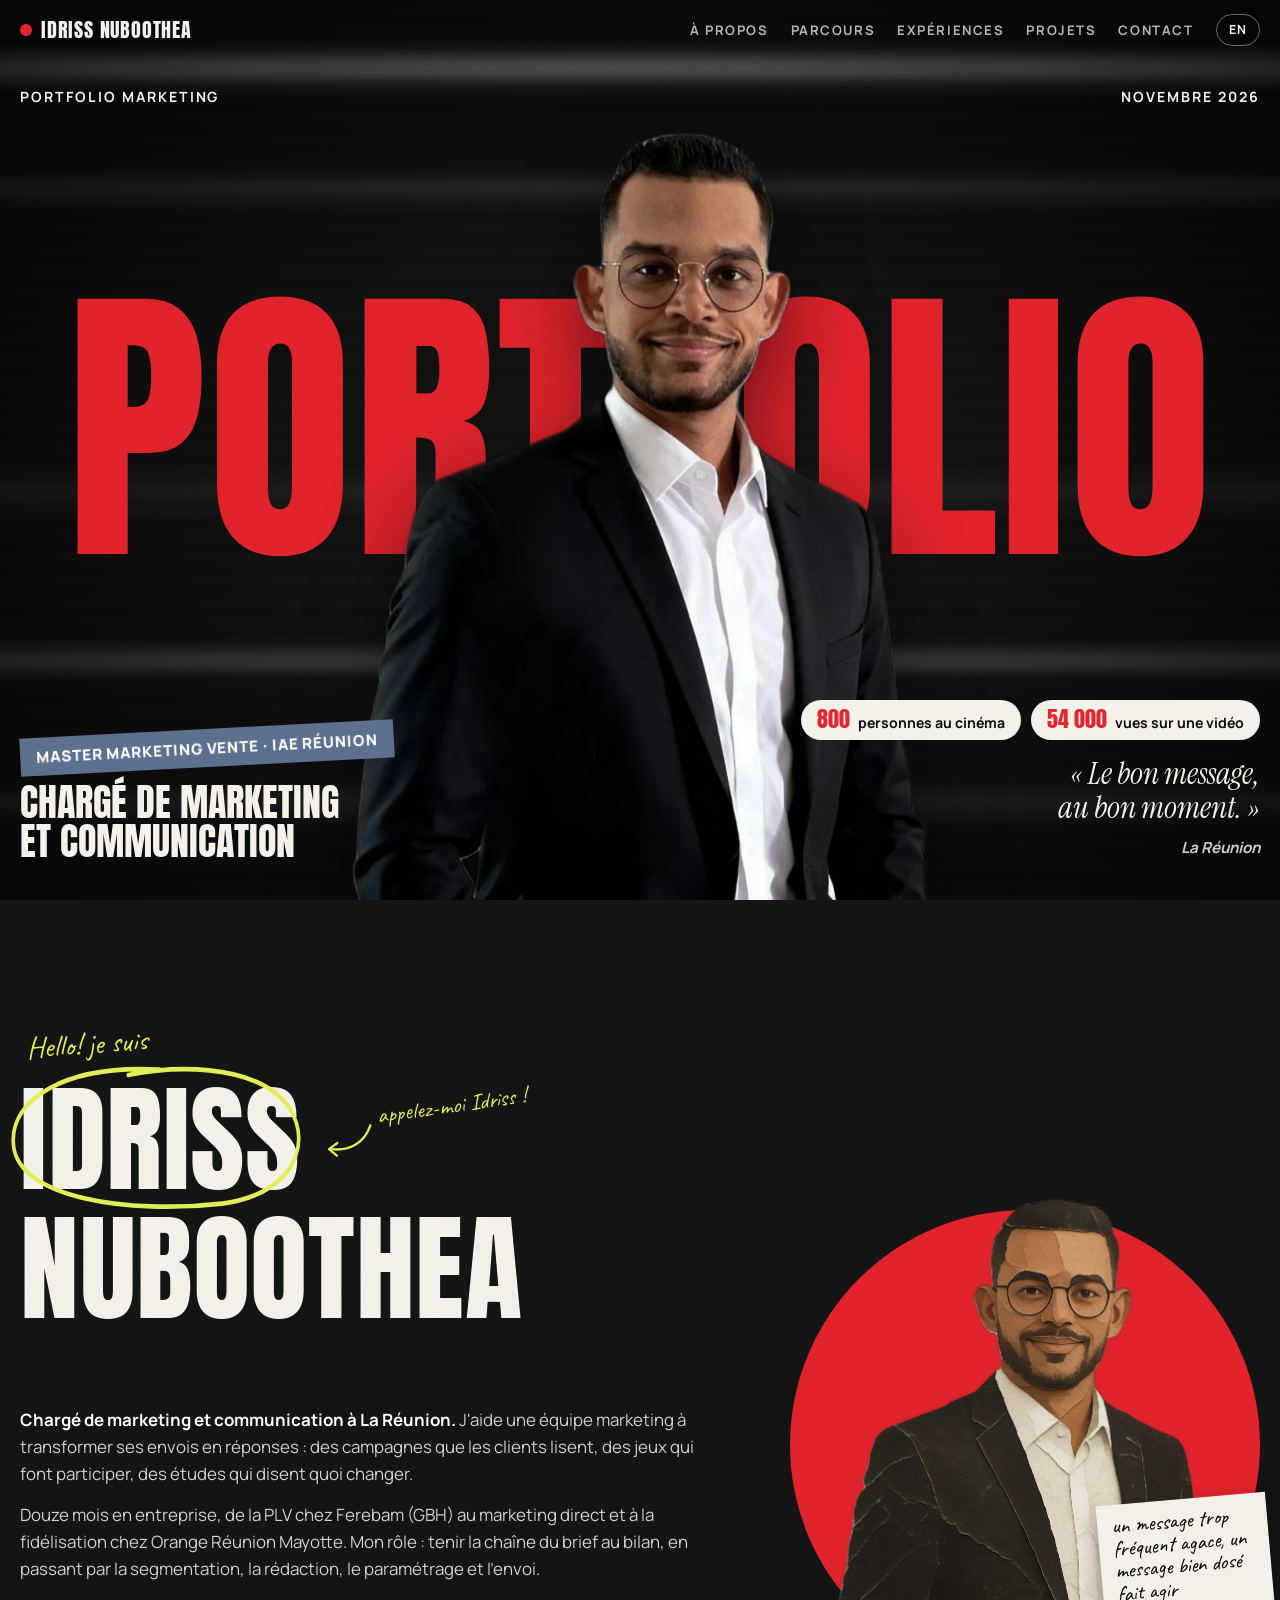
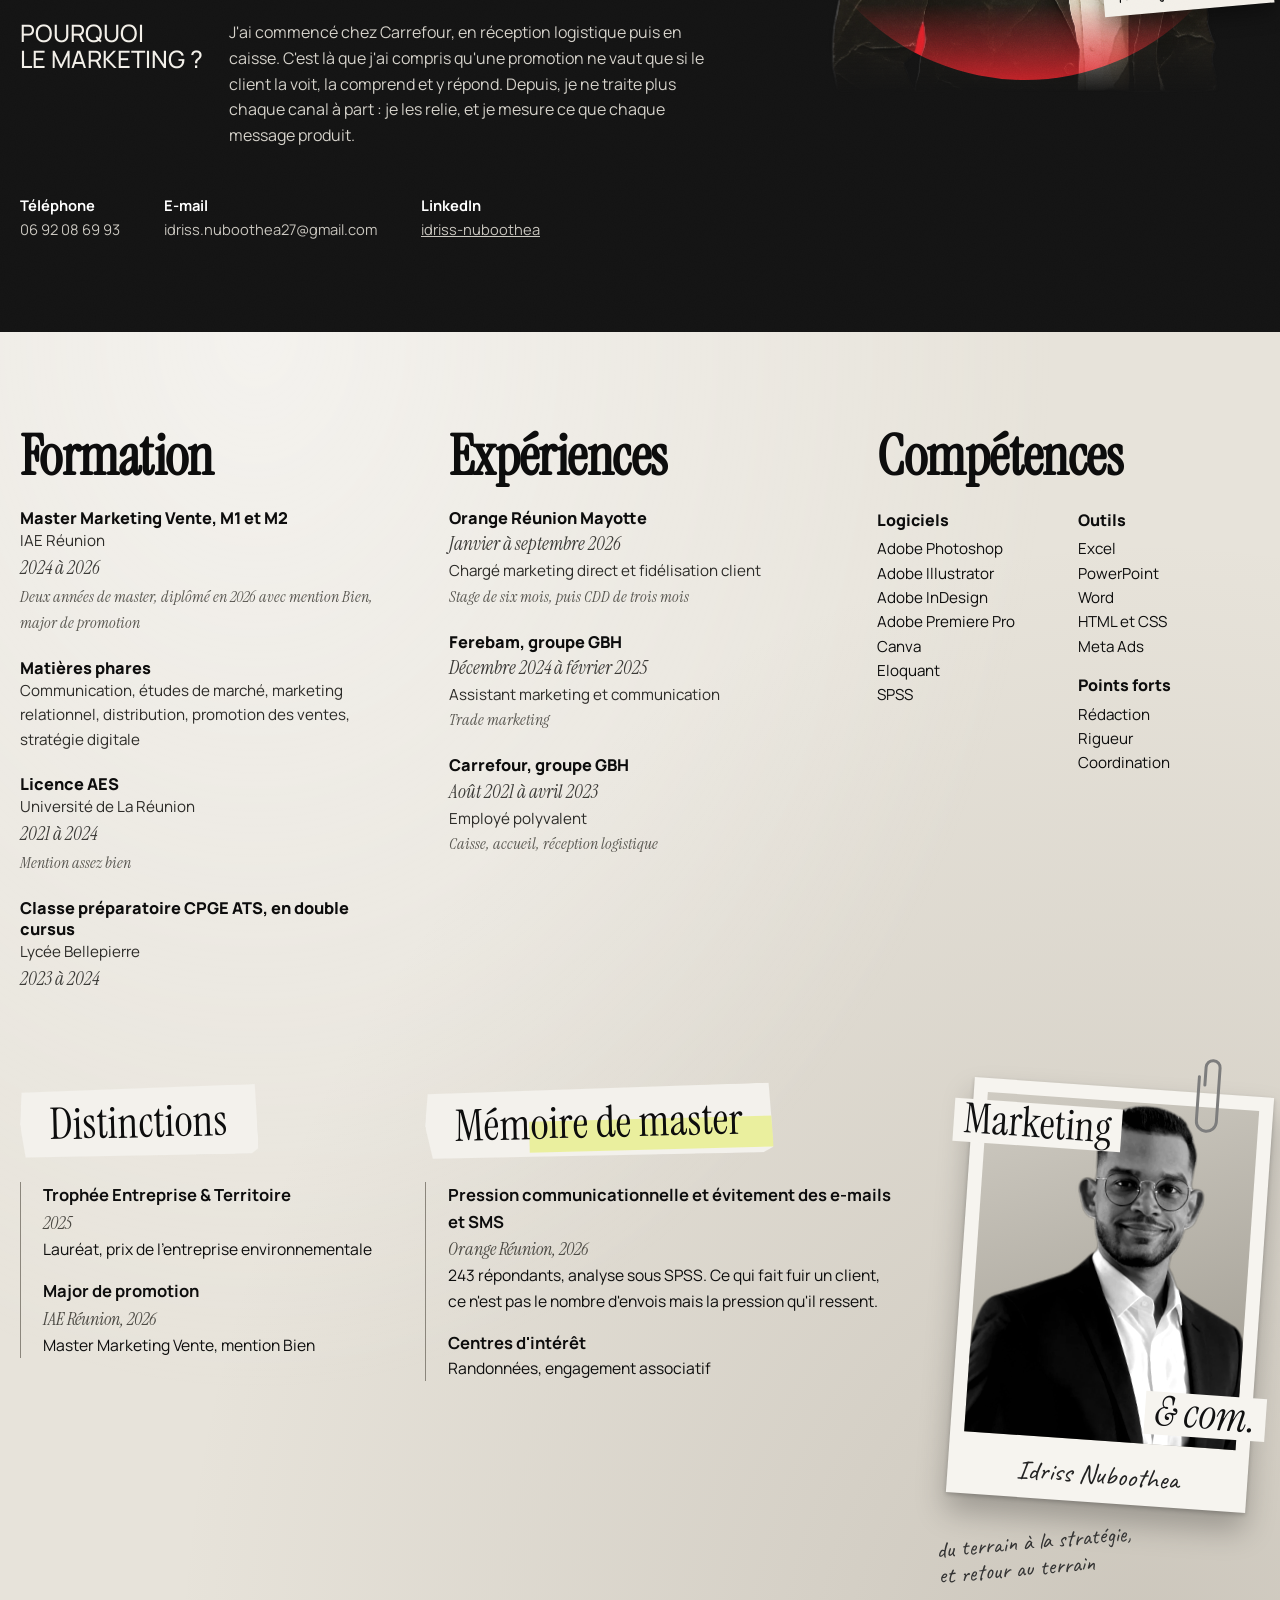
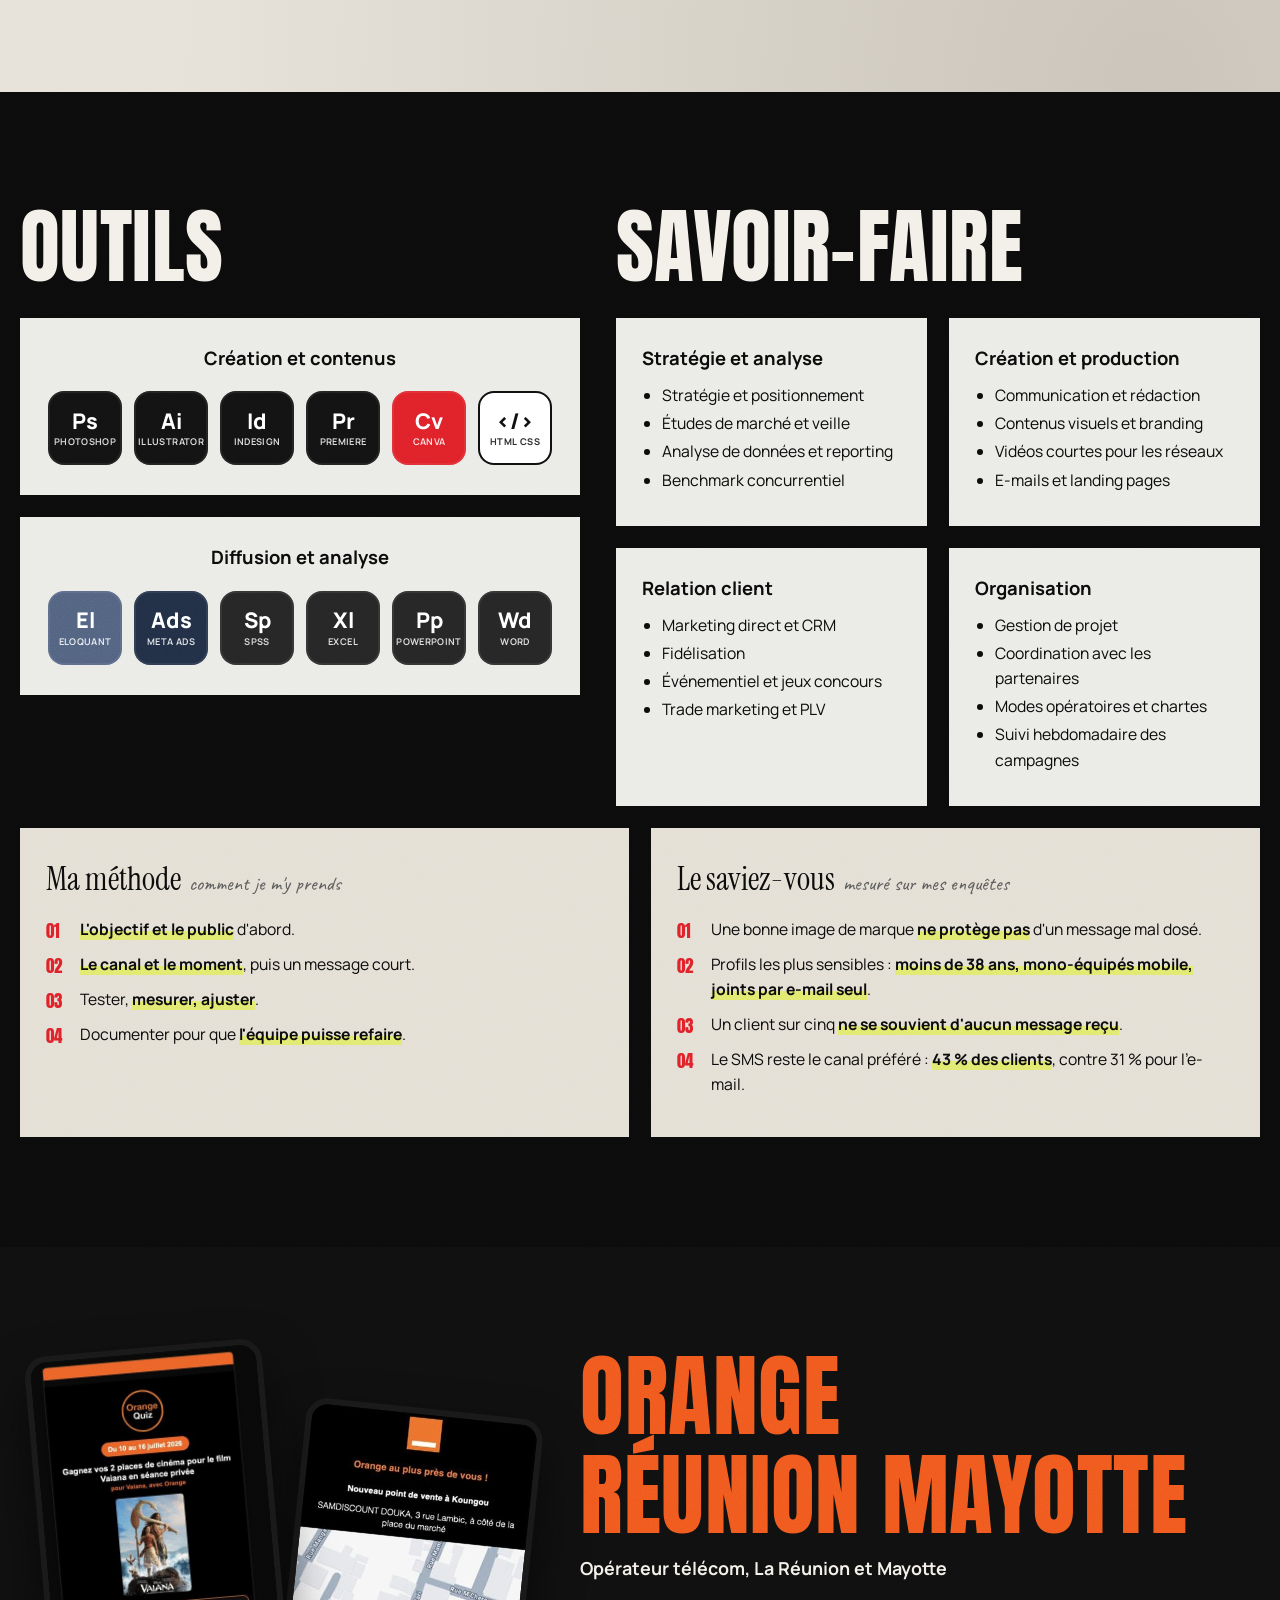
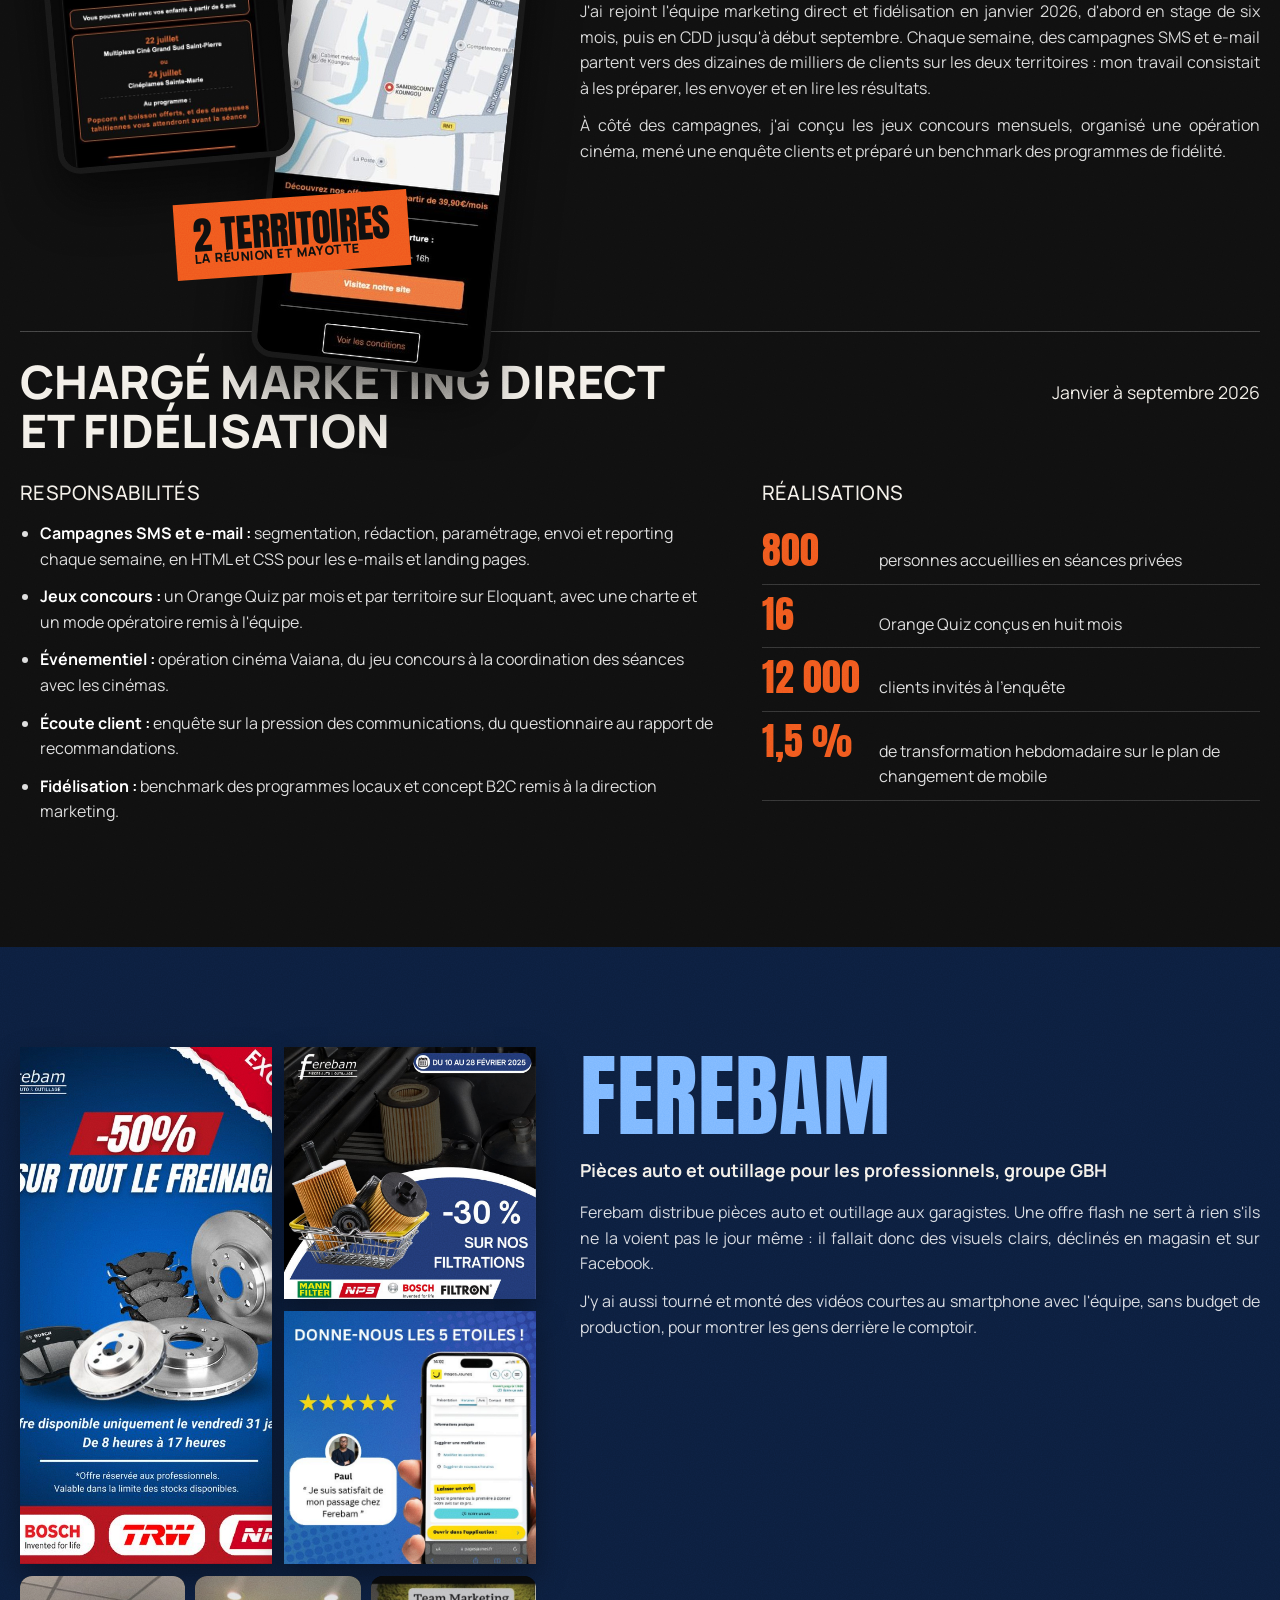
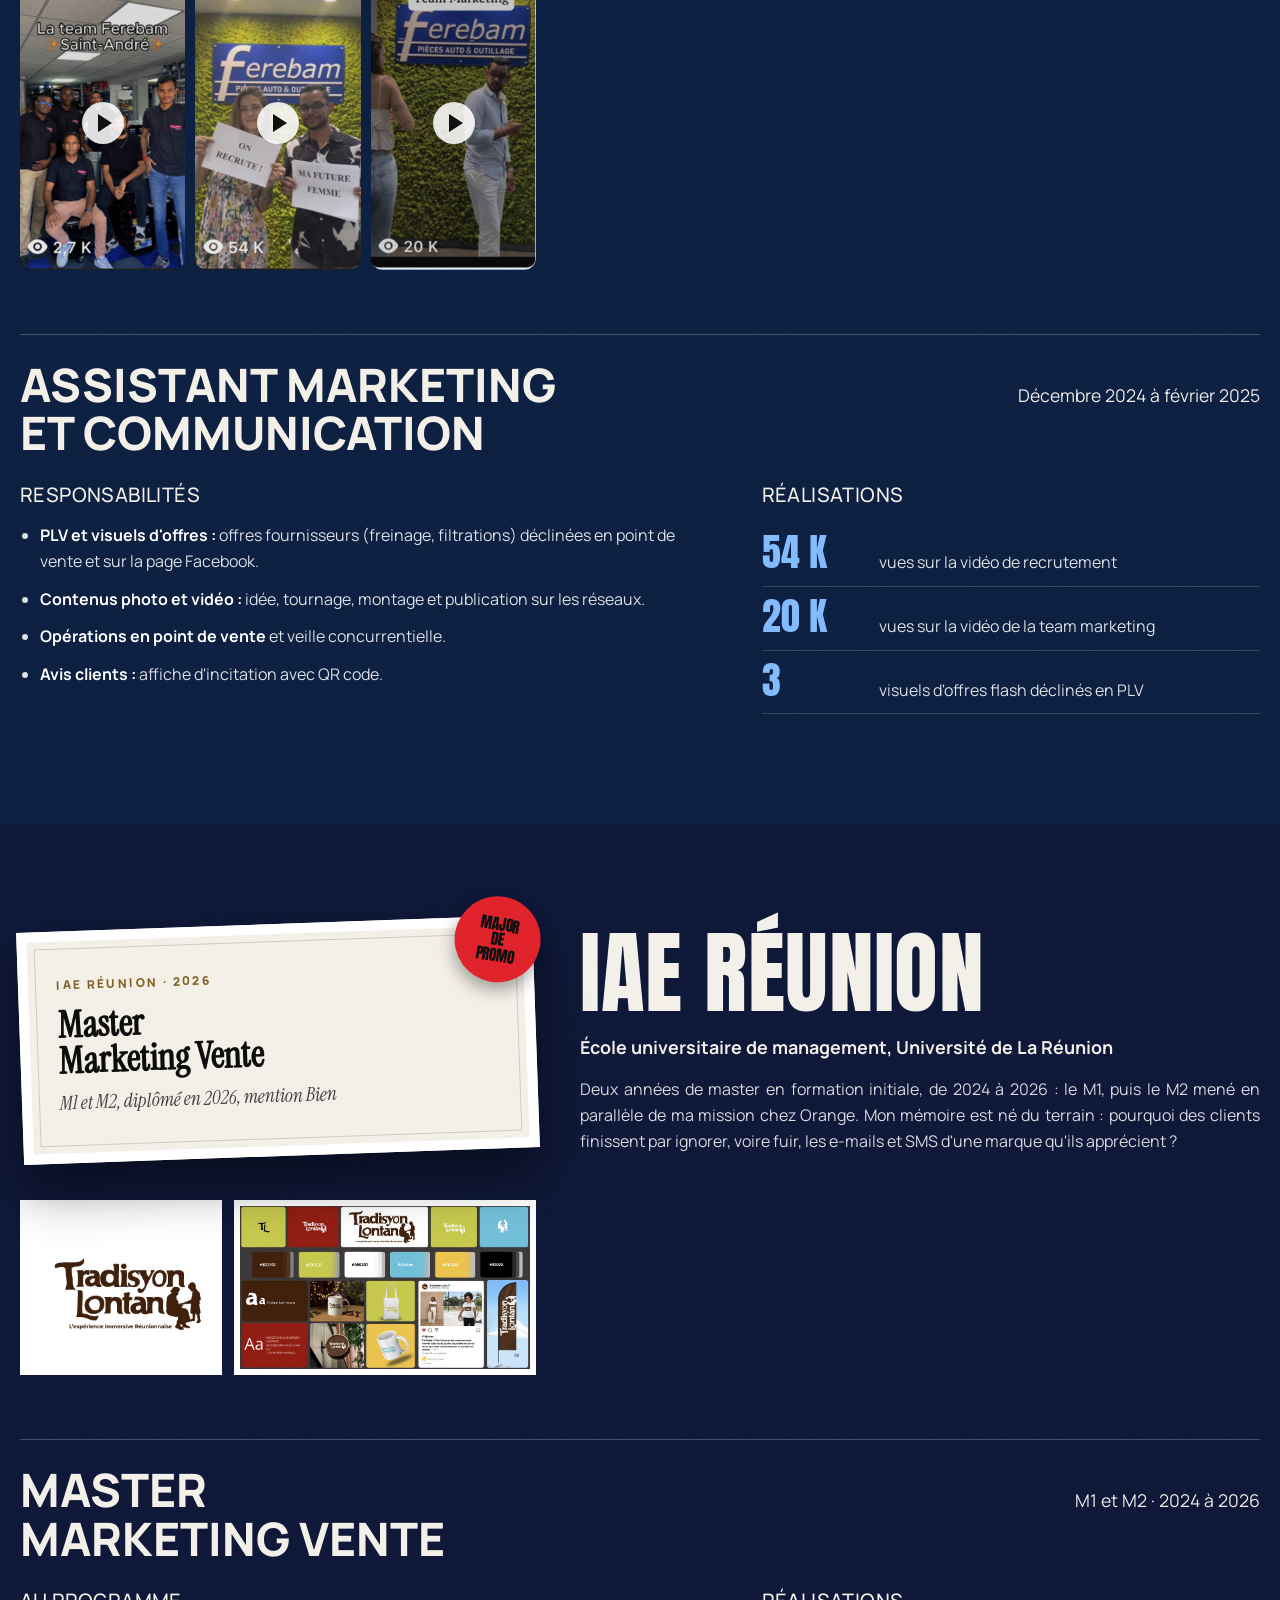
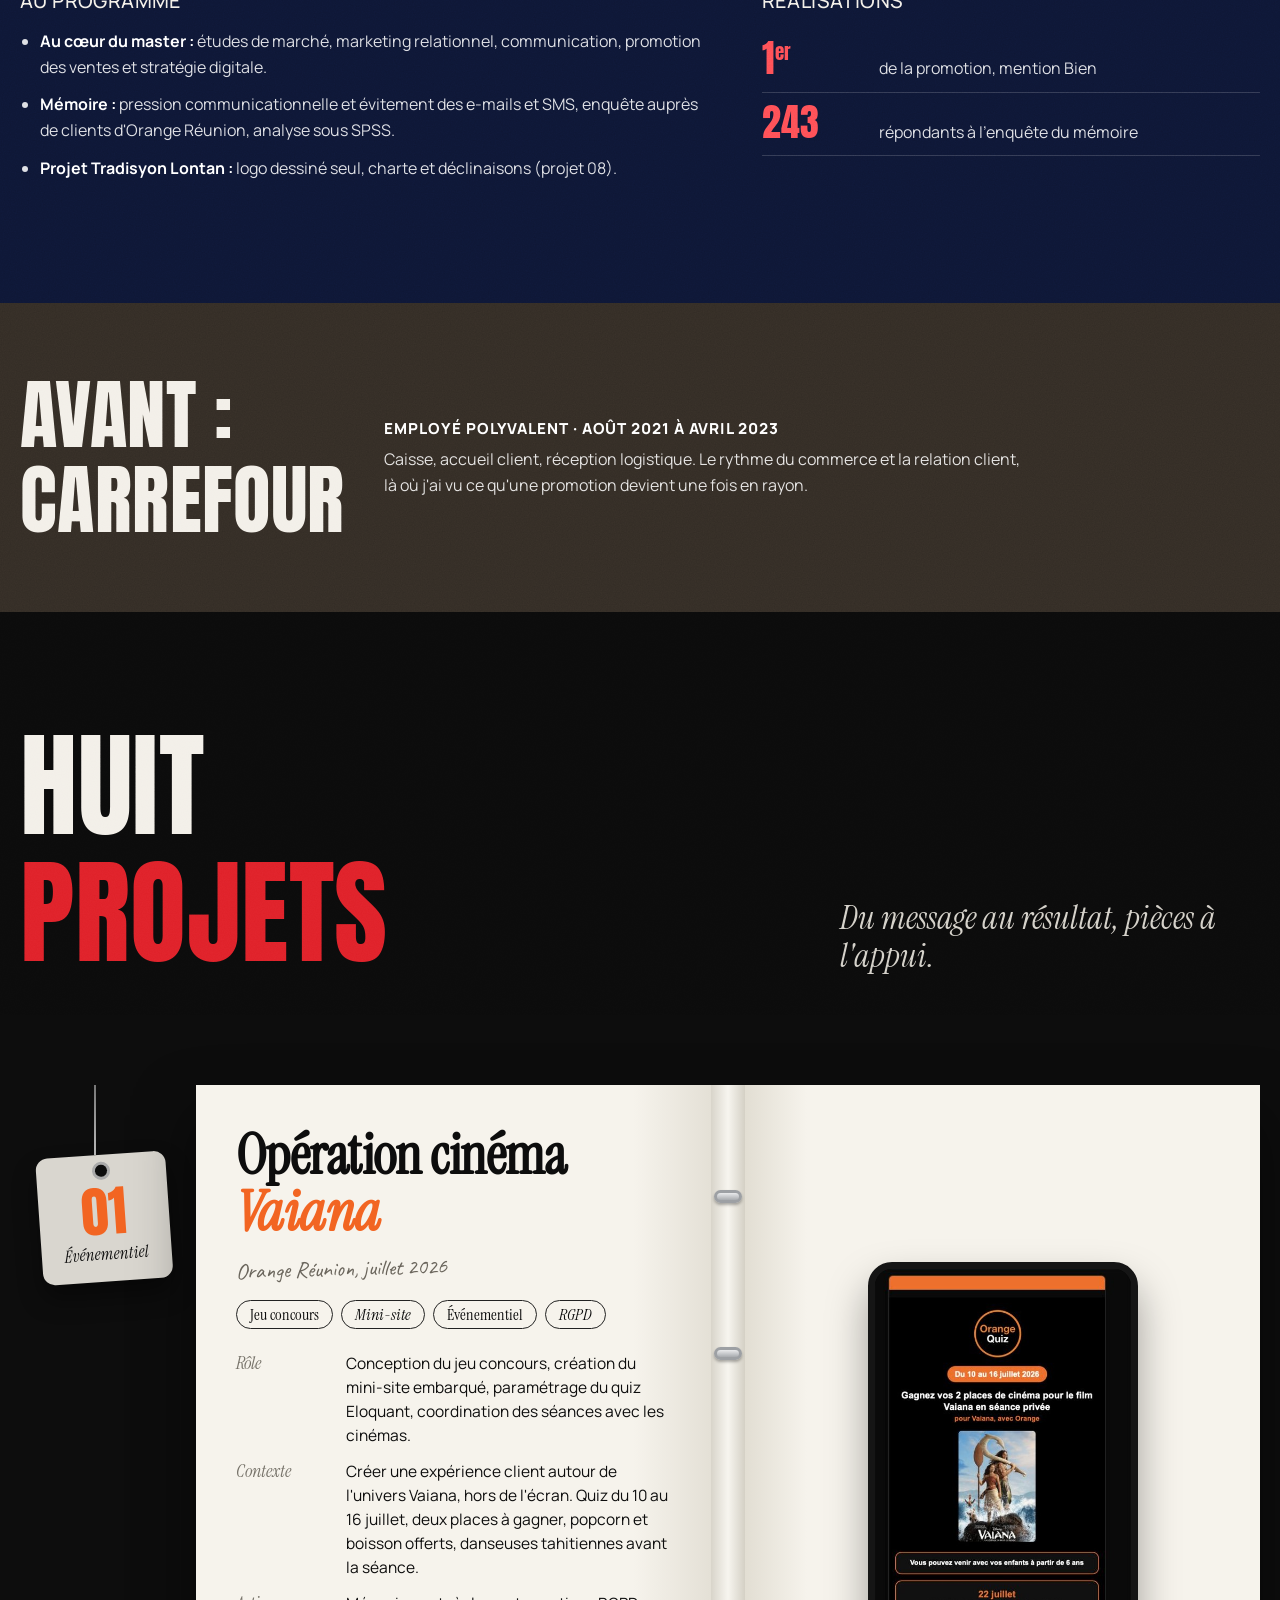
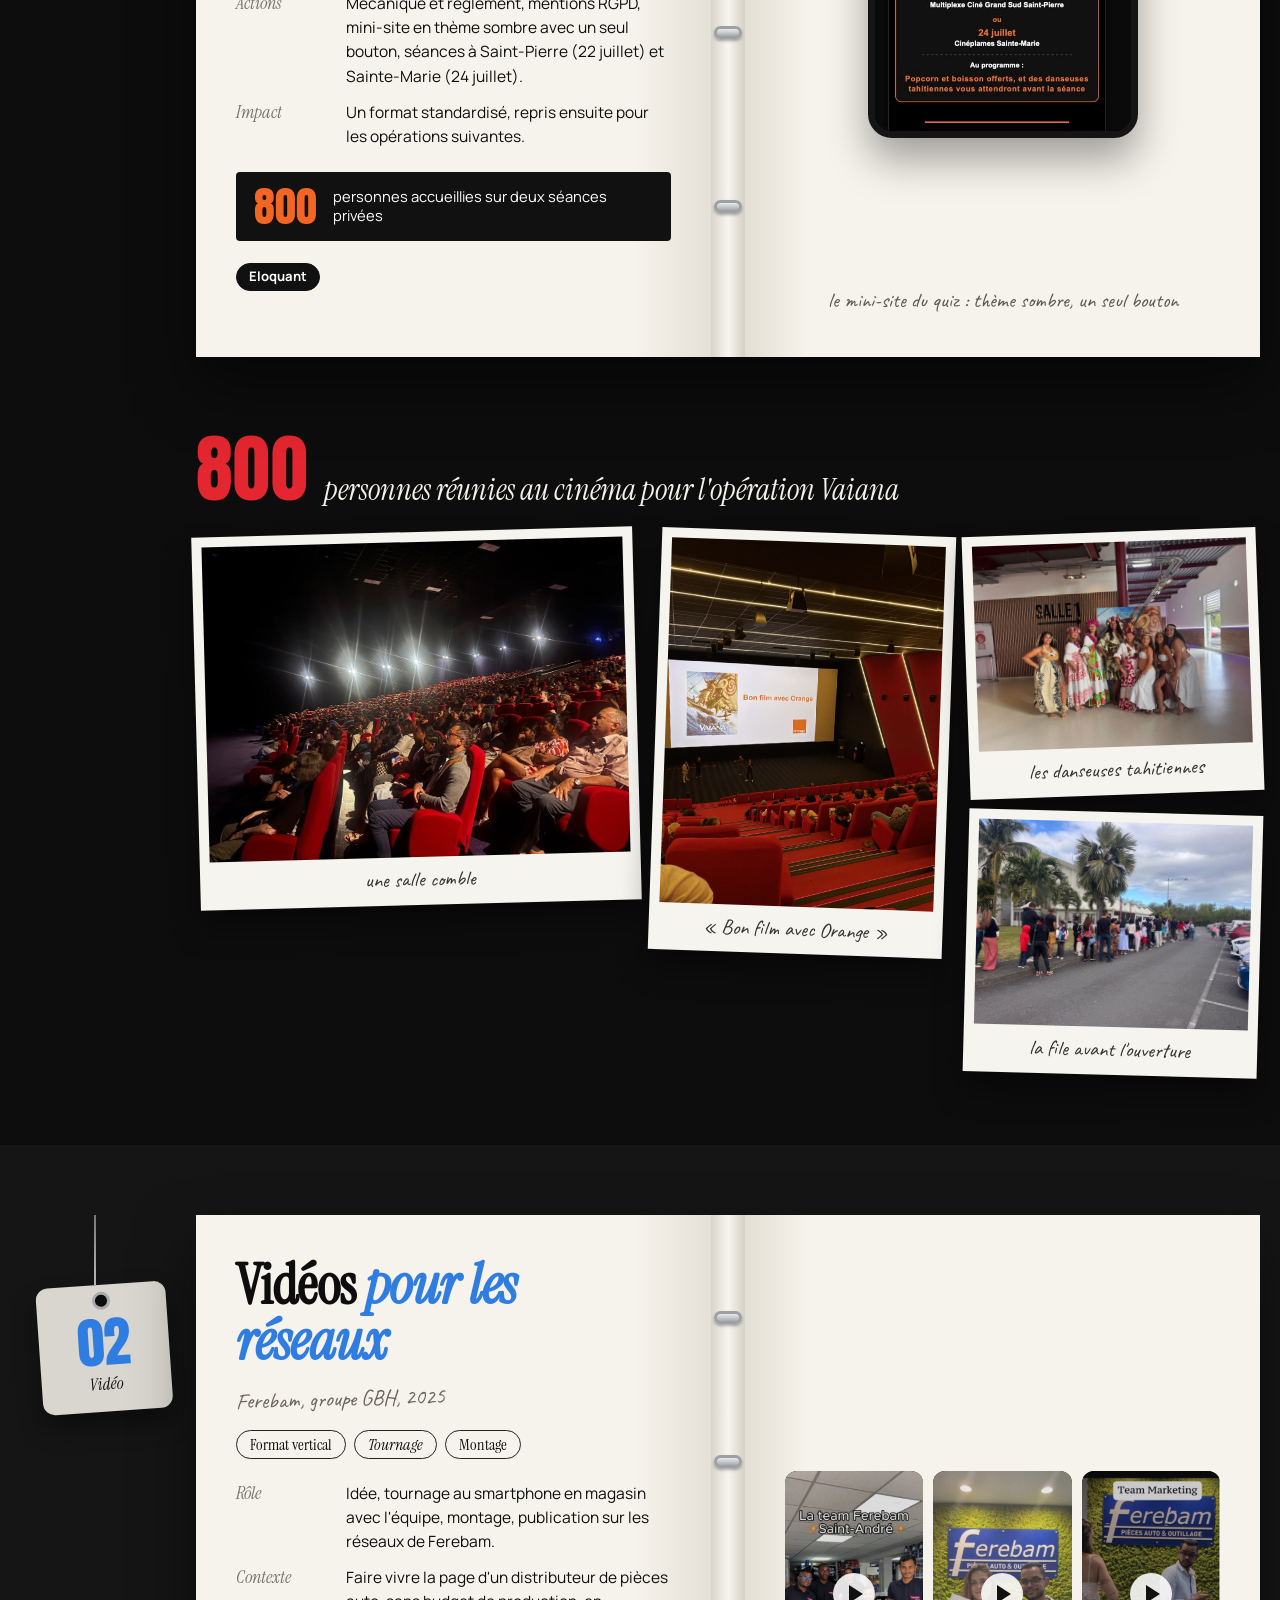
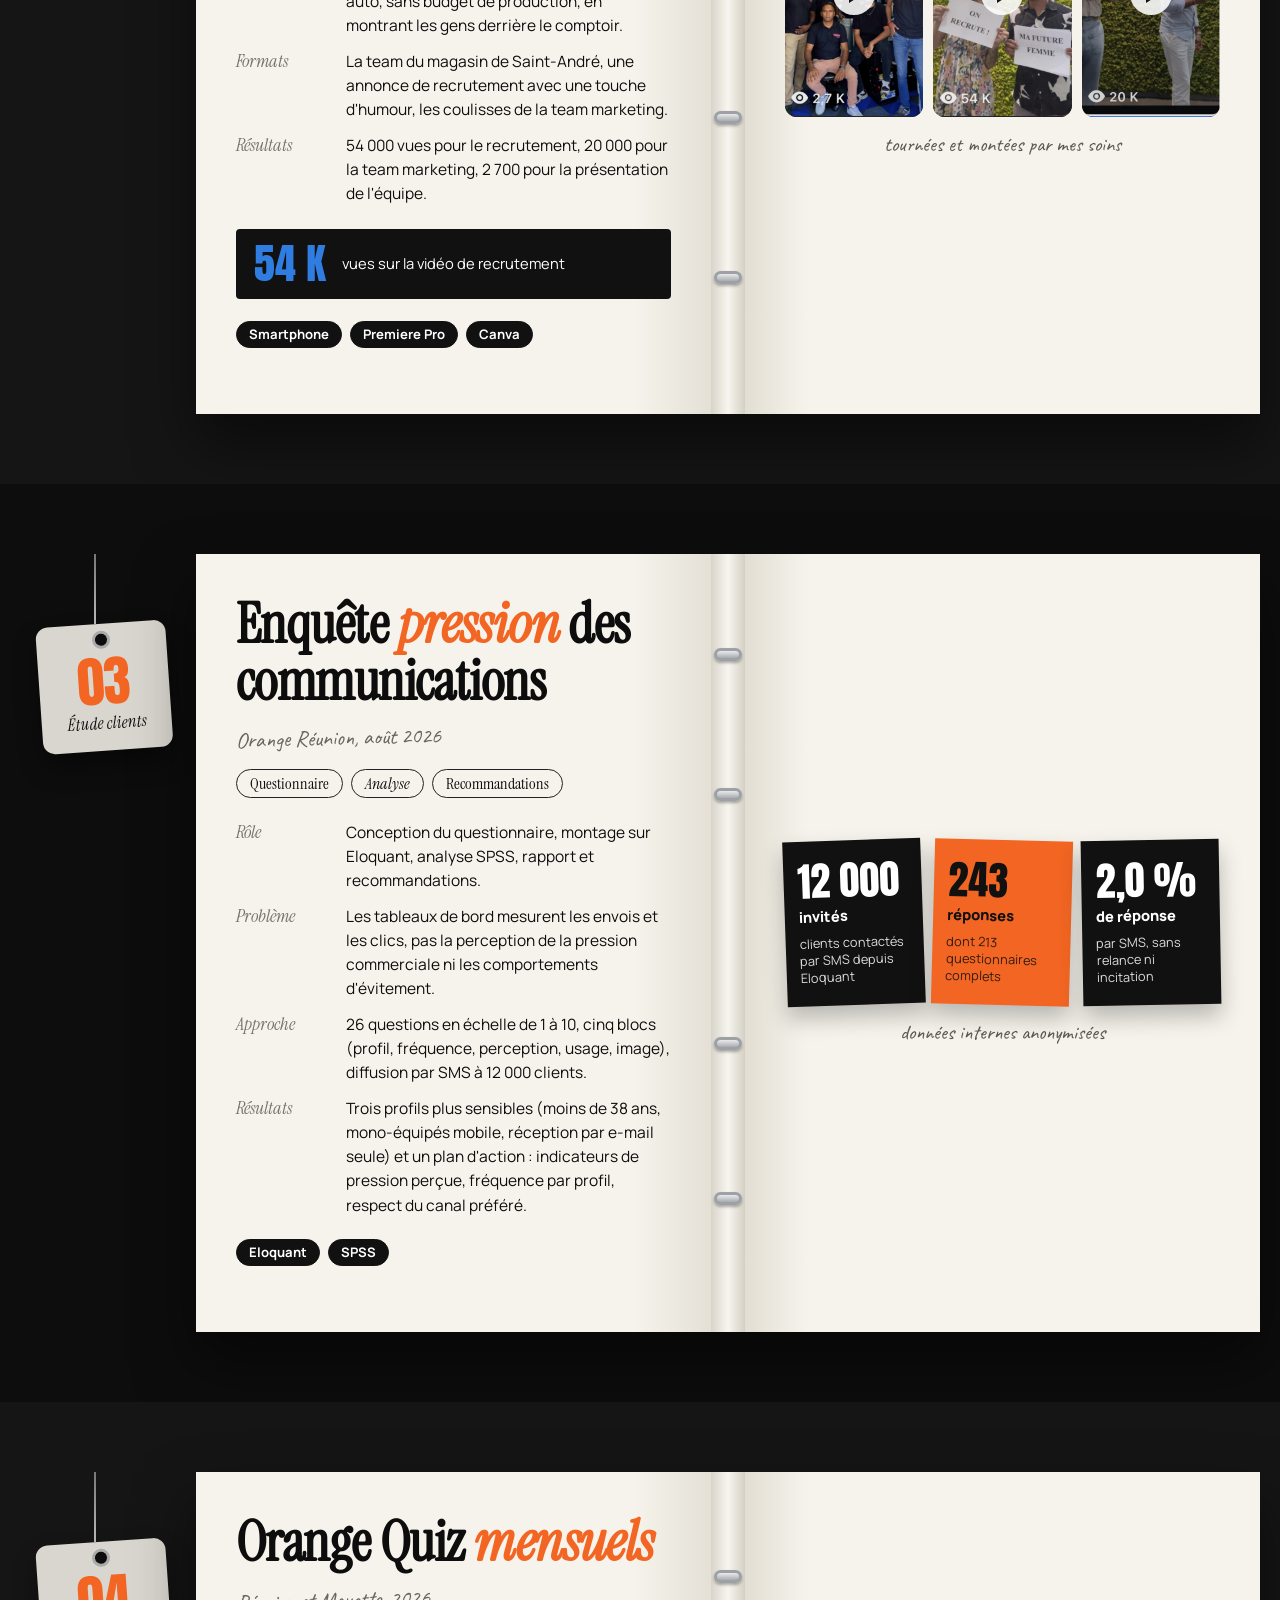
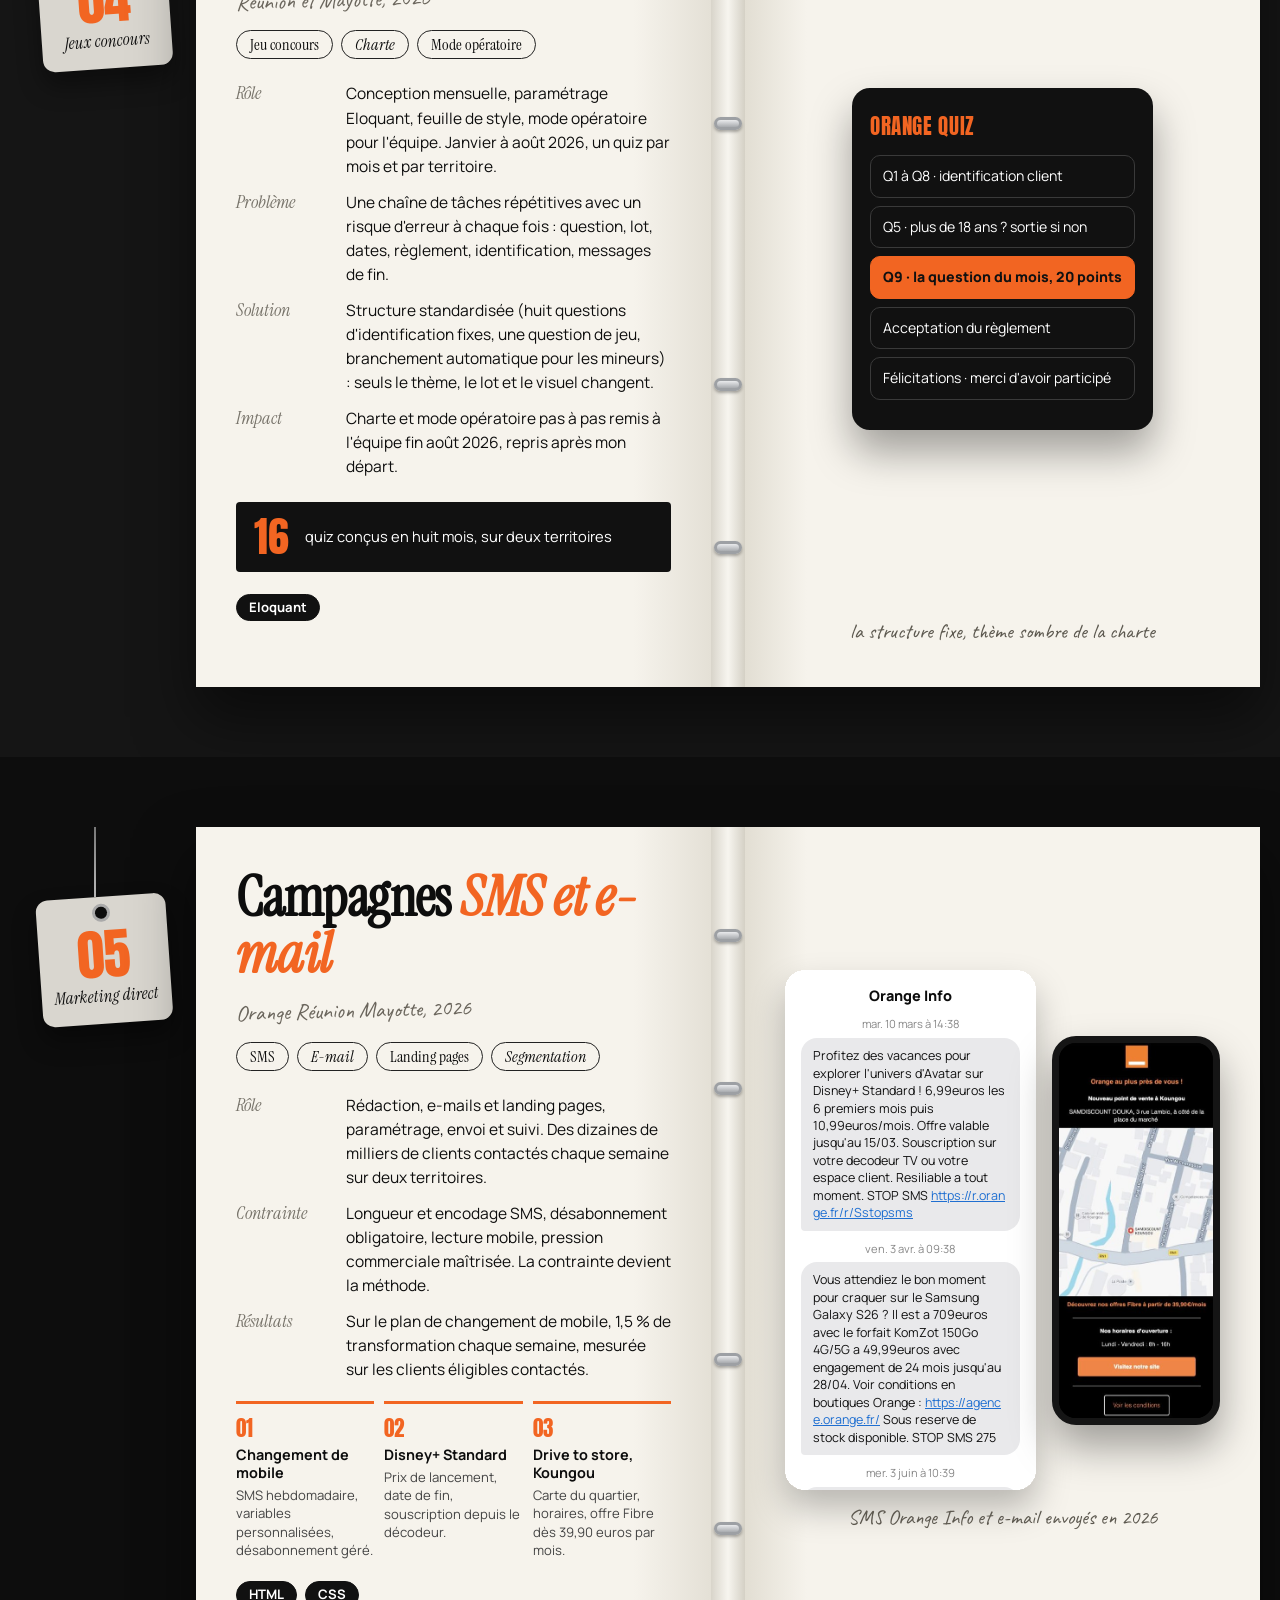
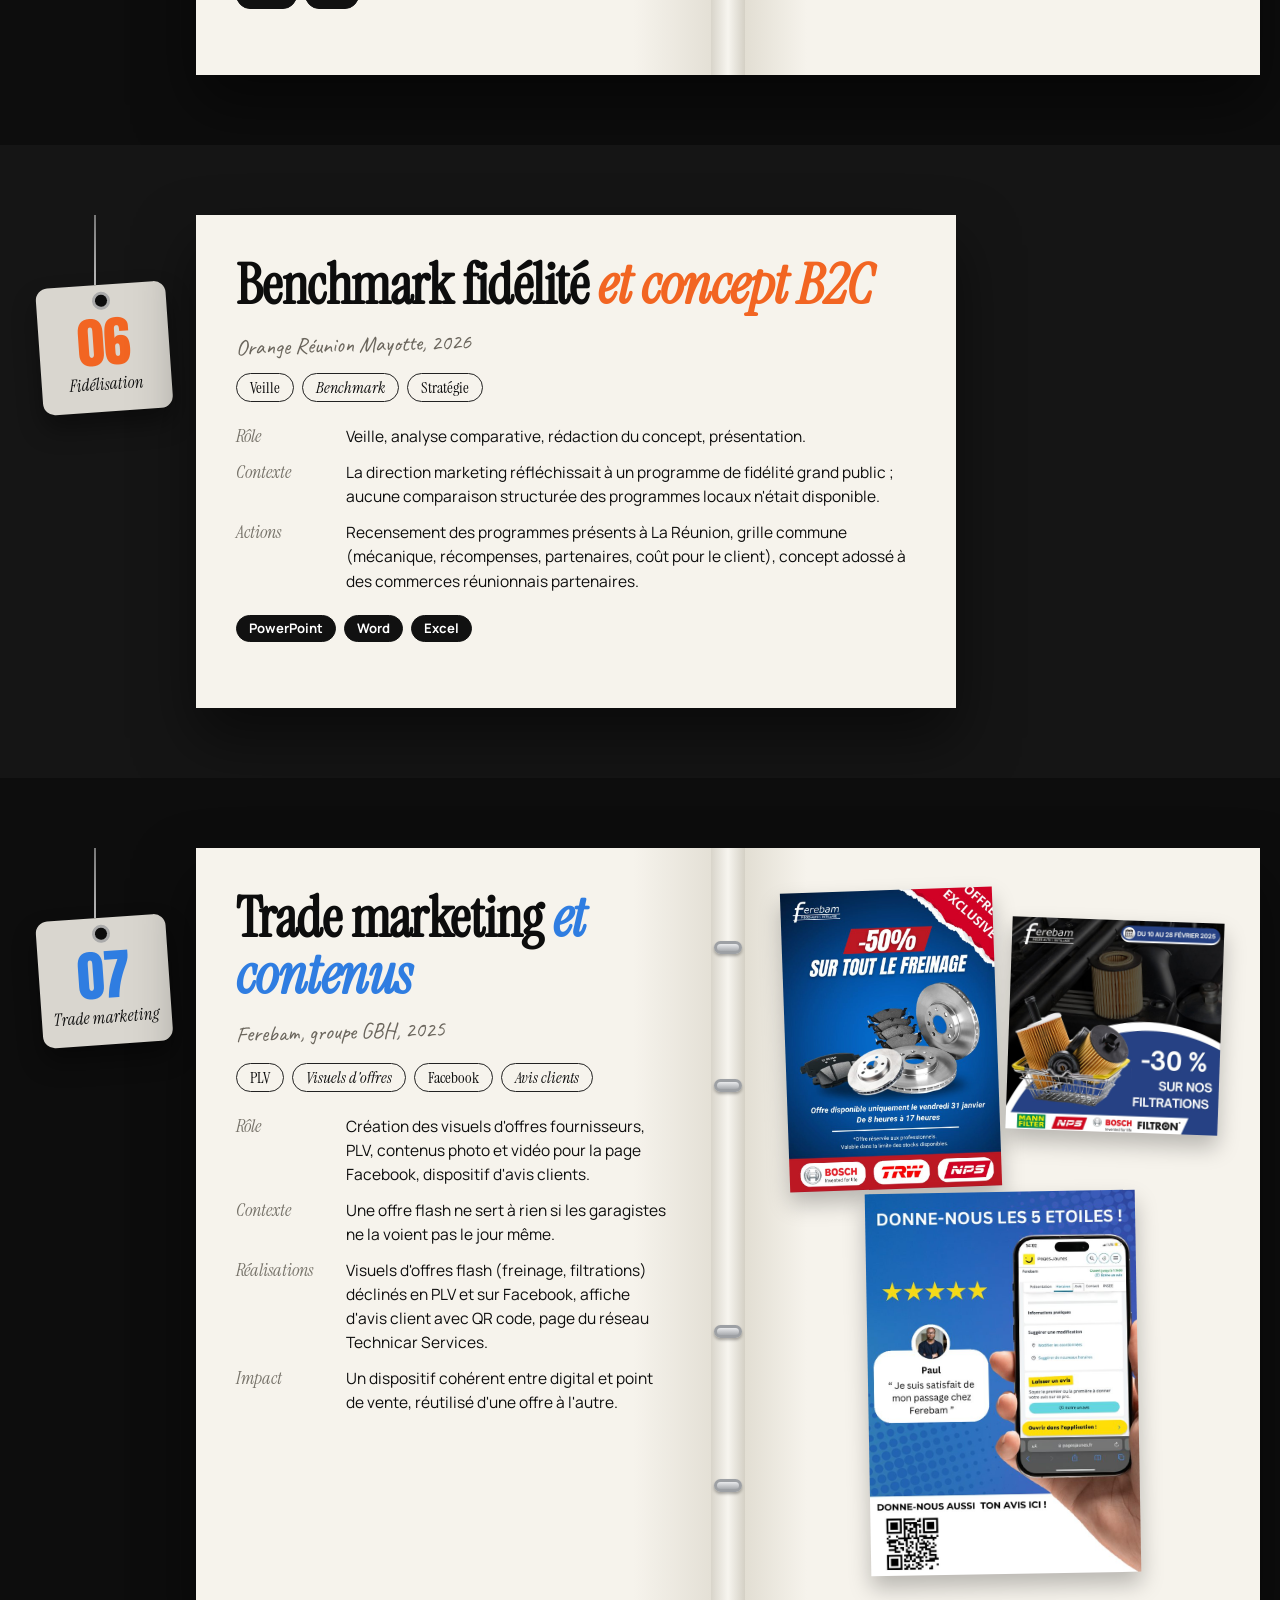
<file: index.html>
<!doctype html>
<html lang="fr">
<head>
<meta charset="utf-8">
<meta name="viewport" content="width=device-width,initial-scale=1">
<title>Idriss Nuboothea · Portfolio marketing</title>
<meta name="description" content="Portfolio d'Idriss Nuboothea, chargé de marketing et communication à La Réunion : marketing direct, CRM, contenus, études clients.">
<link rel="icon" href="data:image/svg+xml,%3Csvg xmlns='http://www.w3.org/2000/svg' viewBox='0 0 64 64'%3E%3Ccircle cx='32' cy='32' r='30' fill='%23f26522'/%3E%3Ctext x='32' y='42' font-family='Arial' font-weight='700' font-size='30' text-anchor='middle' fill='%230b0b0b'%3EIN%3C/text%3E%3C/svg%3E">
<link rel="preconnect" href="https://fonts.googleapis.com"><link rel="preconnect" href="https://fonts.gstatic.com" crossorigin>
<link rel="stylesheet" href="https://fonts.googleapis.com/css2?family=Anton&family=Instrument+Serif:ital@0;1&family=Manrope:wght@400;500;700;800&family=Caveat:wght@600&display=swap">
<link rel="stylesheet" href="style.css?v=7">
</head>
<body>

<svg width="0" height="0" style="position:absolute" aria-hidden="true">
  <symbol id="arrow" viewBox="0 0 60 44"><path d="M4 6 C 10 26, 26 36, 48 34" fill="none" stroke="currentColor" stroke-width="2.6" stroke-linecap="round"/><path d="M40 27 L49 34 L40 41" fill="none" stroke="currentColor" stroke-width="2.6" stroke-linecap="round" stroke-linejoin="round"/></symbol>
  <symbol id="clip" viewBox="0 0 34 84"><path d="M10 30 V12 a7 7 0 0 1 14 0 V66 a10 10 0 0 1 -20 0 V22"/></symbol>
</svg>

<nav class="nav" id="nav"><div class="wrap">
  <a class="brand" href="#top"><i></i>IDRISS NUBOOTHEA</a>
  <ul>
    <li><a href="#bonjour">À propos</a></li>
    <li><a href="#parcours">Parcours</a></li>
    <li><a href="#experiences">Expériences</a></li>
    <li><a href="#projets">Projets</a></li>
    <li><a href="#contact">Contact</a></li>
  </ul>
  <a class="lang" href="en.html" hreflang="en">EN</a>
</div></nav>

<!-- 1. COUVERTURE -->
<header class="cover grain" id="top">
  <div class="streaks" aria-hidden="true"></div>
  <div class="wrap top"><span>Portfolio marketing</span><span>Novembre 2026</span></div>
  <div class="word anton" aria-hidden="true" id="coverword"><span>P</span><span>O</span><span>R</span><span>T</span><span>F</span><span>O</span><span>L</span><span>I</span><span>O</span></div>
  <img class="me" src="img/cutout.webp" alt="Idriss Nuboothea" fetchpriority="high">
  <div class="wrap bot">
    <div>
      <div class="label"><span class="box">Master Marketing Vente · IAE Réunion</span></div>
      <p class="role">Chargé de marketing<br>et communication</p>
    </div>
    <div class="quote"><div class="best"><a href="#p1"><b>800</b>personnes au cinéma</a><a href="#p2"><b>54 000</b>vues sur une vidéo</a></div><q>Le bon message,<br>au bon moment.</q><small>La Réunion</small></div>
  </div>
</header>

<!-- 2. BONJOUR -->
<section class="hello grain" id="bonjour">
  <div class="wrap grid">
    <div>
      <span class="hi"><span id="hello">Bonjour !</span> je suis</span>
      <h2 class="anton"><span class="nm">Idriss<svg class="ring" viewBox="0 0 300 120" preserveAspectRatio="none" aria-hidden="true"><path d="M150 8 C 60 4, 6 30, 10 64 C 14 104, 120 116, 210 108 C 290 100, 300 50, 262 26 C 230 6, 170 4, 120 12"/></svg><span class="callme"><svg aria-hidden="true"><use href="#arrow"/></svg>appelez-moi Idriss !</span></span><br>Nuboothea</h2>
      <div class="bio reveal">
        <p><b>Chargé de marketing et communication à La Réunion.</b> J'aide une équipe marketing à transformer ses envois en réponses : des campagnes que les clients lisent, des jeux qui font participer, des études qui disent quoi changer.</p>
        <p>Douze mois en entreprise, de la PLV chez Ferebam (GBH) au marketing direct et à la fidélisation chez Orange Réunion Mayotte. Mon rôle : tenir la chaîne du brief au bilan, en passant par la segmentation, la rédaction, le paramétrage et l'envoi.</p>
      </div>
      <div class="why reveal">
        <h3>Pourquoi<br>le marketing ?</h3>
        <p>J'ai commencé chez Carrefour, en réception logistique puis en caisse. C'est là que j'ai compris qu'une promotion ne vaut que si le client la voit, la comprend et y répond. Depuis, je ne traite plus chaque canal à part : je les relie, et je mesure ce que chaque message produit.</p>
      </div>
      <div class="contactline reveal">
        <div><b>Téléphone</b>06 92 08 69 93</div>
        <div><b>E-mail</b>idriss.nuboothea27@gmail.com</div>
        <div><b>LinkedIn</b><a href="https://www.linkedin.com/in/idriss-nuboothea/" target="_blank" rel="noopener">idriss-nuboothea</a></div>
      </div>
    </div>
    <div class="circle-wrap reveal">
      <div class="disc"></div>
      <img src="img/illustration.png" alt="Portrait illustré d'Idriss Nuboothea" loading="lazy">
      <div class="sticker">un message trop fréquent agace, un message bien dosé fait agir</div>
    </div>
  </div>
</section>

<!-- 3. PARCOURS, PAGE CLASSEUR -->
<section class="paper cv" id="parcours">
  <div class="wrap">
    <div class="grid3">
      <div class="reveal">
        <h2>Formation</h2>
        <div class="entry"><b>Master Marketing Vente, M1 et M2</b><span>IAE Réunion</span><em>2024 à 2026</em><small>Deux années de master, diplômé en 2026 avec mention Bien, major de promotion</small></div>
        <div class="entry"><b>Matières phares</b><span>Communication, études de marché, marketing relationnel, distribution, promotion des ventes, stratégie digitale</span></div>
        <div class="entry"><b>Licence AES</b><span>Université de La Réunion</span><em>2021 à 2024</em><small>Mention assez bien</small></div>
        <div class="entry"><b>Classe préparatoire CPGE ATS, en double cursus</b><span>Lycée Bellepierre</span><em>2023 à 2024</em></div>
      </div>
      <div class="reveal">
        <h2>Expériences</h2>
        <div class="entry"><b>Orange Réunion Mayotte</b><em>Janvier à septembre 2026</em><span>Chargé marketing direct et fidélisation client</span><small>Stage de six mois, puis CDD de trois mois</small></div>
        <div class="entry"><b>Ferebam, groupe GBH</b><em>Décembre 2024 à février 2025</em><span>Assistant marketing et communication</span><small>Trade marketing</small></div>
        <div class="entry"><b>Carrefour, groupe GBH</b><em>Août 2021 à avril 2023</em><span>Employé polyvalent</span><small>Caisse, accueil, réception logistique</small></div>
      </div>
      <div class="reveal">
        <h2>Compétences</h2>
        <div class="twocol">
          <div><h4>Logiciels</h4><ul><li>Adobe Photoshop</li><li>Adobe Illustrator</li><li>Adobe InDesign</li><li>Adobe Premiere Pro</li><li>Canva</li><li>Eloquant</li><li>SPSS</li></ul></div>
          <div><h4>Outils</h4><ul><li>Excel</li><li>PowerPoint</li><li>Word</li><li>HTML et CSS</li><li>Meta Ads</li></ul>
          <h4 style="margin-top:14px">Points forts</h4><ul><li>Rédaction</li><li>Rigueur</li><li>Coordination</li></ul></div>
        </div>
      </div>
    </div>
    <div class="lower">
      <div class="reveal">
        <span class="tape">Distinctions</span>
        <ul class="facts">
          <li><b>Trophée Entreprise &amp; Territoire</b><i>2025</i><br>Lauréat, prix de l'entreprise environnementale</li>
          <li><b>Major de promotion</b><i>IAE Réunion, 2026</i><br>Master Marketing Vente, mention Bien</li>
        </ul>
      </div>
      <div class="reveal">
        <span class="tape hl">Mémoire de master</span>
        <ul class="facts">
          <li><b>Pression communicationnelle et évitement des e-mails et SMS</b><i>Orange Réunion, 2026</i><br>243 répondants, analyse sous SPSS. Ce qui fait fuir un client, ce n'est pas le nombre d'envois mais la pression qu'il ressent.</li>
          <li><b>Centres d'intérêt</b>Randonnées, engagement associatif</li>
        </ul>
      </div>
      <div class="reveal">
        <div class="polaroid">
          <svg class="clip" viewBox="0 0 34 84" aria-hidden="true"><use href="#clip"/></svg>
          <span class="w1">Marketing</span>
          <div class="ph"><img src="img/cutout.webp" alt="" loading="lazy"></div>
          <span class="w2">&amp; com.</span>
          <span class="cap">Idriss Nuboothea</span>
        </div>
        <span class="note-hand">du terrain à la stratégie,<br>et retour au terrain</span>
      </div>
    </div>
  </div>
</section>

<!-- 4. COMPÉTENCES -->
<section class="skills grain" id="competences">
  <div class="wrap">
    <div class="heads">
      <div class="reveal">
        <h2 class="anton">Outils</h2>
        <div class="panel">
          <h3>Création et contenus</h3>
          <div class="tiles">
            <div class="tile t1">Ps<small>Photoshop</small></div><div class="tile t1">Ai<small>Illustrator</small></div><div class="tile t1">Id<small>InDesign</small></div><div class="tile t1">Pr<small>Premiere</small></div><div class="tile t2">Cv<small>Canva</small></div><div class="tile t5">&lt;/&gt;<small>HTML CSS</small></div>
          </div>
        </div>
        <div class="panel">
          <h3>Diffusion et analyse</h3>
          <div class="tiles">
            <div class="tile t3">El<small>Eloquant</small></div><div class="tile t6">Ads<small>Meta Ads</small></div><div class="tile t4">Sp<small>SPSS</small></div><div class="tile t4">Xl<small>Excel</small></div><div class="tile t4">Pp<small>PowerPoint</small></div><div class="tile t4">Wd<small>Word</small></div>
          </div>
        </div>
      </div>
      <div class="reveal">
        <h2 class="anton">Savoir-faire</h2>
        <div class="sgrid">
          <div class="panel"><h3>Stratégie et analyse</h3><ul><li>Stratégie et positionnement</li><li>Études de marché et veille</li><li>Analyse de données et reporting</li><li>Benchmark concurrentiel</li></ul></div>
          <div class="panel"><h3>Création et production</h3><ul><li>Communication et rédaction</li><li>Contenus visuels et branding</li><li>Vidéos courtes pour les réseaux</li><li>E-mails et landing pages</li></ul></div>
          <div class="panel"><h3>Relation client</h3><ul><li>Marketing direct et CRM</li><li>Fidélisation</li><li>Événementiel et jeux concours</li><li>Trade marketing et PLV</li></ul></div>
          <div class="panel"><h3>Organisation</h3><ul><li>Gestion de projet</li><li>Coordination avec les partenaires</li><li>Modes opératoires et chartes</li><li>Suivi hebdomadaire des campagnes</li></ul></div>
        </div>
      </div>
    </div>
    <div class="learn">
      <div class="panel reveal"><h3>Ma méthode<small>comment je m'y prends</small></h3>
        <ul><li><b>L'objectif et le public</b> d'abord.</li><li><b>Le canal et le moment</b>, puis un message court.</li><li>Tester, <b>mesurer, ajuster</b>.</li><li>Documenter pour que <b>l'équipe puisse refaire</b>.</li></ul></div>
      <div class="panel reveal"><h3>Le saviez-vous<small>mesuré sur mes enquêtes</small></h3>
        <ul><li>Une bonne image de marque <b>ne protège pas</b> d'un message mal dosé.</li><li>Profils les plus sensibles : <b>moins de 38 ans, mono-équipés mobile, joints par e-mail seul</b>.</li><li>Un client sur cinq <b>ne se souvient d'aucun message reçu</b>.</li><li>Le SMS reste le canal préféré : <b>43 % des clients</b>, contre 31 % pour l'e-mail.</li></ul></div>
    </div>
  </div>
</section>

<!-- 5. EXPÉRIENCES, PAGES PLEINE LARGEUR -->
<section class="xp x-orange grain" id="experiences">
  <div class="wrap">
    <div class="grid">
      <div class="vis reveal">
        <div class="collage">
          <div class="phone a"><img src="img/quiz_vaiana.jpg" alt="Mini-site du quiz Orange Vaiana" loading="lazy"></div>
          <div class="phone b"><img src="img/koungou.jpg" alt="E-mail drive to store à Koungou" loading="lazy"></div>
          <div class="bub">2 territoires<small>La Réunion et Mayotte</small></div>
        </div>
      </div>
      <div class="reveal">
        <h2 class="anton">Orange<br>Réunion Mayotte</h2>
        <p class="sub">Opérateur télécom, La Réunion et Mayotte</p>
        <p class="desc">J'ai rejoint l'équipe marketing direct et fidélisation en janvier 2026, d'abord en stage de six mois, puis en CDD jusqu'à début septembre. Chaque semaine, des campagnes SMS et e-mail partent vers des dizaines de milliers de clients sur les deux territoires : mon travail consistait à les préparer, les envoyer et en lire les résultats.</p>
        <p class="desc">À côté des campagnes, j'ai conçu les jeux concours mensuels, organisé une opération cinéma, mené une enquête clients et préparé un benchmark des programmes de fidélité.</p>
      </div>
    </div>
    <div class="roleline reveal"><h3>Chargé marketing direct<br>et fidélisation</h3><span>Janvier à septembre 2026</span></div>
    <div class="resp reveal">
      <div><h4>Responsabilités</h4><ul>
        <li><b>Campagnes SMS et e-mail :</b> segmentation, rédaction, paramétrage, envoi et reporting chaque semaine, en HTML et CSS pour les e-mails et landing pages.</li>
        <li><b>Jeux concours :</b> un Orange Quiz par mois et par territoire sur Eloquant, avec une charte et un mode opératoire remis à l'équipe.</li>
        <li><b>Événementiel :</b> opération cinéma Vaiana, du jeu concours à la coordination des séances avec les cinémas.</li>
        <li><b>Écoute client :</b> enquête sur la pression des communications, du questionnaire au rapport de recommandations.</li>
        <li><b>Fidélisation :</b> benchmark des programmes locaux et concept B2C remis à la direction marketing.</li>
      </ul></div>
      <div><h4>Réalisations</h4><ul class="ach">
        <li><strong>800</strong>personnes accueillies en séances privées</li>
        <li><strong>16</strong>Orange Quiz conçus en huit mois</li>
        <li><strong>12 000</strong>clients invités à l'enquête</li>
        <li><strong>1,5 %</strong>de transformation hebdomadaire sur le plan de changement de mobile</li>
      </ul></div>
    </div>
  </div>
</section>

<section class="xp x-ferebam grain">
  <div class="wrap">
    <div class="grid">
      <div class="vis reveal">
        <div class="stack3">
          <img src="img/freinage.jpg" alt="Visuel offre freinage" loading="lazy">
          <img src="img/filtration.jpg" alt="Visuel offre filtrations" loading="lazy">
          <img src="img/satisfaction.jpg" alt="Affiche d'incitation à l'avis client" loading="lazy" style="object-position:top">
        </div>
        <div class="vrow">
          <div class="vt"><img src="img/video_team.jpg" alt="" loading="lazy"><span class="play"></span></div>
          <div class="vt"><img src="img/video_recrute.jpg" alt="" loading="lazy"><span class="play"></span></div>
          <div class="vt"><img src="img/video_marketing.jpg" alt="" loading="lazy"><span class="play"></span></div>
        </div>
      </div>
      <div class="reveal">
        <h2 class="anton">Ferebam</h2>
        <p class="sub">Pièces auto et outillage pour les professionnels, groupe GBH</p>
        <p class="desc">Ferebam distribue pièces auto et outillage aux garagistes. Une offre flash ne sert à rien s'ils ne la voient pas le jour même : il fallait donc des visuels clairs, déclinés en magasin et sur Facebook.</p>
        <p class="desc">J'y ai aussi tourné et monté des vidéos courtes au smartphone avec l'équipe, sans budget de production, pour montrer les gens derrière le comptoir.</p>
      </div>
    </div>
    <div class="roleline reveal"><h3>Assistant marketing<br>et communication</h3><span>Décembre 2024 à février 2025</span></div>
    <div class="resp reveal">
      <div><h4>Responsabilités</h4><ul>
        <li><b>PLV et visuels d'offres :</b> offres fournisseurs (freinage, filtrations) déclinées en point de vente et sur la page Facebook.</li>
        <li><b>Contenus photo et vidéo :</b> idée, tournage, montage et publication sur les réseaux.</li>
        <li><b>Opérations en point de vente</b> et veille concurrentielle.</li>
        <li><b>Avis clients :</b> affiche d'incitation avec QR code.</li>
      </ul></div>
      <div><h4>Réalisations</h4><ul class="ach">
        <li><strong>54 K</strong>vues sur la vidéo de recrutement</li>
        <li><strong>20 K</strong>vues sur la vidéo de la team marketing</li>
        <li><strong>3</strong>visuels d'offres flash déclinés en PLV</li>
      </ul></div>
    </div>
  </div>
</section>

<section class="xp x-iae grain">
  <div class="wrap">
    <div class="grid">
      <div class="vis reveal">
        <div class="diploma">
          <small>IAE Réunion · 2026</small>
          <b>Master<br>Marketing Vente</b>
          <p>M1 et M2, diplômé en 2026, mention Bien</p>
          <span class="seal">Major<br>de<br>promo</span>
        </div>
        <div class="frames">
          <img src="img/logo.jpg" alt="Logo Tradisyon Lontan" loading="lazy" style="object-fit:contain">
          <img src="img/planche.jpg" alt="Planche de marque Tradisyon Lontan" loading="lazy">
        </div>
      </div>
      <div class="reveal">
        <h2 class="anton">IAE Réunion</h2>
        <p class="sub">École universitaire de management, Université de La Réunion</p>
        <p class="desc">Deux années de master en formation initiale, de 2024 à 2026 : le M1, puis le M2 mené en parallèle de ma mission chez Orange. Mon mémoire est né du terrain : pourquoi des clients finissent par ignorer, voire fuir, les e-mails et SMS d'une marque qu'ils apprécient ?</p>
      </div>
    </div>
    <div class="roleline reveal"><h3>Master<br>Marketing Vente</h3><span>M1 et M2 · 2024 à 2026</span></div>
    <div class="resp reveal">
      <div><h4>Au programme</h4><ul>
        <li><b>Au cœur du master :</b> études de marché, marketing relationnel, communication, promotion des ventes et stratégie digitale.</li>
        <li><b>Mémoire :</b> pression communicationnelle et évitement des e-mails et SMS, enquête auprès de clients d'Orange Réunion, analyse sous SPSS.</li>
        <li><b>Projet Tradisyon Lontan :</b> logo dessiné seul, charte et déclinaisons (projet 08).</li>
      </ul></div>
      <div><h4>Réalisations</h4><ul class="ach">
        <li><strong>1<sup style="font-size:.5em">er</sup></strong>de la promotion, mention Bien</li>
        <li><strong>243</strong>répondants à l'enquête du mémoire</li>
      </ul></div>
    </div>
  </div>
</section>

<section class="xp x-carrefour grain">
  <div class="wrap grid reveal">
    <h2 class="anton">Avant :<br>Carrefour</h2>
    <div><p class="k">Employé polyvalent · août 2021 à avril 2023</p><p>Caisse, accueil client, réception logistique. Le rythme du commerce et la relation client, là où j'ai vu ce qu'une promotion devient une fois en rayon.</p></div>
  </div>
</section>

<!-- 6. PROJETS, FICHES CLASSEUR -->
<section class="pintro grain" id="projets">
  <div class="wrap row reveal">
    <h2 class="anton">Huit<br><span class="o">projets</span></h2>
    <p class="serif">Du message au résultat, pièces à l'appui.</p>
  </div>
</section>

<section class="proj c-orange" id="p1"><div class="wrap row">
  <div class="hangtag"><span class="string"></span><div class="card"><b>01</b><span>Événementiel</span></div></div>
  <div class="book reveal">
    <div class="pg l">
      <h3 class="ptitle">Opération cinéma <em>Vaiana</em></h3>
      <span class="when">Orange Réunion, juillet 2026</span>
      <div class="pills"><span class="pill">Jeu concours</span><span class="pill it">Mini-site</span><span class="pill">Événementiel</span><span class="pill it">RGPD</span></div>
      <dl class="case">
        <div><dt>Rôle</dt><dd>Conception du jeu concours, création du mini-site embarqué, paramétrage du quiz Eloquant, coordination des séances avec les cinémas.</dd></div>
        <div><dt>Contexte</dt><dd>Créer une expérience client autour de l'univers Vaiana, hors de l'écran. Quiz du 10 au 16 juillet, deux places à gagner, popcorn et boisson offerts, danseuses tahitiennes avant la séance.</dd></div>
        <div><dt>Actions</dt><dd>Mécanique et règlement, mentions RGPD, mini-site en thème sombre avec un seul bouton, séances à Saint-Pierre (22 juillet) et Sainte-Marie (24 juillet).</dd></div>
        <div><dt>Impact</dt><dd>Un format standardisé, repris ensuite pour les opérations suivantes.</dd></div>
      </dl>
      <div class="impact"><b>800</b><span>personnes accueillies sur deux séances privées</span></div>
      <div class="tools pills"><span class="pill">Eloquant</span></div>
    </div>
    <div class="spine" aria-hidden="true"><i></i><i></i><i></i><i></i></div>
    <div class="pg r">
      <div class="phone"><img src="img/quiz_vaiana.jpg" alt="Mini-site embarqué Orange Quiz Vaiana" loading="lazy"></div>
      <p class="cap">le mini-site du quiz : thème sombre, un seul bouton</p>
    </div>
  </div>
  <div class="evwall reveal">
    <p class="evtitle"><span class="anton">800</span>personnes réunies au cinéma pour l'opération Vaiana</p>
    <div class="evgrid">
      <figure class="ev ev1"><img src="img/vaiana_salle.jpg" alt="Salle de cinéma comble pour la séance Vaiana" loading="lazy"><figcaption>une salle comble</figcaption></figure>
      <figure class="ev ev2"><img src="img/vaiana_ecran2.jpg" alt="Écran « Bon film avec Orange » avant la séance" loading="lazy"><figcaption>« Bon film avec Orange »</figcaption></figure>
      <figure class="ev ev3"><img src="img/vaiana_danseuses.jpg" alt="Danseuses tahitiennes devant l'affiche du film" loading="lazy"><figcaption>les danseuses tahitiennes</figcaption></figure>
      <figure class="ev ev4"><img src="img/vaiana_file.jpg" alt="File d'attente des clients devant le cinéma" loading="lazy"><figcaption>la file avant l'ouverture</figcaption></figure>
      <figure class="ev ev5"><img src="img/vaiana_ecran1.jpg" alt="La salle s'installe avant la projection" loading="lazy"><figcaption>avant la projection</figcaption></figure>
    </div>
  </div>
</div></section>
<section class="proj c-ferebam" id="p2"><div class="wrap row">
  <div class="hangtag"><span class="string"></span><div class="card"><b>02</b><span>Vidéo</span></div></div>
  <div class="book reveal">
    <div class="pg l">
      <h3 class="ptitle">Vidéos <em>pour les réseaux</em></h3>
      <span class="when">Ferebam, groupe GBH, 2025</span>
      <div class="pills"><span class="pill">Format vertical</span><span class="pill it">Tournage</span><span class="pill">Montage</span></div>
      <dl class="case">
        <div><dt>Rôle</dt><dd>Idée, tournage au smartphone en magasin avec l'équipe, montage, publication sur les réseaux de Ferebam.</dd></div>
        <div><dt>Contexte</dt><dd>Faire vivre la page d'un distributeur de pièces auto, sans budget de production, en montrant les gens derrière le comptoir.</dd></div>
        <div><dt>Formats</dt><dd>La team du magasin de Saint-André, une annonce de recrutement avec une touche d'humour, les coulisses de la team marketing.</dd></div>
        <div><dt>Résultats</dt><dd>54 000 vues pour le recrutement, 20 000 pour la team marketing, 2 700 pour la présentation de l'équipe.</dd></div>
      </dl>
      <div class="impact"><b>54 K</b><span>vues sur la vidéo de recrutement</span></div>
      <div class="tools pills"><span class="pill">Smartphone</span><span class="pill">Premiere Pro</span><span class="pill">Canva</span></div>
    </div>
    <div class="spine" aria-hidden="true"><i></i><i></i><i></i><i></i></div>
    <div class="pg r">
      <div class="vrow">
        <div class="vt"><img src="img/video_team.jpg" alt="Vidéo La team Ferebam Saint-André" loading="lazy"><span class="play"></span></div>
        <div class="vt"><img src="img/video_recrute.jpg" alt="Vidéo On recrute" loading="lazy"><span class="play"></span></div>
        <div class="vt"><img src="img/video_marketing.jpg" alt="Vidéo Team Marketing Ferebam" loading="lazy"><span class="play"></span></div>
      </div>
      <p class="cap">tournées et montées par mes soins</p>
    </div>
  </div>
</div></section>
<section class="proj c-orange" id="p3"><div class="wrap row">
  <div class="hangtag"><span class="string"></span><div class="card"><b>03</b><span>Étude clients</span></div></div>
  <div class="book reveal">
    <div class="pg l">
      <h3 class="ptitle">Enquête <em>pression</em> des communications</h3>
      <span class="when">Orange Réunion, août 2026</span>
      <div class="pills"><span class="pill">Questionnaire</span><span class="pill it">Analyse</span><span class="pill">Recommandations</span></div>
      <dl class="case">
        <div><dt>Rôle</dt><dd>Conception du questionnaire, montage sur Eloquant, analyse SPSS, rapport et recommandations.</dd></div>
        <div><dt>Problème</dt><dd>Les tableaux de bord mesurent les envois et les clics, pas la perception de la pression commerciale ni les comportements d'évitement.</dd></div>
        <div><dt>Approche</dt><dd>26 questions en échelle de 1 à 10, cinq blocs (profil, fréquence, perception, usage, image), diffusion par SMS à 12 000 clients.</dd></div>
        <div><dt>Résultats</dt><dd>Trois profils plus sensibles (moins de 38 ans, mono-équipés mobile, réception par e-mail seule) et un plan d'action : indicateurs de pression perçue, fréquence par profil, respect du canal préféré.</dd></div>
      </dl>
      <div class="tools pills"><span class="pill">Eloquant</span><span class="pill">SPSS</span></div>
    </div>
    <div class="spine" aria-hidden="true"><i></i><i></i><i></i><i></i></div>
    <div class="pg r">
      <div class="statgrid">
        <div class="stat"><b>12 000</b><strong>invités</strong><p>clients contactés par SMS depuis Eloquant</p></div>
        <div class="stat"><b>243</b><strong>réponses</strong><p>dont 213 questionnaires complets</p></div>
        <div class="stat"><b>2,0 %</b><strong>de réponse</strong><p>par SMS, sans relance ni incitation</p></div>
      </div>
      <p class="cap">données internes anonymisées</p>
    </div>
  </div>
</div></section>
<section class="proj c-orange" id="p4"><div class="wrap row">
  <div class="hangtag"><span class="string"></span><div class="card"><b>04</b><span>Jeux concours</span></div></div>
  <div class="book reveal">
    <div class="pg l">
      <h3 class="ptitle">Orange Quiz <em>mensuels</em></h3>
      <span class="when">Réunion et Mayotte, 2026</span>
      <div class="pills"><span class="pill">Jeu concours</span><span class="pill it">Charte</span><span class="pill">Mode opératoire</span></div>
      <dl class="case">
        <div><dt>Rôle</dt><dd>Conception mensuelle, paramétrage Eloquant, feuille de style, mode opératoire pour l'équipe. Janvier à août 2026, un quiz par mois et par territoire.</dd></div>
        <div><dt>Problème</dt><dd>Une chaîne de tâches répétitives avec un risque d'erreur à chaque fois : question, lot, dates, règlement, identification, messages de fin.</dd></div>
        <div><dt>Solution</dt><dd>Structure standardisée (huit questions d'identification fixes, une question de jeu, branchement automatique pour les mineurs) : seuls le thème, le lot et le visuel changent.</dd></div>
        <div><dt>Impact</dt><dd>Charte et mode opératoire pas à pas remis à l'équipe fin août 2026, repris après mon départ.</dd></div>
      </dl>
      <div class="impact"><b>16</b><span>quiz conçus en huit mois, sur deux territoires</span></div>
      <div class="tools pills"><span class="pill">Eloquant</span></div>
    </div>
    <div class="spine" aria-hidden="true"><i></i><i></i><i></i><i></i></div>
    <div class="pg r">
      <div class="quizmock" aria-label="Structure type d'un Orange Quiz">
        <div class="t">ORANGE QUIZ</div>
        <div class="q">Q1 à Q8 · identification client</div>
        <div class="q">Q5 · plus de 18 ans ? sortie si non</div>
        <div class="q on">Q9 · la question du mois, 20 points</div>
        <div class="q">Acceptation du règlement</div>
        <div class="q">Félicitations · merci d'avoir participé</div>
      </div>
      <p class="cap">la structure fixe, thème sombre de la charte</p>
    </div>
  </div>
</div></section>
<section class="proj c-orange" id="p5"><div class="wrap row">
  <div class="hangtag"><span class="string"></span><div class="card"><b>05</b><span>Marketing direct</span></div></div>
  <div class="book reveal">
    <div class="pg l">
      <h3 class="ptitle">Campagnes <em>SMS et e-mail</em></h3>
      <span class="when">Orange Réunion Mayotte, 2026</span>
      <div class="pills"><span class="pill">SMS</span><span class="pill it">E-mail</span><span class="pill">Landing pages</span><span class="pill it">Segmentation</span></div>
      <dl class="case">
        <div><dt>Rôle</dt><dd>Rédaction, e-mails et landing pages, paramétrage, envoi et suivi. Des dizaines de milliers de clients contactés chaque semaine sur deux territoires.</dd></div>
        <div><dt>Contrainte</dt><dd>Longueur et encodage SMS, désabonnement obligatoire, lecture mobile, pression commerciale maîtrisée. La contrainte devient la méthode.</dd></div>
        <div><dt>Résultats</dt><dd>Sur le plan de changement de mobile, 1,5 % de transformation chaque semaine, mesurée sur les clients éligibles contactés.</dd></div>
      </dl>
      <div class="minicards">
        <div><b>01</b><strong>Changement de mobile</strong><p>SMS hebdomadaire, variables personnalisées, désabonnement géré.</p></div>
        <div><b>02</b><strong>Disney+ Standard</strong><p>Prix de lancement, date de fin, souscription depuis le décodeur.</p></div>
        <div><b>03</b><strong>Drive to store, Koungou</strong><p>Carte du quartier, horaires, offre Fibre dès 39,90 euros par mois.</p></div>
      </div>
      <div class="tools pills"><span class="pill">HTML</span><span class="pill">CSS</span></div>
    </div>
    <div class="spine" aria-hidden="true"><i></i><i></i><i></i><i></i></div>
    <div class="pg r">
      <div class="duo">
        <div class="sms" aria-label="SMS envoyés depuis l'expéditeur Orange Info">
          <div class="from">Orange Info</div>
          <div class="when2">mar. 10 mars à 14:38</div>
          <div class="b">Profitez des vacances pour explorer l'univers d'Avatar sur Disney+ Standard ! 6,99euros les 6 premiers mois puis 10,99euros/mois. Offre valable jusqu'au 15/03. Souscription sur votre decodeur TV ou votre espace client. Resiliable a tout moment. STOP SMS <span class="lnk">https://r.orange.fr/r/Sstopsms</span></div>
          <div class="when2">ven. 3 avr. à 09:38</div>
          <div class="b">Vous attendiez le bon moment pour craquer sur le Samsung Galaxy S26 ? Il est a 709euros avec le forfait KomZot 150Go 4G/5G a 49,99euros avec engagement de 24 mois jusqu'au 28/04. Voir conditions en boutiques Orange : <span class="lnk">https://agence.orange.fr/</span> Sous reserve de stock disponible. STOP SMS 275</div>
          <div class="when2">mer. 3 juin à 10:39</div>
          <div class="b">Double gagnant : Le Google Pixel 10A a 319euros en passant sur le forfait KomZot 150Go 4G/5G a 49,99euros jusqu'au 15/07! Voir conditions en boutiques Orange: <span class="lnk">https://agence.orange.fr/</span> Sous reserve de stock disponible. STOP SMS 275</div>
        </div>
        <div class="phone"><img src="img/koungou.jpg" alt="E-mail drive to store à Koungou" loading="lazy"></div>
      </div>
      <p class="cap">SMS Orange Info et e-mail envoyés en 2026</p>
    </div>
  </div>
</div></section>
<section class="proj c-orange" id="p6"><div class="wrap row">
  <div class="hangtag"><span class="string"></span><div class="card"><b>06</b><span>Fidélisation</span></div></div>
  <div class="book solo reveal">
    <div class="pg l">
      <h3 class="ptitle">Benchmark fidélité <em>et concept B2C</em></h3>
      <span class="when">Orange Réunion Mayotte, 2026</span>
      <div class="pills"><span class="pill">Veille</span><span class="pill it">Benchmark</span><span class="pill">Stratégie</span></div>
      <dl class="case">
        <div><dt>Rôle</dt><dd>Veille, analyse comparative, rédaction du concept, présentation.</dd></div>
        <div><dt>Contexte</dt><dd>La direction marketing réfléchissait à un programme de fidélité grand public ; aucune comparaison structurée des programmes locaux n'était disponible.</dd></div>
        <div><dt>Actions</dt><dd>Recensement des programmes présents à La Réunion, grille commune (mécanique, récompenses, partenaires, coût pour le client), concept adossé à des commerces réunionnais partenaires.</dd></div>
      </dl>
      <div class="tools pills"><span class="pill">PowerPoint</span><span class="pill">Word</span><span class="pill">Excel</span></div>
    </div>
  </div>
</div></section>
<section class="proj c-ferebam" id="p7"><div class="wrap row">
  <div class="hangtag"><span class="string"></span><div class="card"><b>07</b><span>Trade marketing</span></div></div>
  <div class="book reveal">
    <div class="pg l">
      <h3 class="ptitle">Trade marketing <em>et contenus</em></h3>
      <span class="when">Ferebam, groupe GBH, 2025</span>
      <div class="pills"><span class="pill">PLV</span><span class="pill it">Visuels d'offres</span><span class="pill">Facebook</span><span class="pill it">Avis clients</span></div>
      <dl class="case">
        <div><dt>Rôle</dt><dd>Création des visuels d'offres fournisseurs, PLV, contenus photo et vidéo pour la page Facebook, dispositif d'avis clients.</dd></div>
        <div><dt>Contexte</dt><dd>Une offre flash ne sert à rien si les garagistes ne la voient pas le jour même.</dd></div>
        <div><dt>Réalisations</dt><dd>Visuels d'offres flash (freinage, filtrations) déclinés en PLV et sur Facebook, affiche d'avis client avec QR code, page du réseau Technicar Services.</dd></div>
        <div><dt>Impact</dt><dd>Un dispositif cohérent entre digital et point de vente, réutilisé d'une offre à l'autre.</dd></div>
      </dl>
    </div>
    <div class="spine" aria-hidden="true"><i></i><i></i><i></i><i></i></div>
    <div class="pg r">
      <div class="mosaic">
        <img src="img/freinage.jpg" alt="Visuel offre freinage -50 % réservée aux professionnels" loading="lazy">
        <img src="img/filtration.jpg" alt="Visuel offre filtrations -30 %" loading="lazy">
        <img src="img/satisfaction.jpg" alt="Affiche Donne-nous les 5 étoiles avec QR code" loading="lazy">
      </div>
    </div>
  </div>
</div></section>
<section class="proj" id="p8"><div class="wrap row">
  <div class="hangtag"><span class="string"></span><div class="card"><b>08</b><span>Identité visuelle</span></div></div>
  <div class="book reveal">
    <div class="pg l">
      <h3 class="ptitle">Tradisyon <em>Lontan</em></h3>
      <span class="when">Projet étudiant, facette créative</span>
      <div class="pills"><span class="pill">Logo</span><span class="pill it">Identité visuelle</span><span class="pill">Charte</span><span class="pill it">Mockups</span></div>
      <dl class="case">
        <div><dt>Rôle</dt><dd>Conception du logo réalisée individuellement, de l'esquisse aux déclinaisons. Charte et supports dans la foulée.</dd></div>
        <div><dt>Contexte</dt><dd>« L'expérience immersive Réunionnaise », un concept de maison immersive autour du patrimoine créole. Il fallait une marque qui dise la transmission sans tomber dans le folklore.</dd></div>
        <div><dt>Choix</dt><dd>Lettrage fait main aux formes rondes, silhouette d'un aîné et d'un enfant intégrée au N final, brun terre #4B2106, accents vert anis, rouge brique, bleu lagon et jaune. Monogramme TL pour les petits formats.</dd></div>
        <div><dt>Supports</dt><dd>Mug, tote bag, enseigne, t-shirt, beach flag, publication Instagram, charte typographique.</dd></div>
      </dl>
    </div>
    <div class="spine" aria-hidden="true"><i></i><i></i><i></i><i></i></div>
    <div class="pg r">
      <div class="frame logo"><img src="img/logo.jpg" alt="Logo Tradisyon Lontan" loading="lazy"></div>
      <div class="frame"><img src="img/planche.jpg" alt="Planche de marque Tradisyon Lontan : palette, typographie, mockups" loading="lazy"></div>
    </div>
  </div>
</div></section>

<!-- 7. TRAVAILLONS ENSEMBLE -->
<section class="work grain" id="contact">
  <div class="wrap grid">
    <div class="badge reveal">
      <div class="disc"></div>
      <svg class="arc" viewBox="0 0 500 500" aria-hidden="true"><defs><path id="circ" d="M250,250 m-212,0 a212,212 0 1,1 424,0 a212,212 0 1,1 -424,0"/></defs><text><textPath href="#circ">LE PORTFOLIO MONTRE · L'ÉCHANGE CONVAINC · LE PORTFOLIO MONTRE · L'ÉCHANGE CONVAINC ·</textPath></text></svg>
      <div class="ph"><img src="img/photo_rond.jpg" alt="Idriss Nuboothea" loading="lazy"></div>
    </div>
    <div class="reveal">
      <h2 class="anton">Travaillons<br>ensemble</h2>
      <p class="dispo">Disponible immédiatement à La Réunion, à Maurice et en métropole, en CDD comme en CDI.</p>
      <div class="clist">
        <div class="crow"><span>E-mail</span><code id="mail">idriss.nuboothea27@gmail.com</code><button type="button" data-copy="mail">Copier</button></div>
        <div class="crow"><span>Téléphone</span><code id="tel">06 92 08 69 93</code><button type="button" data-copy="tel">Copier</button></div>
        <div class="crow"><span>LinkedIn</span><a href="https://www.linkedin.com/in/idriss-nuboothea/" target="_blank" rel="noopener">linkedin.com/in/idriss-nuboothea ↗</a></div>
      </div>
      <div class="act"><a class="cvbtn" href="CV_Idriss_Nuboothea.pdf" download><svg viewBox="0 0 24 24" aria-hidden="true"><path d="M12 3v12m0 0l-4-4m4 4l4-4M4 17v2a2 2 0 002 2h12a2 2 0 002-2v-2" fill="none" stroke="currentColor" stroke-width="2.2" stroke-linecap="round" stroke-linejoin="round"/></svg>Télécharger mon CV</a></div>
    </div>
  </div>
</section>

<!-- 8. MERCI -->
<section class="merci grain" aria-label="Merci">
  <div class="streaks" aria-hidden="true"></div>
  <div class="word anton" aria-hidden="true">Merci</div>
  <img class="me" src="img/cutout.webp" alt="" loading="lazy">
  <span class="sign">à très vite !</span>
</section>

<footer><div class="wrap"><b>IDRISS NUBOOTHEA</b>Portfolio 2026 · Les visuels Orange et Ferebam illustrent mon travail ; les données internes ont été anonymisées.</div></footer>

<script>
(function(){
  var words=['Bonjour !','Bonzour !','Hello!','Hola !','Ciao !','Olá !','Hallo !','Salam !'];
  var el=document.getElementById('hello');
  if(el){var i=0;el.textContent=words[i];setInterval(function(){el.classList.add('out');setTimeout(function(){i=(i+1)%words.length;el.textContent=words[i];el.classList.remove('out')},350)},2200)}
  var nav=document.getElementById('nav');
  function onScroll(){nav.classList.toggle('solid',scrollY>40)}
  addEventListener('scroll',onScroll,{passive:true});onScroll();
  var els=document.querySelectorAll('.reveal,.hello');
  if('IntersectionObserver' in window){
    var io=new IntersectionObserver(function(es){es.forEach(function(e){if(e.isIntersecting){e.target.classList.add('in');io.unobserve(e.target)}})},{threshold:.12});
    els.forEach(function(e){io.observe(e)});
  }else{els.forEach(function(e){e.classList.add('in')})}
  var w=document.getElementById('coverword');
  if(w&&matchMedia('(pointer:fine)').matches&&!matchMedia('(prefers-reduced-motion:reduce)').matches){
    var sp=w.children;
    addEventListener('mousemove',function(ev){var x=ev.clientX/innerWidth-.5,y=ev.clientY/innerHeight-.5;for(var k=0;k<sp.length;k++){var d=(k-4)*3;sp[k].style.transform='translate('+(x*d)+'px,'+(y*(10+Math.abs(d)))+'px)'}},{passive:true});
  }
  document.querySelectorAll('[data-copy]').forEach(function(b){
    var lab=b.textContent;
    b.addEventListener('click',function(){
      var t=document.getElementById(b.dataset.copy).textContent;
      function done(){b.textContent='Copié';setTimeout(function(){b.textContent=lab},1500)}
      if(navigator.clipboard&&navigator.clipboard.writeText){navigator.clipboard.writeText(t).then(done,function(){})}
    });
  });
})();
</script>
<script>
/* Ajuste le texte circulaire pour qu'il fasse exactement le tour, sans chevauchement */
(function(){function fit(){document.querySelectorAll('.badge svg.arc').forEach(function(svg){var t=svg.querySelector('text'),p=svg.querySelector('path');if(!t||!p)return;var L=p.getTotalLength(),fs=25;t.style.fontSize=fs+'px';var w=t.getComputedTextLength();if(w>0){t.style.fontSize=(fs*L*0.97/w)+'px'}})}
fit();if(document.fonts){document.fonts.ready.then(fit);if(document.fonts.load){document.fonts.load('800 25px Manrope').then(fit)}}addEventListener('load',fit);setTimeout(fit,1500);addEventListener('resize',fit)})();
</script>
</body>
</html>
</file>
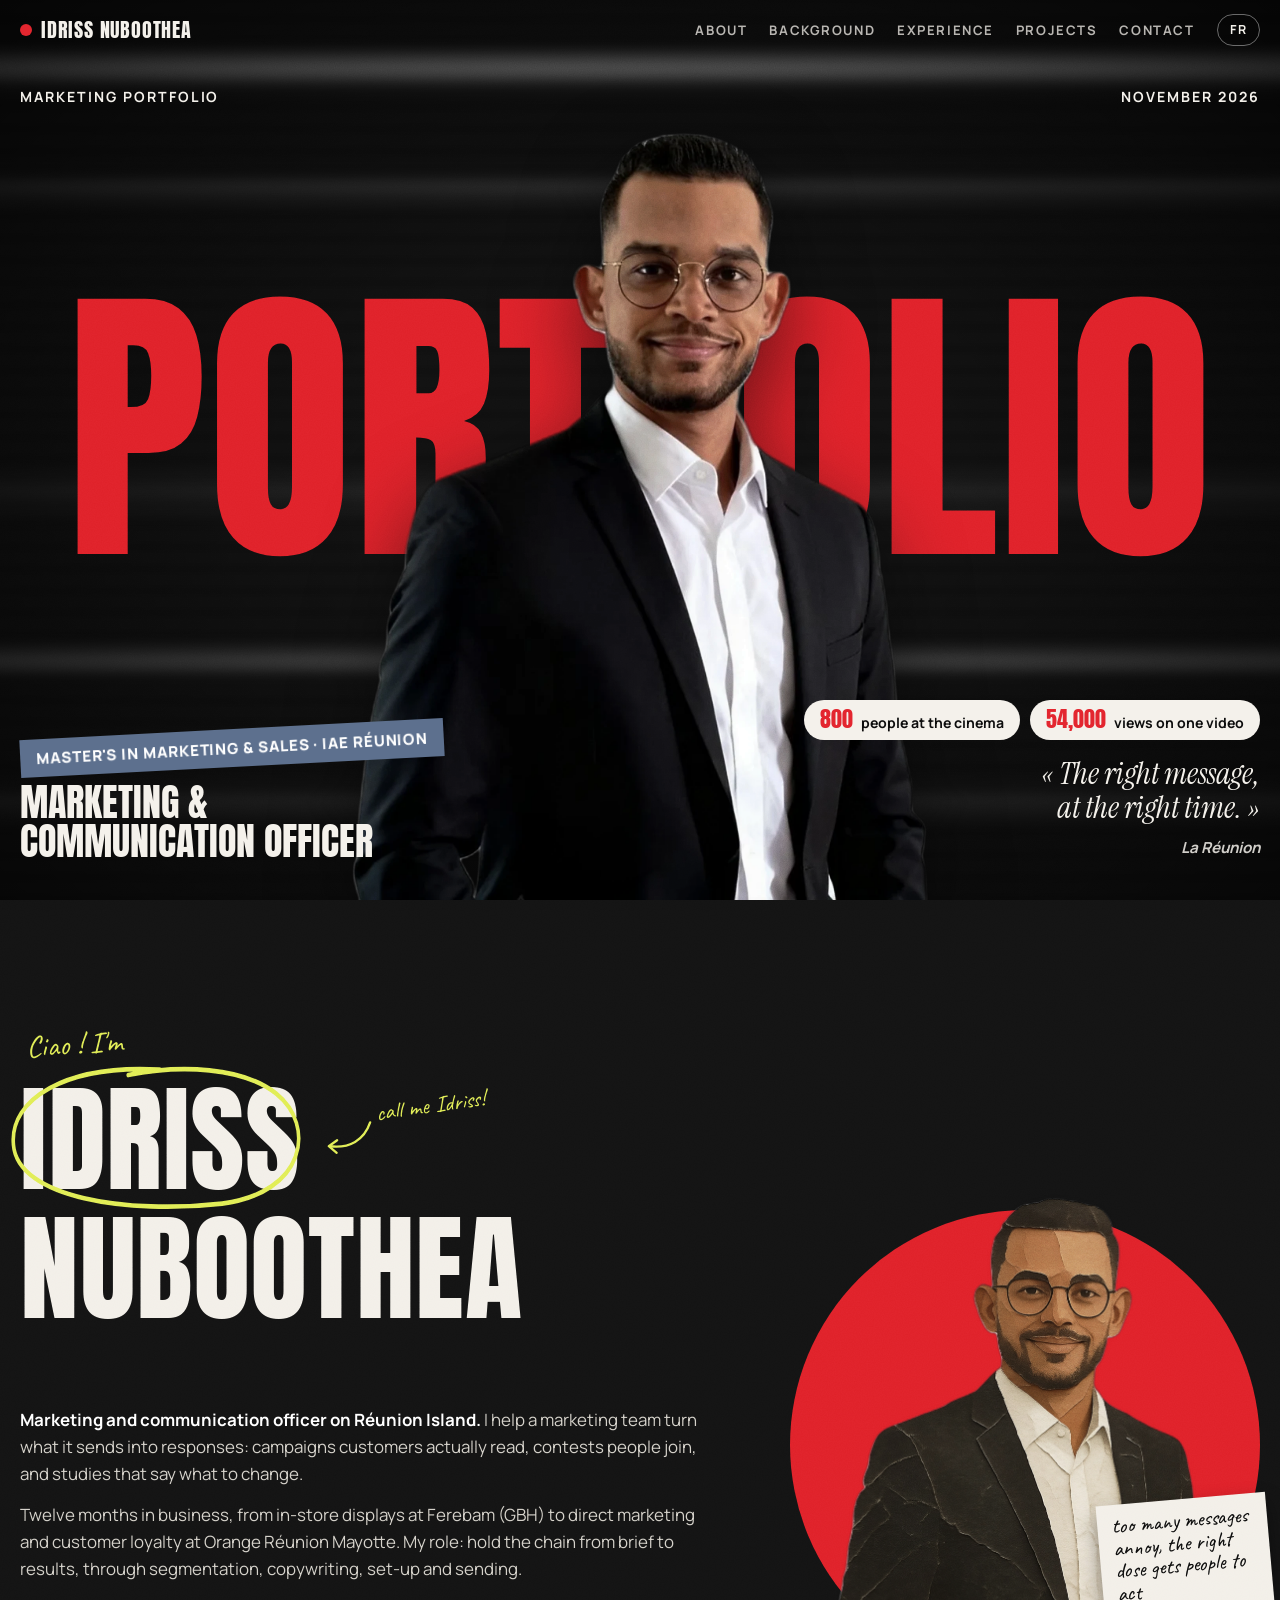
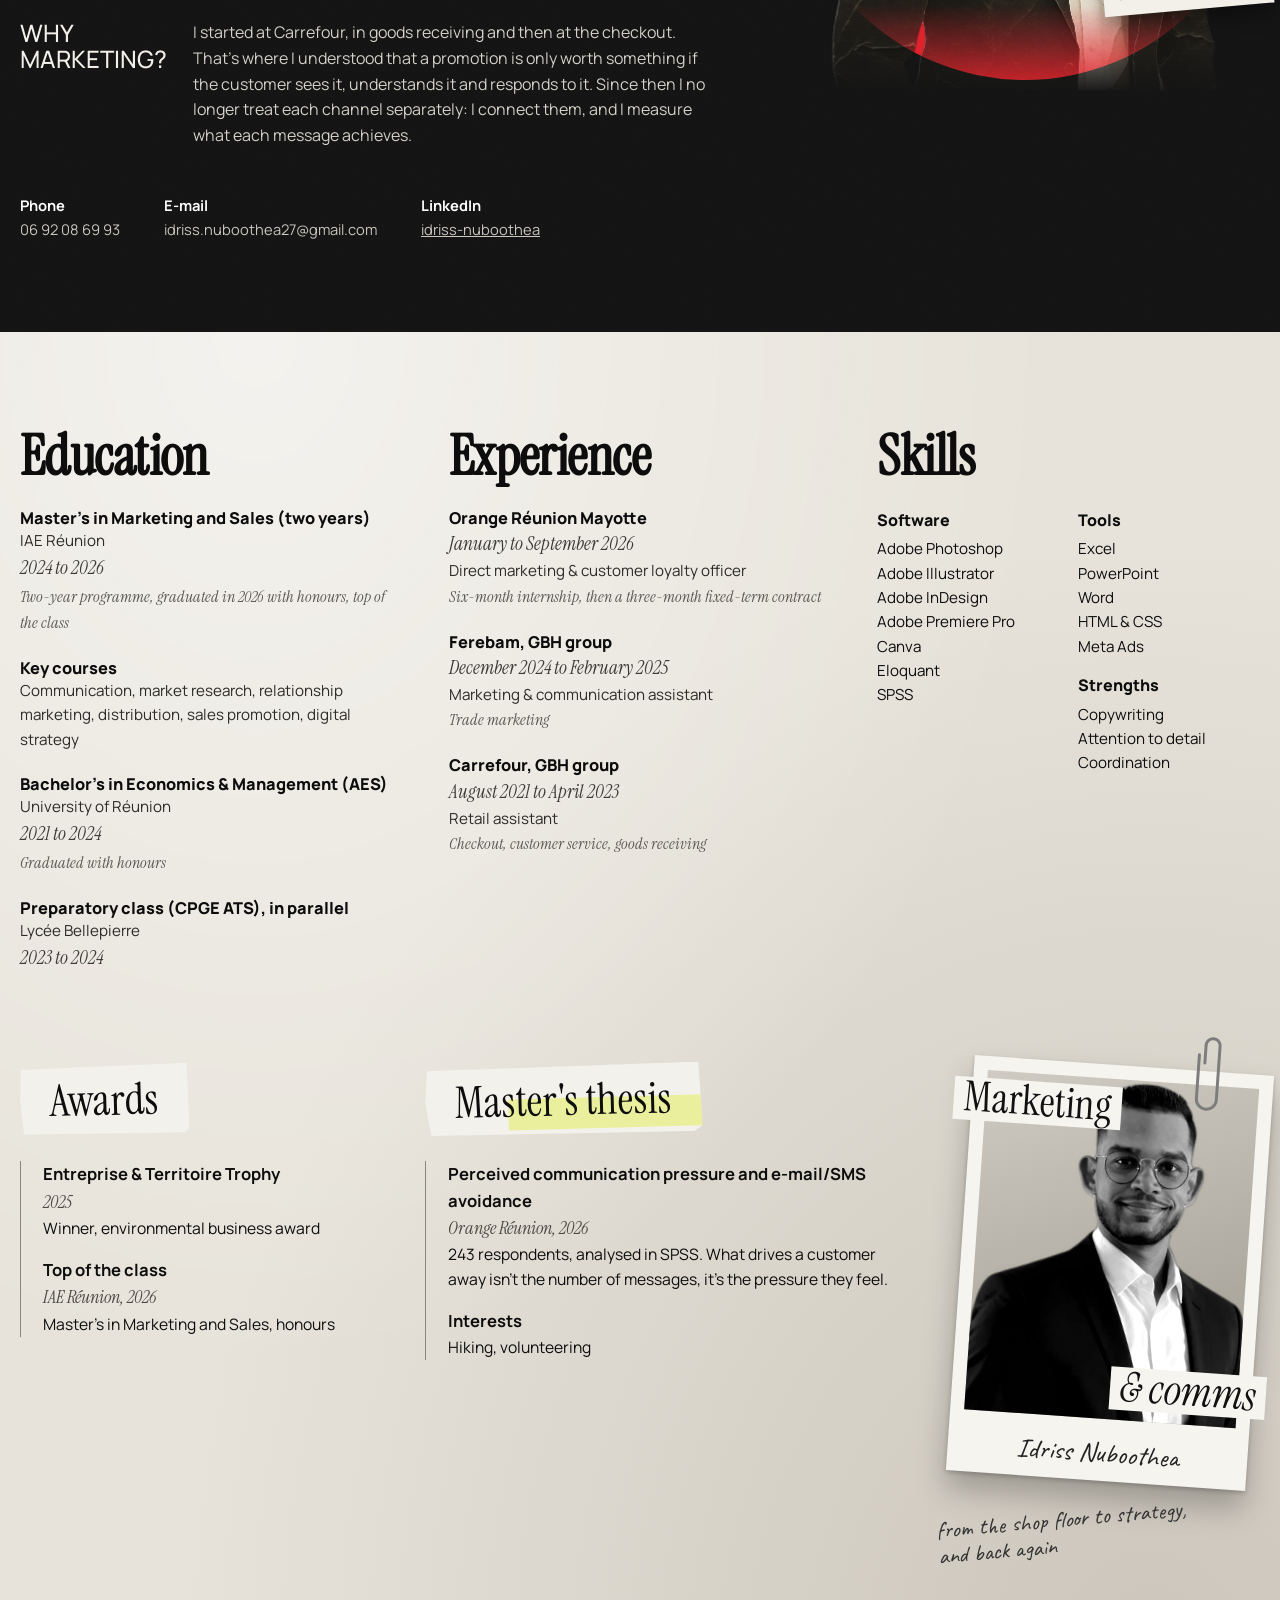
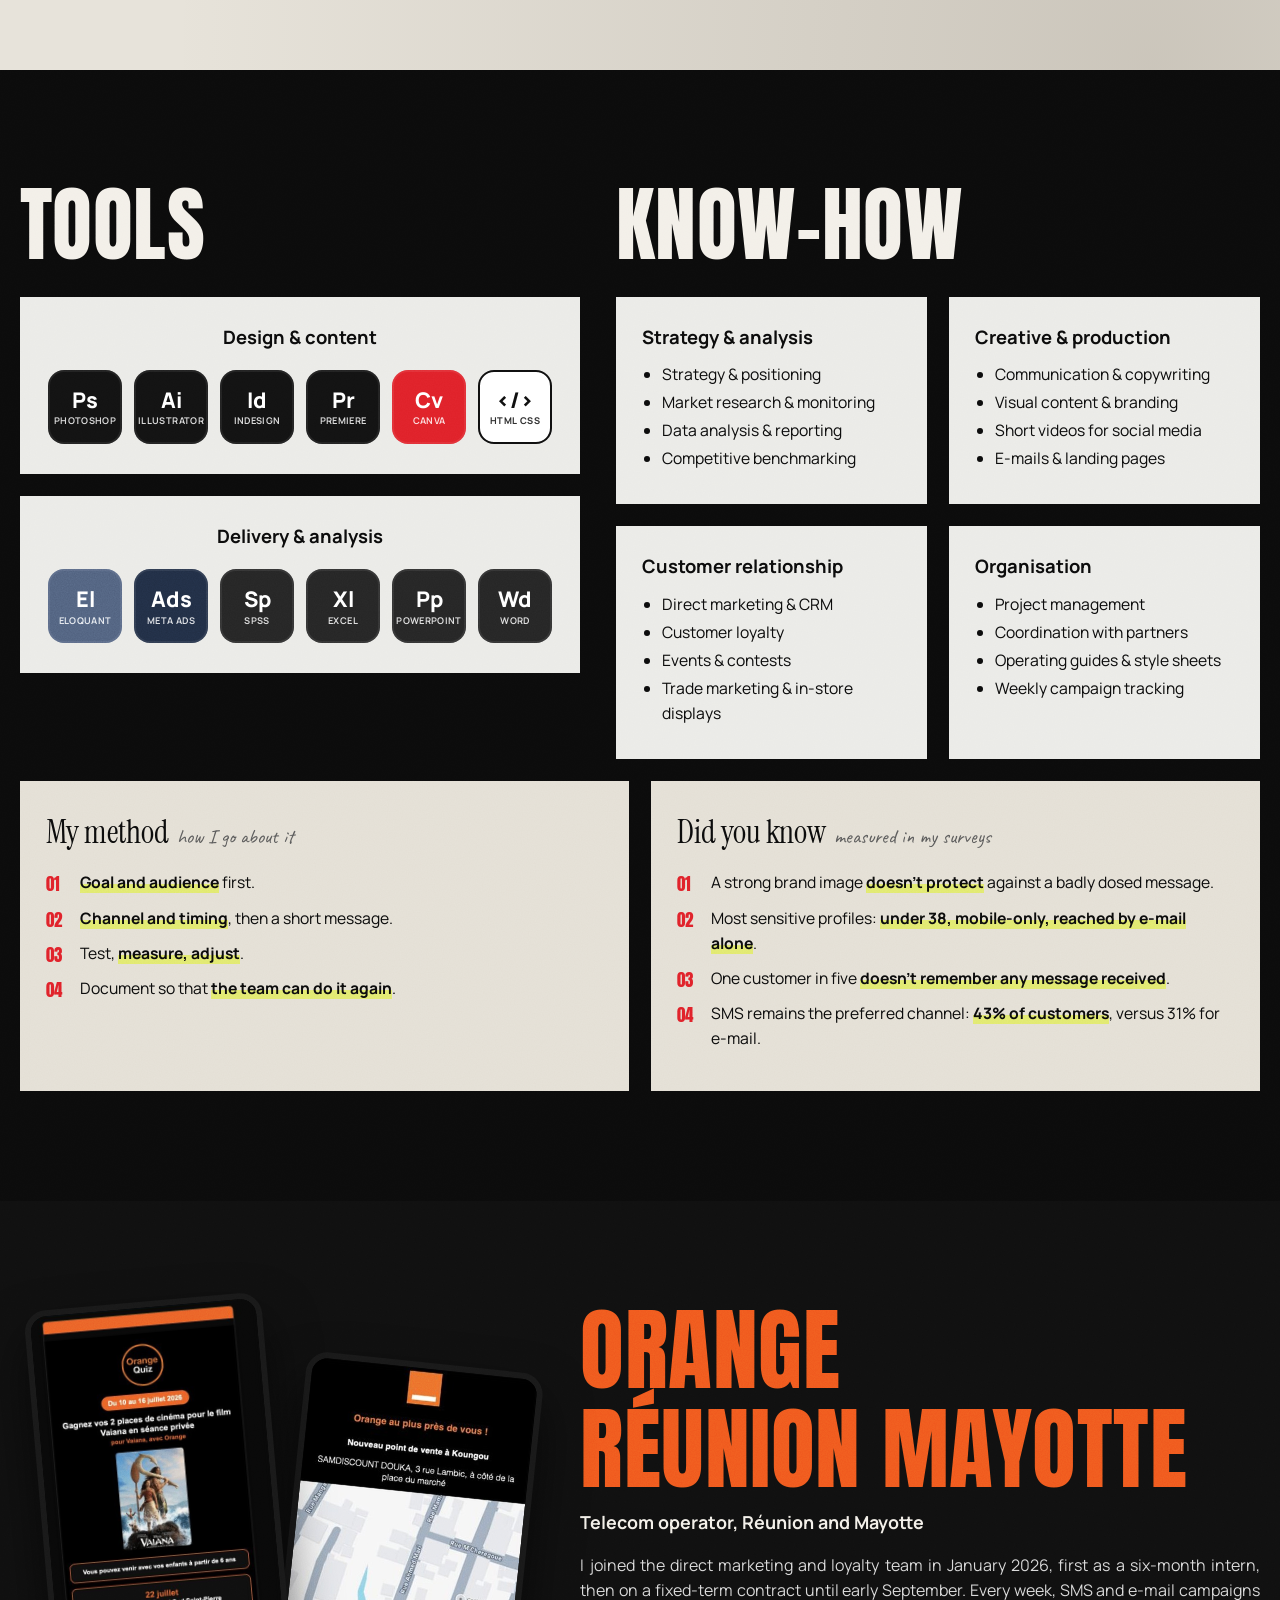
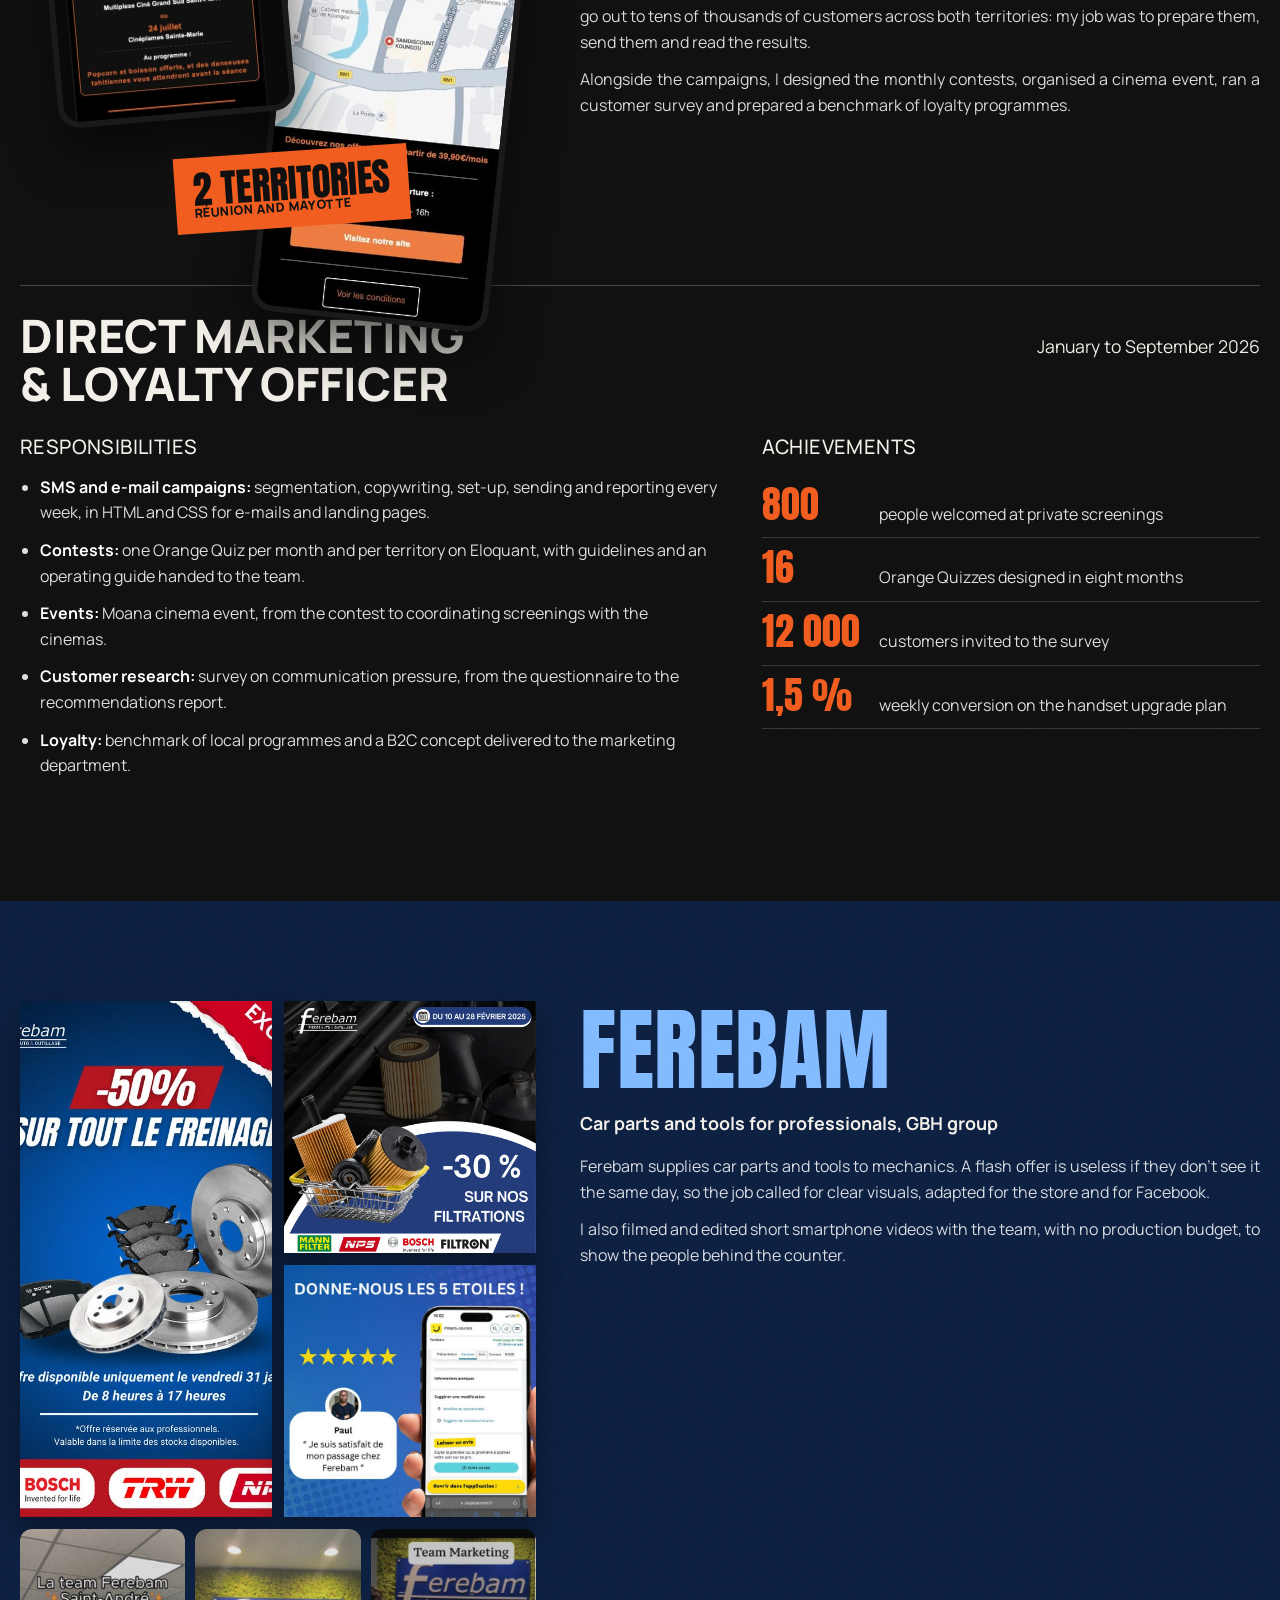
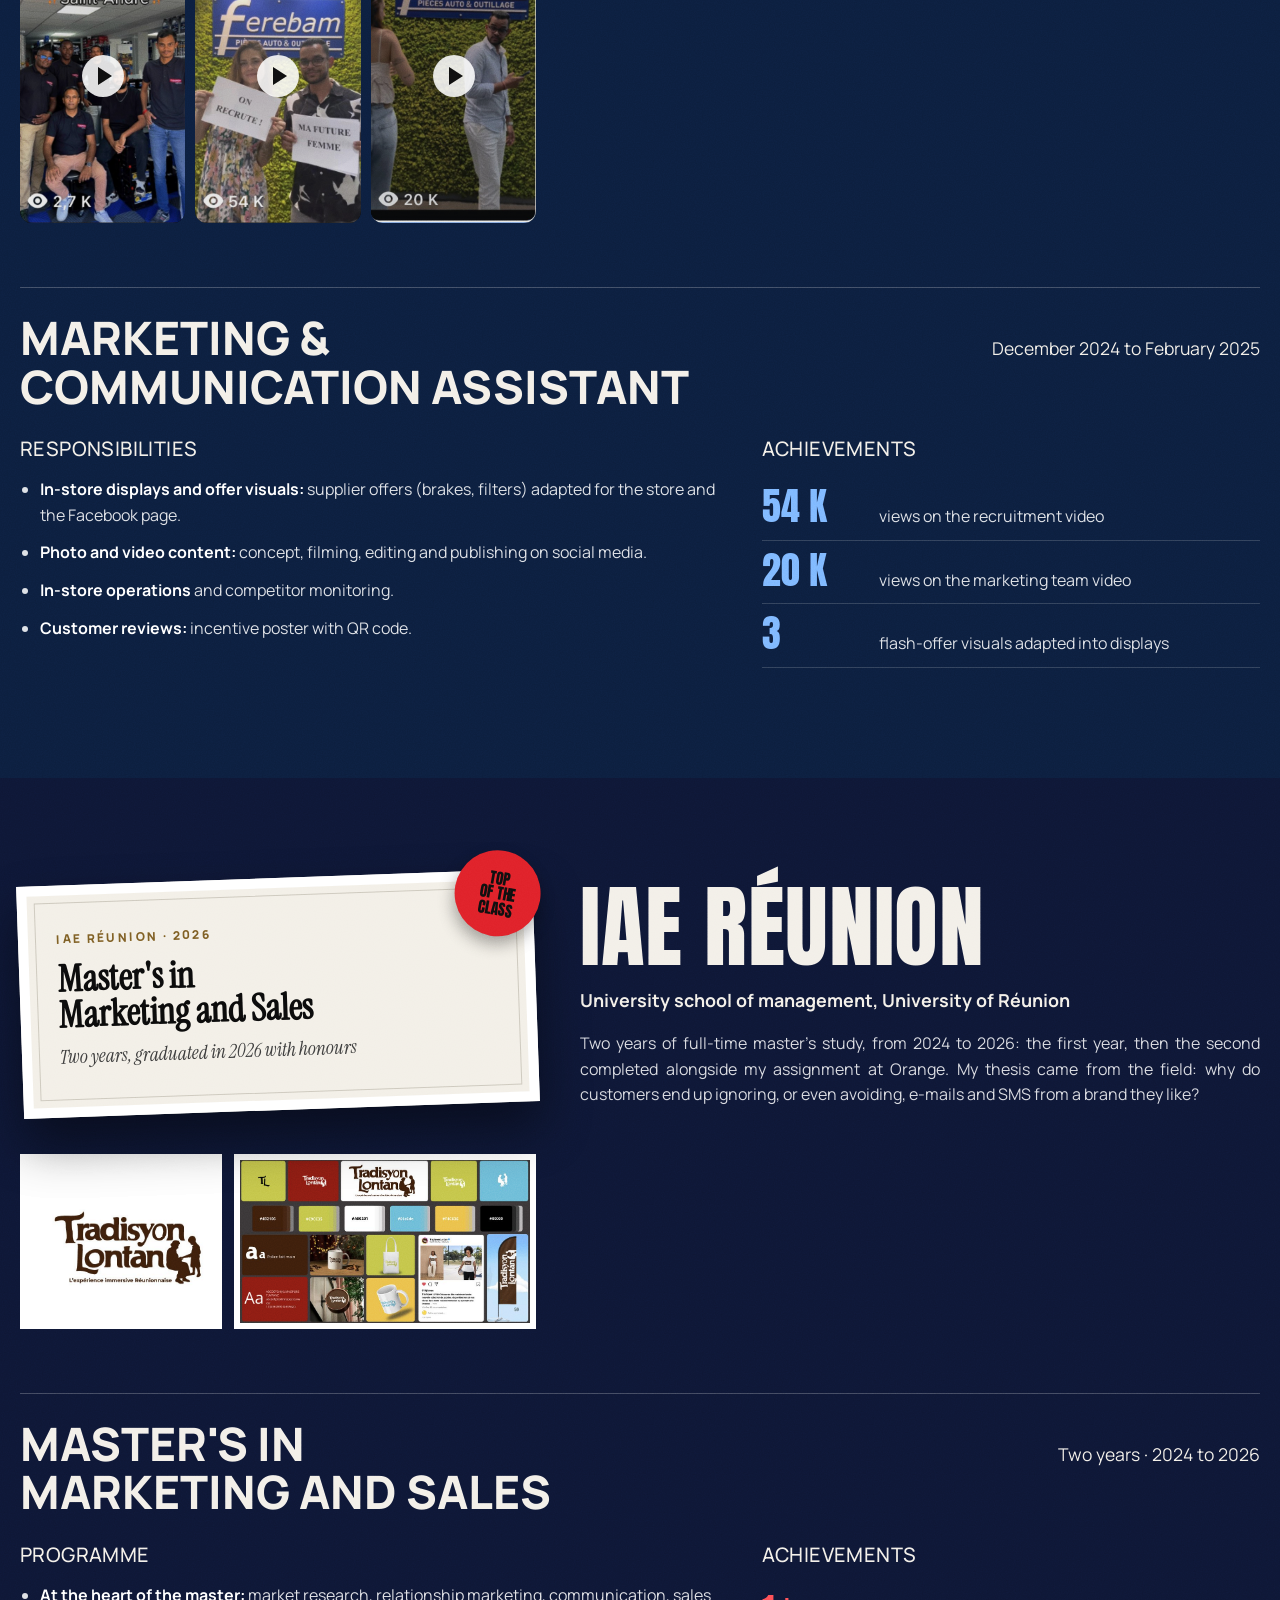
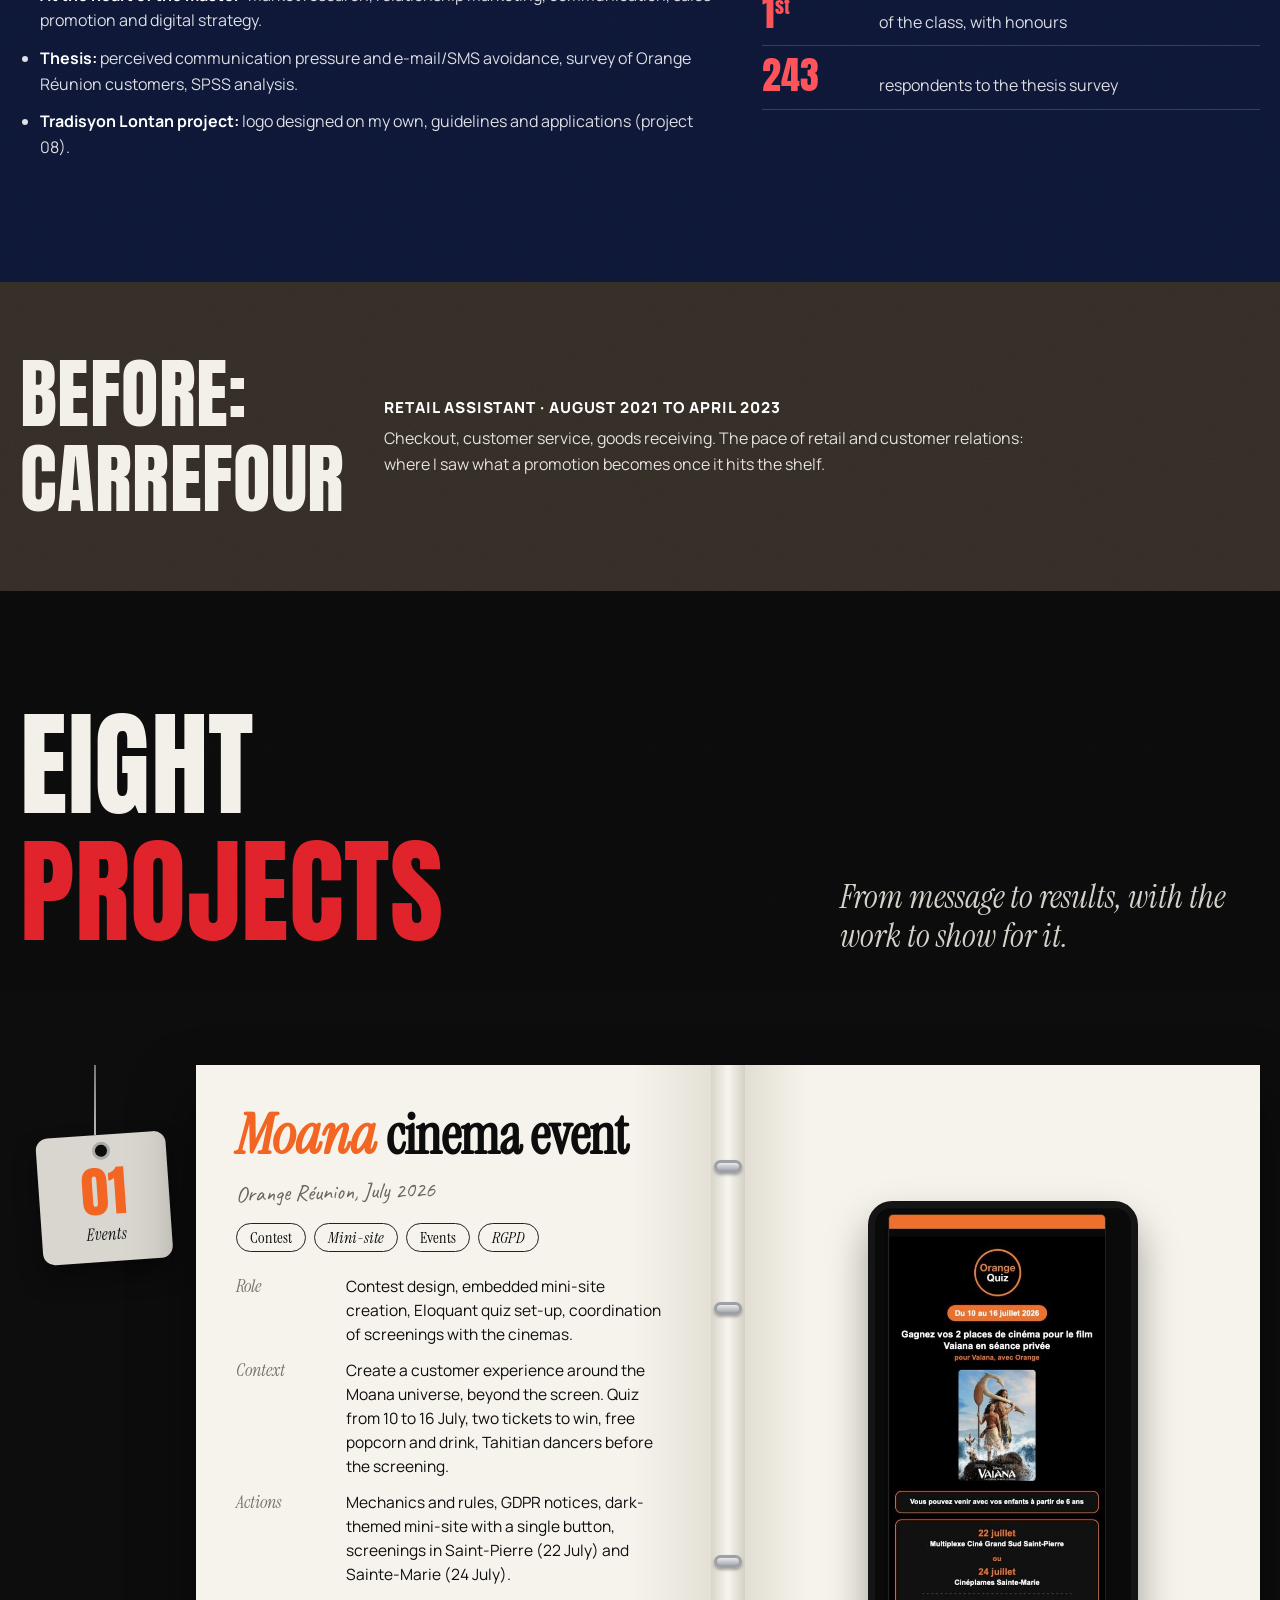
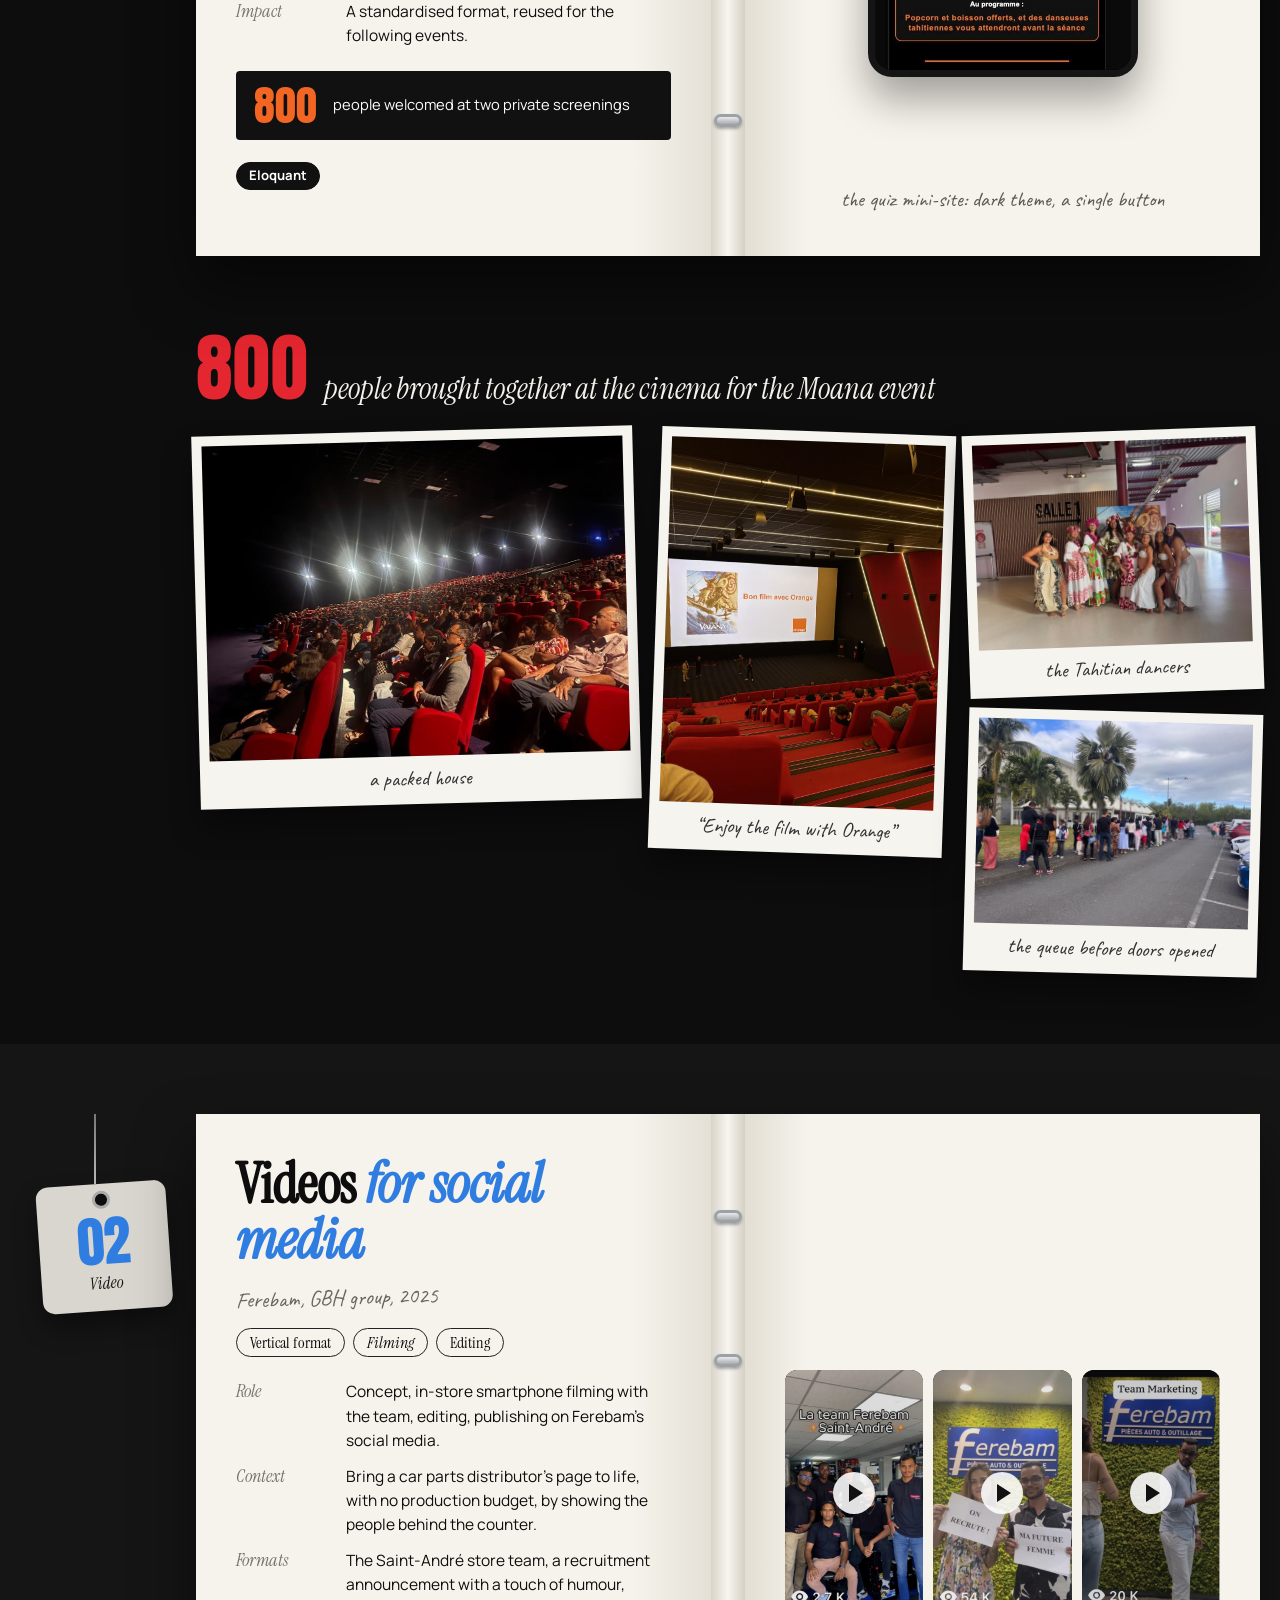
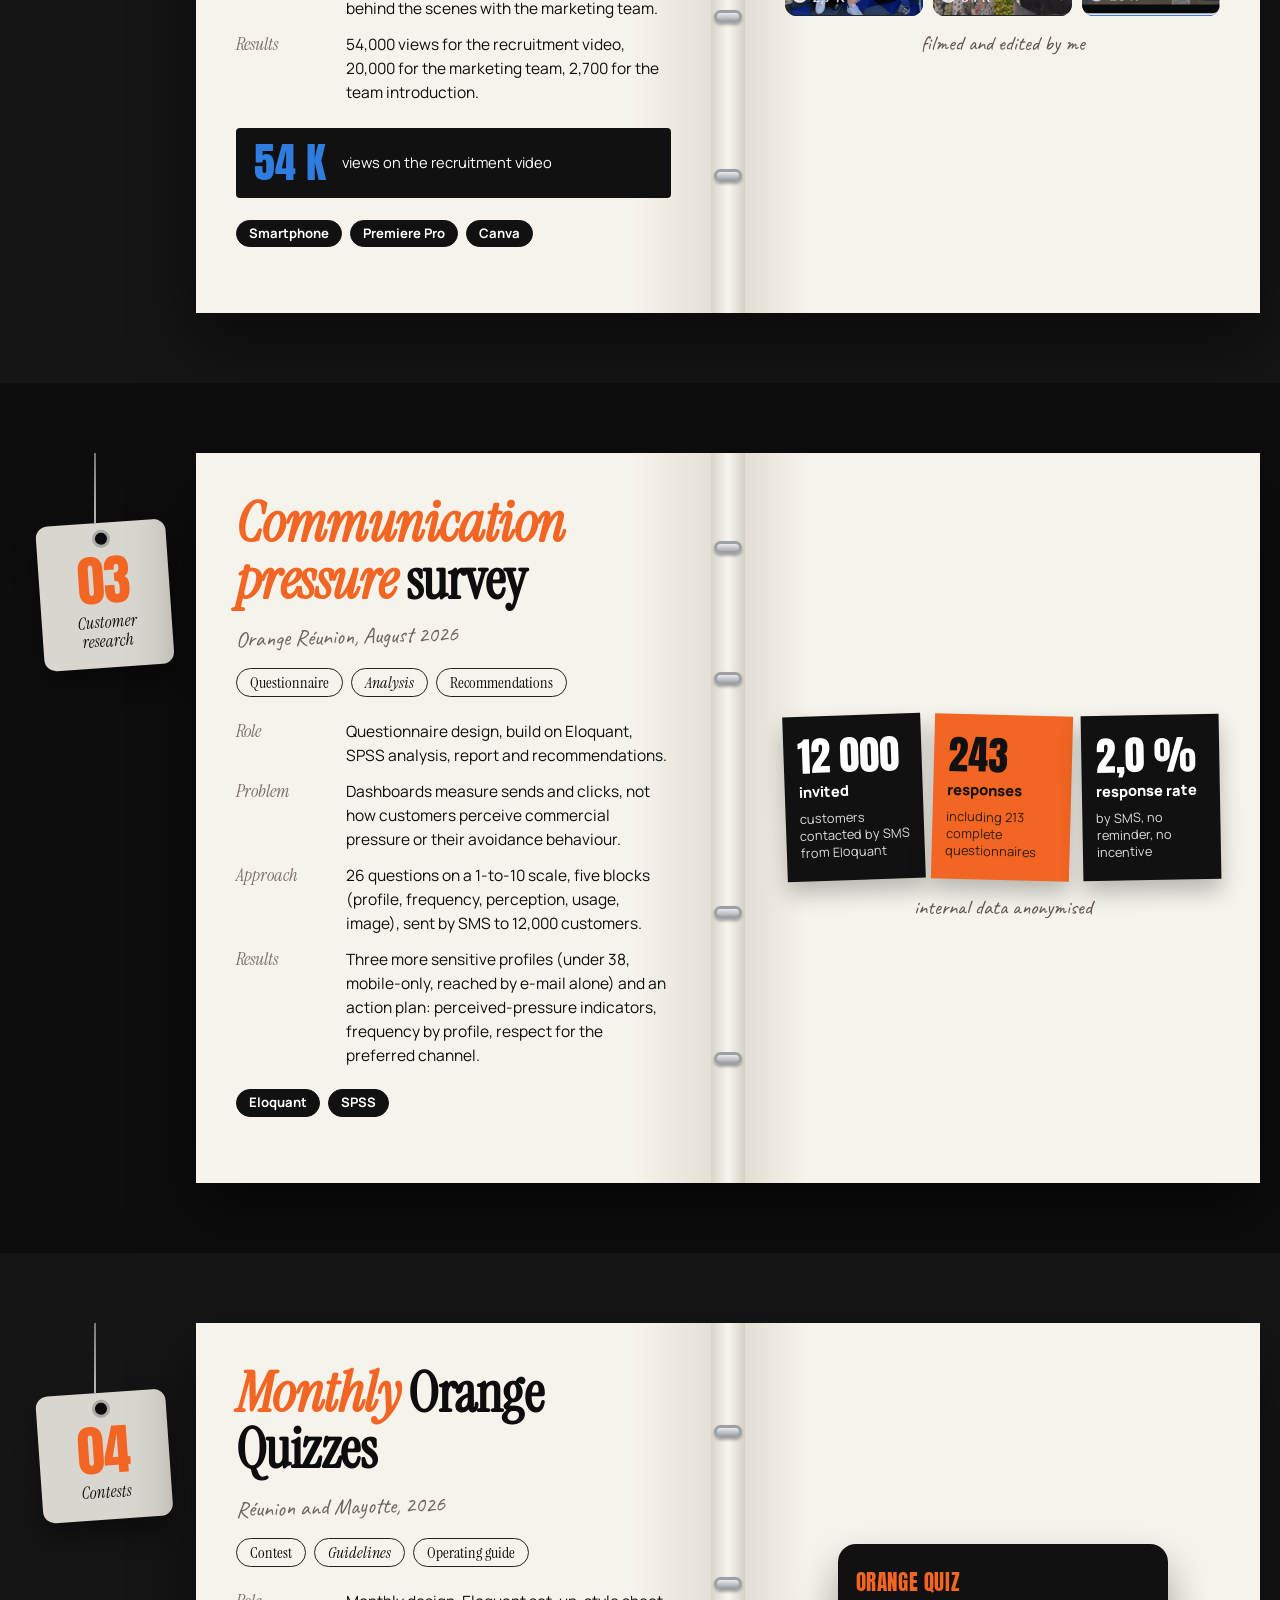
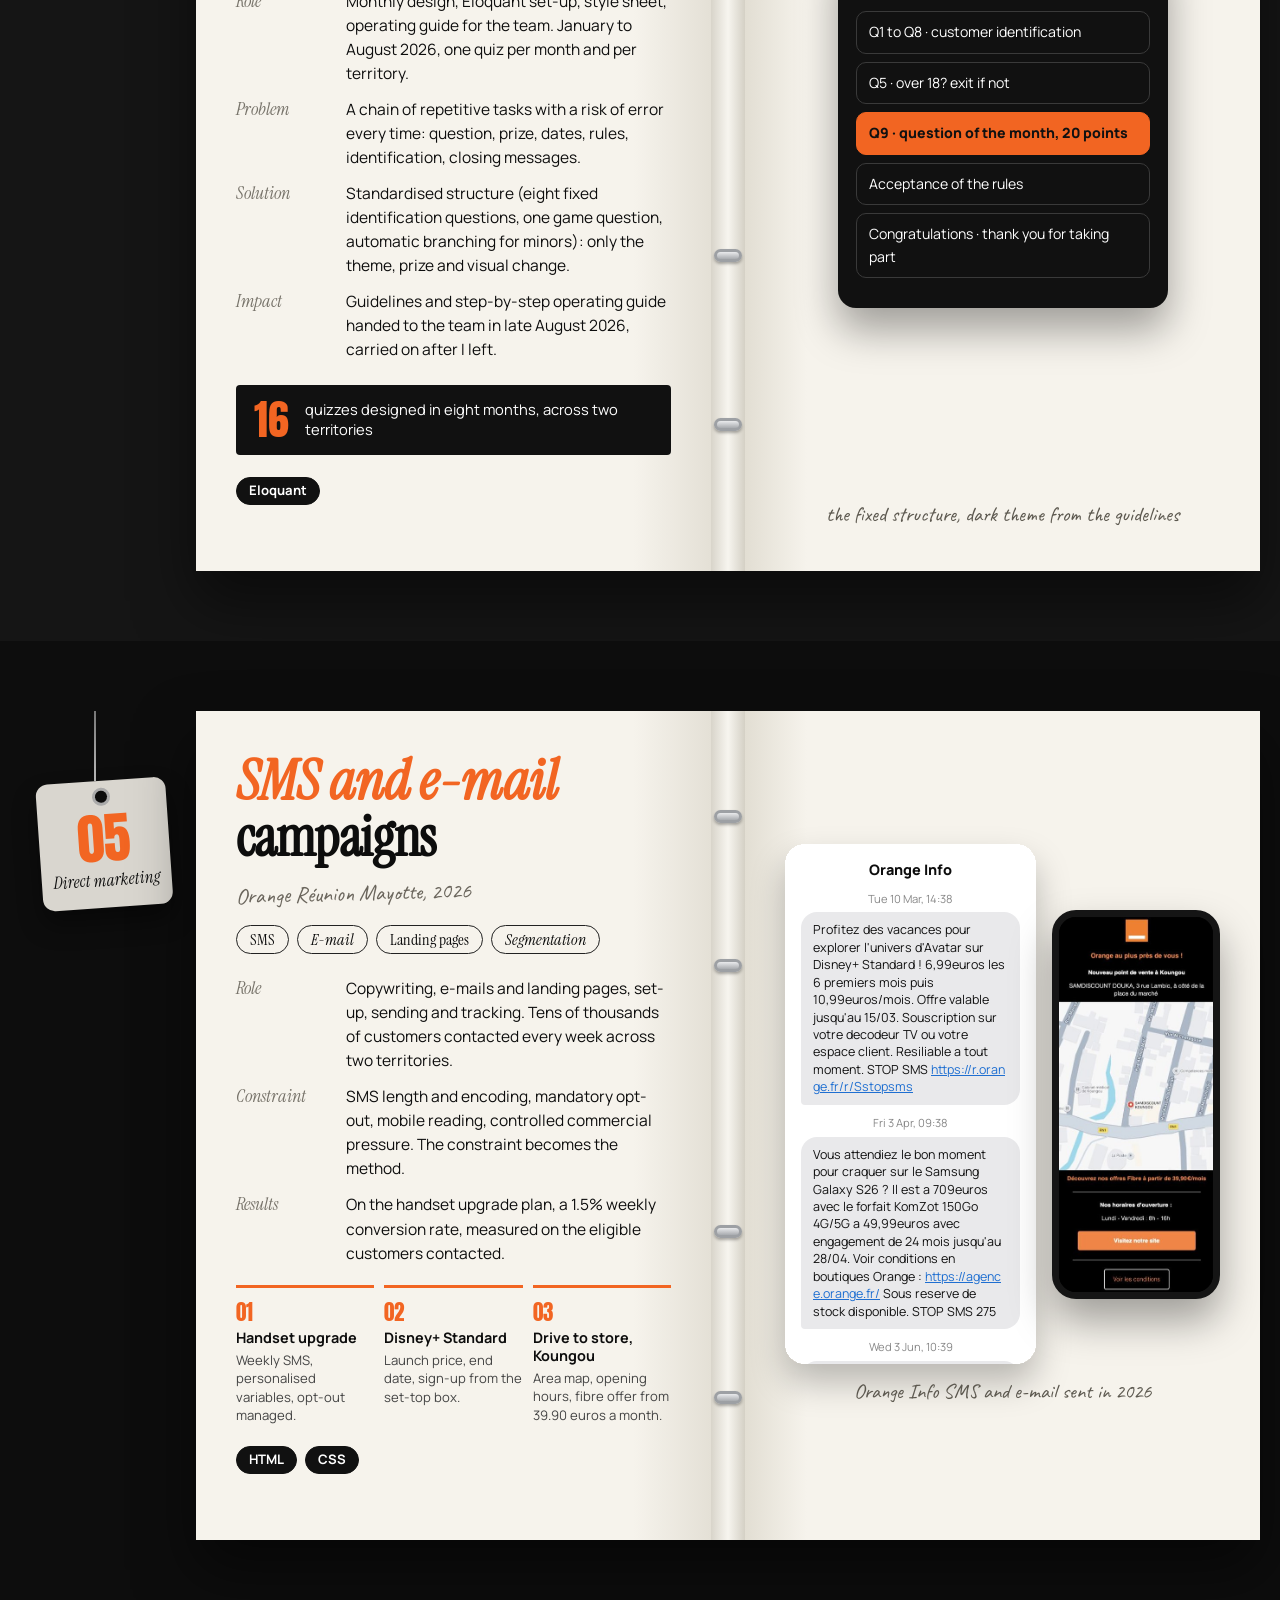
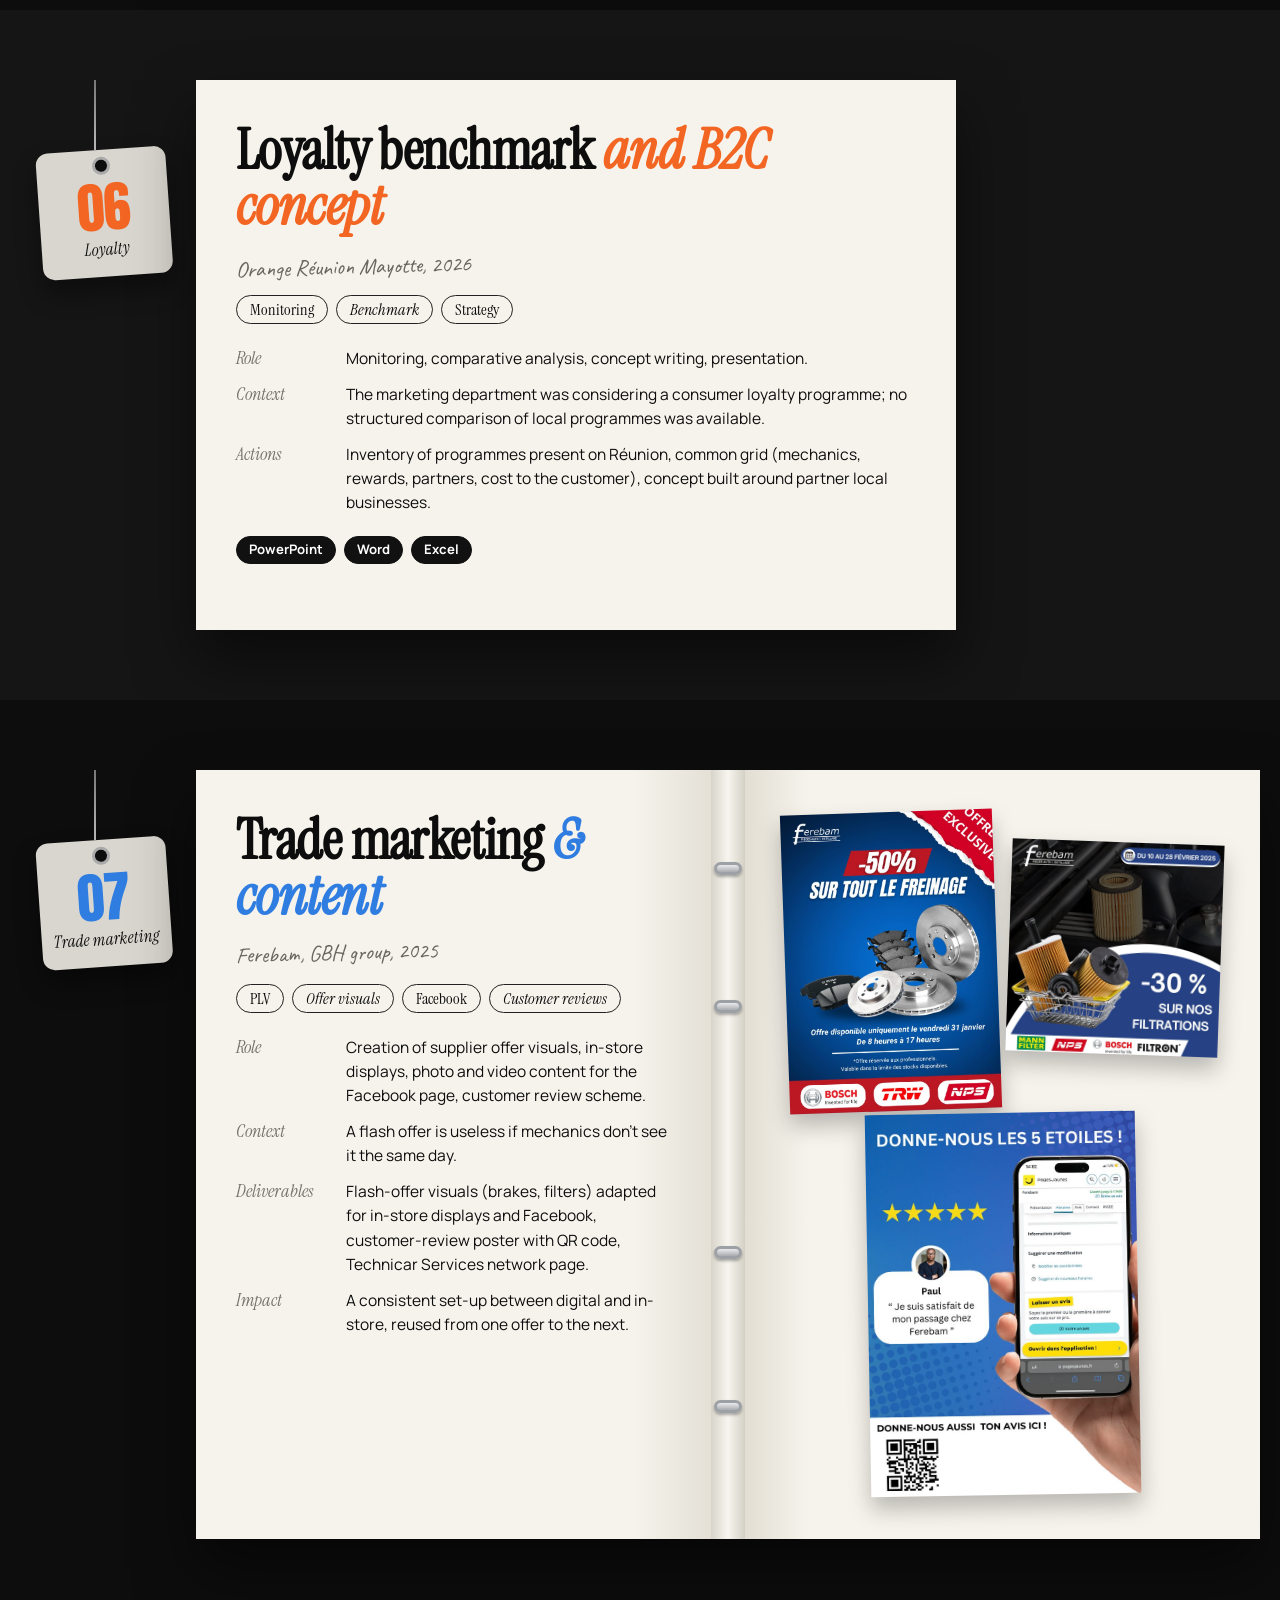
<file: en.html>
<!doctype html>
<html lang="en">
<head>
<meta charset="utf-8">
<meta name="viewport" content="width=device-width,initial-scale=1">
<title>Idriss Nuboothea · Marketing portfolio</title>
<meta name="description" content="Portfolio of Idriss Nuboothea, marketing and communication officer on Réunion Island: direct marketing, CRM, content, customer research.">
<link rel="icon" href="data:image/svg+xml,%3Csvg xmlns='http://www.w3.org/2000/svg' viewBox='0 0 64 64'%3E%3Ccircle cx='32' cy='32' r='30' fill='%23f26522'/%3E%3Ctext x='32' y='42' font-family='Arial' font-weight='700' font-size='30' text-anchor='middle' fill='%230b0b0b'%3EIN%3C/text%3E%3C/svg%3E">
<link rel="preconnect" href="https://fonts.googleapis.com"><link rel="preconnect" href="https://fonts.gstatic.com" crossorigin>
<link rel="stylesheet" href="https://fonts.googleapis.com/css2?family=Anton&family=Instrument+Serif:ital@0;1&family=Manrope:wght@400;500;700;800&family=Caveat:wght@600&display=swap">
<link rel="stylesheet" href="style.css?v=7">
</head>
<body>

<svg width="0" height="0" style="position:absolute" aria-hidden="true">
  <symbol id="arrow" viewBox="0 0 60 44"><path d="M4 6 C 10 26, 26 36, 48 34" fill="none" stroke="currentColor" stroke-width="2.6" stroke-linecap="round"/><path d="M40 27 L49 34 L40 41" fill="none" stroke="currentColor" stroke-width="2.6" stroke-linecap="round" stroke-linejoin="round"/></symbol>
  <symbol id="clip" viewBox="0 0 34 84"><path d="M10 30 V12 a7 7 0 0 1 14 0 V66 a10 10 0 0 1 -20 0 V22"/></symbol>
</svg>

<nav class="nav" id="nav"><div class="wrap">
  <a class="brand" href="#top"><i></i>IDRISS NUBOOTHEA</a>
  <ul>
    <li><a href="#bonjour">About</a></li>
    <li><a href="#parcours">Background</a></li>
    <li><a href="#experiences">Experience</a></li>
    <li><a href="#projets">Projects</a></li>
    <li><a href="#contact">Contact</a></li>
  </ul>
  <a class="lang" href="index.html" hreflang="fr">FR</a>
</div></nav>

<!-- 1. COUVERTURE -->
<header class="cover grain" id="top">
  <div class="streaks" aria-hidden="true"></div>
  <div class="wrap top"><span>Marketing portfolio</span><span>November 2026</span></div>
  <div class="word anton" aria-hidden="true" id="coverword"><span>P</span><span>O</span><span>R</span><span>T</span><span>F</span><span>O</span><span>L</span><span>I</span><span>O</span></div>
  <img class="me" src="img/cutout.webp" alt="Idriss Nuboothea" fetchpriority="high">
  <div class="wrap bot">
    <div>
      <div class="label"><span class="box">Master's in Marketing &amp; Sales · IAE Réunion</span></div>
      <p class="role">Marketing &amp;<br>communication officer</p>
    </div>
    <div class="quote"><div class="best"><a href="#p1"><b>800</b>people at the cinema</a><a href="#p2"><b>54,000</b>views on one video</a></div><q>The right message,<br>at the right time.</q><small>La Réunion</small></div>
  </div>
</header>

<!-- 2. BONJOUR -->
<section class="hello grain" id="bonjour">
  <div class="wrap grid">
    <div>
      <span class="hi"><span id="hello">Bonjour !</span> I'm</span>
      <h2 class="anton"><span class="nm">Idriss<svg class="ring" viewBox="0 0 300 120" preserveAspectRatio="none" aria-hidden="true"><path d="M150 8 C 60 4, 6 30, 10 64 C 14 104, 120 116, 210 108 C 290 100, 300 50, 262 26 C 230 6, 170 4, 120 12"/></svg><span class="callme"><svg aria-hidden="true"><use href="#arrow"/></svg>call me Idriss!</span></span><br>Nuboothea</h2>
      <div class="bio reveal">
        <p><b>Marketing and communication officer on Réunion Island.</b> I help a marketing team turn what it sends into responses: campaigns customers actually read, contests people join, and studies that say what to change.</p>
        <p>Twelve months in business, from in-store displays at Ferebam (GBH) to direct marketing and customer loyalty at Orange Réunion Mayotte. My role: hold the chain from brief to results, through segmentation, copywriting, set-up and sending.</p>
      </div>
      <div class="why reveal">
        <h3>Why<br>marketing?</h3>
        <p>I started at Carrefour, in goods receiving and then at the checkout. That's where I understood that a promotion is only worth something if the customer sees it, understands it and responds to it. Since then I no longer treat each channel separately: I connect them, and I measure what each message achieves.</p>
      </div>
      <div class="contactline reveal">
        <div><b>Phone</b>06 92 08 69 93</div>
        <div><b>E-mail</b>idriss.nuboothea27@gmail.com</div>
        <div><b>LinkedIn</b><a href="https://www.linkedin.com/in/idriss-nuboothea/" target="_blank" rel="noopener">idriss-nuboothea</a></div>
      </div>
    </div>
    <div class="circle-wrap reveal">
      <div class="disc"></div>
      <img src="img/illustration.png" alt="Illustrated portrait of Idriss Nuboothea" loading="lazy">
      <div class="sticker">too many messages annoy, the right dose gets people to act</div>
    </div>
  </div>
</section>

<!-- 3. PARCOURS, PAGE CLASSEUR -->
<section class="paper cv" id="parcours">
  <div class="wrap">
    <div class="grid3">
      <div class="reveal">
        <h2>Education</h2>
        <div class="entry"><b>Master's in Marketing and Sales (two years)</b><span>IAE Réunion</span><em>2024 to 2026</em><small>Two-year programme, graduated in 2026 with honours, top of the class</small></div>
        <div class="entry"><b>Key courses</b><span>Communication, market research, relationship marketing, distribution, sales promotion, digital strategy</span></div>
        <div class="entry"><b>Bachelor's in Economics &amp; Management (AES)</b><span>University of Réunion</span><em>2021 to 2024</em><small>Graduated with honours</small></div>
        <div class="entry"><b>Preparatory class (CPGE ATS), in parallel</b><span>Lycée Bellepierre</span><em>2023 to 2024</em></div>
      </div>
      <div class="reveal">
        <h2>Experience</h2>
        <div class="entry"><b>Orange Réunion Mayotte</b><em>January to September 2026</em><span>Direct marketing &amp; customer loyalty officer</span><small>Six-month internship, then a three-month fixed-term contract</small></div>
        <div class="entry"><b>Ferebam,  GBH group</b><em>December 2024 to February 2025</em><span>Marketing &amp; communication assistant</span><small>Trade marketing</small></div>
        <div class="entry"><b>Carrefour,  GBH group</b><em>August 2021 to April 2023</em><span>Retail assistant</span><small>Checkout, customer service, goods receiving</small></div>
      </div>
      <div class="reveal">
        <h2>Skills</h2>
        <div class="twocol">
          <div><h4>Software</h4><ul><li>Adobe Photoshop</li><li>Adobe Illustrator</li><li>Adobe InDesign</li><li>Adobe Premiere Pro</li><li>Canva</li><li>Eloquant</li><li>SPSS</li></ul></div>
          <div><h4>Tools</h4><ul><li>Excel</li><li>PowerPoint</li><li>Word</li><li>HTML &amp; CSS</li><li>Meta Ads</li></ul>
          <h4 style="margin-top:14px">Strengths</h4><ul><li>Copywriting</li><li>Attention to detail</li><li>Coordination</li></ul></div>
        </div>
      </div>
    </div>
    <div class="lower">
      <div class="reveal">
        <span class="tape">Awards</span>
        <ul class="facts">
          <li><b>Entreprise &amp; Territoire Trophy</b><i>2025</i><br>Winner, environmental business award</li>
          <li><b>Top of the class</b><i>IAE Réunion, 2026</i><br>Master's in Marketing and Sales, honours</li>
        </ul>
      </div>
      <div class="reveal">
        <span class="tape hl">Master's thesis</span>
        <ul class="facts">
          <li><b>Perceived communication pressure and e-mail/SMS avoidance</b><i>Orange Réunion, 2026</i><br>243 respondents, analysed in SPSS. What drives a customer away isn't the number of messages, it's the pressure they feel.</li>
          <li><b>Interests</b>Hiking, volunteering</li>
        </ul>
      </div>
      <div class="reveal">
        <div class="polaroid">
          <svg class="clip" viewBox="0 0 34 84" aria-hidden="true"><use href="#clip"/></svg>
          <span class="w1">Marketing</span>
          <div class="ph"><img src="img/cutout.webp" alt="" loading="lazy"></div>
          <span class="w2">&amp; comms</span>
          <span class="cap">Idriss Nuboothea</span>
        </div>
        <span class="note-hand">from the shop floor to strategy,<br>and back again</span>
      </div>
    </div>
  </div>
</section>

<!-- 4. COMPÉTENCES -->
<section class="skills grain" id="competences">
  <div class="wrap">
    <div class="heads">
      <div class="reveal">
        <h2 class="anton">Tools</h2>
        <div class="panel">
          <h3>Design &amp; content</h3>
          <div class="tiles">
            <div class="tile t1">Ps<small>Photoshop</small></div><div class="tile t1">Ai<small>Illustrator</small></div><div class="tile t1">Id<small>InDesign</small></div><div class="tile t1">Pr<small>Premiere</small></div><div class="tile t2">Cv<small>Canva</small></div><div class="tile t5">&lt;/&gt;<small>HTML CSS</small></div>
          </div>
        </div>
        <div class="panel">
          <h3>Delivery &amp; analysis</h3>
          <div class="tiles">
            <div class="tile t3">El<small>Eloquant</small></div><div class="tile t6">Ads<small>Meta Ads</small></div><div class="tile t4">Sp<small>SPSS</small></div><div class="tile t4">Xl<small>Excel</small></div><div class="tile t4">Pp<small>PowerPoint</small></div><div class="tile t4">Wd<small>Word</small></div>
          </div>
        </div>
      </div>
      <div class="reveal">
        <h2 class="anton">Know-how</h2>
        <div class="sgrid">
          <div class="panel"><h3>Strategy &amp; analysis</h3><ul><li>Strategy &amp; positioning</li><li>Market research &amp; monitoring</li><li>Data analysis &amp; reporting</li><li>Competitive benchmarking</li></ul></div>
          <div class="panel"><h3>Creative &amp; production</h3><ul><li>Communication &amp; copywriting</li><li>Visual content &amp; branding</li><li>Short videos for social media</li><li>E-mails &amp; landing pages</li></ul></div>
          <div class="panel"><h3>Customer relationship</h3><ul><li>Direct marketing &amp; CRM</li><li>Customer loyalty</li><li>Events &amp; contests</li><li>Trade marketing &amp; in-store displays</li></ul></div>
          <div class="panel"><h3>Organisation</h3><ul><li>Project management</li><li>Coordination with partners</li><li>Operating guides &amp; style sheets</li><li>Weekly campaign tracking</li></ul></div>
        </div>
      </div>
    </div>
    <div class="learn">
      <div class="panel reveal"><h3>My method<small>how I go about it</small></h3>
        <ul><li><b>Goal and audience</b> first.</li><li><b>Channel and timing</b>, then a short message.</li><li>Test, <b>measure, adjust</b>.</li><li>Document so that <b>the team can do it again</b>.</li></ul></div>
      <div class="panel reveal"><h3>Did you know<small>measured in my surveys</small></h3>
        <ul><li>A strong brand image <b>doesn't protect</b> against a badly dosed message.</li><li>Most sensitive profiles: <b>under 38, mobile-only, reached by e-mail alone</b>.</li><li>One customer in five <b>doesn't remember any message received</b>.</li><li>SMS remains the preferred channel: <b>43% of customers</b>, versus 31% for e-mail.</li></ul></div>
    </div>
  </div>
</section>

<!-- 5. EXPÉRIENCES, PAGES PLEINE LARGEUR -->
<section class="xp x-orange grain" id="experiences">
  <div class="wrap">
    <div class="grid">
      <div class="vis reveal">
        <div class="collage">
          <div class="phone a"><img src="img/quiz_vaiana.jpg" alt="Orange Moana quiz mini-site" loading="lazy"></div>
          <div class="phone b"><img src="img/koungou.jpg" alt="Drive-to-store e-mail in Koungou" loading="lazy"></div>
          <div class="bub">2 territories<small>Réunion and Mayotte</small></div>
        </div>
      </div>
      <div class="reveal">
        <h2 class="anton">Orange<br>Réunion Mayotte</h2>
        <p class="sub">Telecom operator, Réunion and Mayotte</p>
        <p class="desc">I joined the direct marketing and loyalty team in January 2026, first as a six-month intern, then on a fixed-term contract until early September. Every week, SMS and e-mail campaigns go out to tens of thousands of customers across both territories: my job was to prepare them, send them and read the results.</p>
        <p class="desc">Alongside the campaigns, I designed the monthly contests, organised a cinema event, ran a customer survey and prepared a benchmark of loyalty programmes.</p>
      </div>
    </div>
    <div class="roleline reveal"><h3>Direct marketing<br>&amp; loyalty officer</h3><span>January to September 2026</span></div>
    <div class="resp reveal">
      <div><h4>Responsibilities</h4><ul>
        <li><b>SMS and e-mail campaigns:</b> segmentation, copywriting, set-up, sending and reporting every week, in HTML and CSS for e-mails and landing pages.</li>
        <li><b>Contests:</b> one Orange Quiz per month and per territory on Eloquant, with guidelines and an operating guide handed to the team.</li>
        <li><b>Events:</b> Moana cinema event, from the contest to coordinating screenings with the cinemas.</li>
        <li><b>Customer research:</b> survey on communication pressure, from the questionnaire to the recommendations report.</li>
        <li><b>Loyalty:</b> benchmark of local programmes and a B2C concept delivered to the marketing department.</li>
      </ul></div>
      <div><h4>Achievements</h4><ul class="ach">
        <li><strong>800</strong>people welcomed at private screenings</li>
        <li><strong>16</strong>Orange Quizzes designed in eight months</li>
        <li><strong>12 000</strong>customers invited to the survey</li>
        <li><strong>1,5 %</strong>weekly conversion on the handset upgrade plan</li>
      </ul></div>
    </div>
  </div>
</section>

<section class="xp x-ferebam grain">
  <div class="wrap">
    <div class="grid">
      <div class="vis reveal">
        <div class="stack3">
          <img src="img/freinage.jpg" alt="Brake offer visual" loading="lazy">
          <img src="img/filtration.jpg" alt="Filter offer visual" loading="lazy">
          <img src="img/satisfaction.jpg" alt="Customer review poster" loading="lazy" style="object-position:top">
        </div>
        <div class="vrow">
          <div class="vt"><img src="img/video_team.jpg" alt="" loading="lazy"><span class="play"></span></div>
          <div class="vt"><img src="img/video_recrute.jpg" alt="" loading="lazy"><span class="play"></span></div>
          <div class="vt"><img src="img/video_marketing.jpg" alt="" loading="lazy"><span class="play"></span></div>
        </div>
      </div>
      <div class="reveal">
        <h2 class="anton">Ferebam</h2>
        <p class="sub">Car parts and tools for professionals, GBH group</p>
        <p class="desc">Ferebam supplies car parts and tools to mechanics. A flash offer is useless if they don't see it the same day, so the job called for clear visuals, adapted for the store and for Facebook.</p>
        <p class="desc">I also filmed and edited short smartphone videos with the team, with no production budget, to show the people behind the counter.</p>
      </div>
    </div>
    <div class="roleline reveal"><h3>Marketing &amp;<br>communication assistant</h3><span>December 2024 to February 2025</span></div>
    <div class="resp reveal">
      <div><h4>Responsibilities</h4><ul>
        <li><b>In-store displays and offer visuals:</b> supplier offers (brakes, filters) adapted for the store and the Facebook page.</li>
        <li><b>Photo and video content:</b> concept, filming, editing and publishing on social media.</li>
        <li><b>In-store operations</b> and competitor monitoring.</li>
        <li><b>Customer reviews:</b> incentive poster with QR code.</li>
      </ul></div>
      <div><h4>Achievements</h4><ul class="ach">
        <li><strong>54 K</strong>views on the recruitment video</li>
        <li><strong>20 K</strong>views on the marketing team video</li>
        <li><strong>3</strong>flash-offer visuals adapted into displays</li>
      </ul></div>
    </div>
  </div>
</section>

<section class="xp x-iae grain">
  <div class="wrap">
    <div class="grid">
      <div class="vis reveal">
        <div class="diploma">
          <small>IAE Réunion · 2026</small>
          <b>Master's in<br>Marketing and Sales</b>
          <p>Two years, graduated in 2026 with honours</p>
          <span class="seal">Top<br>of the<br>class</span>
        </div>
        <div class="frames">
          <img src="img/logo.jpg" alt="Tradisyon Lontan logo" loading="lazy" style="object-fit:contain">
          <img src="img/planche.jpg" alt="Tradisyon Lontan brand board" loading="lazy">
        </div>
      </div>
      <div class="reveal">
        <h2 class="anton">IAE Réunion</h2>
        <p class="sub">University school of management, University of Réunion</p>
        <p class="desc">Two years of full-time master's study, from 2024 to 2026: the first year, then the second completed alongside my assignment at Orange. My thesis came from the field: why do customers end up ignoring, or even avoiding, e-mails and SMS from a brand they like?</p>
      </div>
    </div>
    <div class="roleline reveal"><h3>Master's in<br>Marketing and Sales</h3><span>Two years · 2024 to 2026</span></div>
    <div class="resp reveal">
      <div><h4>Programme</h4><ul>
        <li><b>At the heart of the master:</b> market research, relationship marketing, communication, sales promotion and digital strategy.</li>
        <li><b>Thesis:</b> perceived communication pressure and e-mail/SMS avoidance, survey of Orange Réunion customers, SPSS analysis.</li>
        <li><b>Tradisyon Lontan project:</b> logo designed on my own, guidelines and applications (project 08).</li>
      </ul></div>
      <div><h4>Achievements</h4><ul class="ach">
        <li><strong>1<sup style="font-size:.5em">st</sup></strong>of the class, with honours</li>
        <li><strong>243</strong>respondents to the thesis survey</li>
      </ul></div>
    </div>
  </div>
</section>

<section class="xp x-carrefour grain">
  <div class="wrap grid reveal">
    <h2 class="anton">Before:<br>Carrefour</h2>
    <div><p class="k">Retail assistant · August 2021 to April 2023</p><p>Checkout, customer service, goods receiving. The pace of retail and customer relations: where I saw what a promotion becomes once it hits the shelf.</p></div>
  </div>
</section>

<!-- 6. PROJETS, FICHES CLASSEUR -->
<section class="pintro grain" id="projets">
  <div class="wrap row reveal">
    <h2 class="anton">Eight<br><span class="o">projects</span></h2>
    <p class="serif">From message to results, with the work to show for it.</p>
  </div>
</section>

<section class="proj c-orange" id="p1"><div class="wrap row">
  <div class="hangtag"><span class="string"></span><div class="card"><b>01</b><span>Events</span></div></div>
  <div class="book reveal">
    <div class="pg l">
      <h3 class="ptitle"><em>Moana</em> cinema event</h3>
      <span class="when">Orange Réunion, July 2026</span>
      <div class="pills"><span class="pill">Contest</span><span class="pill it">Mini-site</span><span class="pill">Events</span><span class="pill it">RGPD</span></div>
      <dl class="case">
        <div><dt>Role</dt><dd>Contest design, embedded mini-site creation, Eloquant quiz set-up, coordination of screenings with the cinemas.</dd></div>
        <div><dt>Context</dt><dd>Create a customer experience around the Moana universe, beyond the screen. Quiz from 10 to 16 July, two tickets to win, free popcorn and drink, Tahitian dancers before the screening.</dd></div>
        <div><dt>Actions</dt><dd>Mechanics and rules, GDPR notices, dark-themed mini-site with a single button, screenings in Saint-Pierre (22 July) and Sainte-Marie (24 July).</dd></div>
        <div><dt>Impact</dt><dd>A standardised format, reused for the following events.</dd></div>
      </dl>
      <div class="impact"><b>800</b><span>people welcomed at two private screenings</span></div>
      <div class="tools pills"><span class="pill">Eloquant</span></div>
    </div>
    <div class="spine" aria-hidden="true"><i></i><i></i><i></i><i></i></div>
    <div class="pg r">
      <div class="phone"><img src="img/quiz_vaiana.jpg" alt="Embedded Orange Quiz Moana mini-site" loading="lazy"></div>
      <p class="cap">the quiz mini-site: dark theme, a single button</p>
    </div>
  </div>
  <div class="evwall reveal">
    <p class="evtitle"><span class="anton">800</span>people brought together at the cinema for the Moana event</p>
    <div class="evgrid">
      <figure class="ev ev1"><img src="img/vaiana_salle.jpg" alt="Packed cinema for the Moana screening" loading="lazy"><figcaption>a packed house</figcaption></figure>
      <figure class="ev ev2"><img src="img/vaiana_ecran2.jpg" alt="“Enjoy the film with Orange” on screen before the show" loading="lazy"><figcaption>“Enjoy the film with Orange”</figcaption></figure>
      <figure class="ev ev3"><img src="img/vaiana_danseuses.jpg" alt="Tahitian dancers in front of the film poster" loading="lazy"><figcaption>the Tahitian dancers</figcaption></figure>
      <figure class="ev ev4"><img src="img/vaiana_file.jpg" alt="Customers queuing outside the cinema" loading="lazy"><figcaption>the queue before doors opened</figcaption></figure>
      <figure class="ev ev5"><img src="img/vaiana_ecran1.jpg" alt="The audience settling in before the film" loading="lazy"><figcaption>before the film</figcaption></figure>
    </div>
  </div>
</div></section>
<section class="proj c-ferebam" id="p2"><div class="wrap row">
  <div class="hangtag"><span class="string"></span><div class="card"><b>02</b><span>Video</span></div></div>
  <div class="book reveal">
    <div class="pg l">
      <h3 class="ptitle">Videos <em>for social media</em></h3>
      <span class="when">Ferebam, GBH group, 2025</span>
      <div class="pills"><span class="pill">Vertical format</span><span class="pill it">Filming</span><span class="pill">Editing</span></div>
      <dl class="case">
        <div><dt>Role</dt><dd>Concept, in-store smartphone filming with the team, editing, publishing on Ferebam's social media.</dd></div>
        <div><dt>Context</dt><dd>Bring a car parts distributor's page to life, with no production budget, by showing the people behind the counter.</dd></div>
        <div><dt>Formats</dt><dd>The Saint-André store team, a recruitment announcement with a touch of humour, behind the scenes with the marketing team.</dd></div>
        <div><dt>Results</dt><dd>54,000 views for the recruitment video, 20,000 for the marketing team, 2,700 for the team introduction.</dd></div>
      </dl>
      <div class="impact"><b>54 K</b><span>views on the recruitment video</span></div>
      <div class="tools pills"><span class="pill">Smartphone</span><span class="pill">Premiere Pro</span><span class="pill">Canva</span></div>
    </div>
    <div class="spine" aria-hidden="true"><i></i><i></i><i></i><i></i></div>
    <div class="pg r">
      <div class="vrow">
        <div class="vt"><img src="img/video_team.jpg" alt="Ferebam Saint-André team video" loading="lazy"><span class="play"></span></div>
        <div class="vt"><img src="img/video_recrute.jpg" alt="Recruitment video" loading="lazy"><span class="play"></span></div>
        <div class="vt"><img src="img/video_marketing.jpg" alt="Ferebam marketing team video" loading="lazy"><span class="play"></span></div>
      </div>
      <p class="cap">filmed and edited by me</p>
    </div>
  </div>
</div></section>
<section class="proj c-orange" id="p3"><div class="wrap row">
  <div class="hangtag"><span class="string"></span><div class="card"><b>03</b><span>Customer research</span></div></div>
  <div class="book reveal">
    <div class="pg l">
      <h3 class="ptitle"><em>Communication pressure</em> survey</h3>
      <span class="when">Orange Réunion, August 2026</span>
      <div class="pills"><span class="pill">Questionnaire</span><span class="pill it">Analysis</span><span class="pill">Recommendations</span></div>
      <dl class="case">
        <div><dt>Role</dt><dd>Questionnaire design, build on Eloquant, SPSS analysis, report and recommendations.</dd></div>
        <div><dt>Problem</dt><dd>Dashboards measure sends and clicks, not how customers perceive commercial pressure or their avoidance behaviour.</dd></div>
        <div><dt>Approach</dt><dd>26 questions on a 1-to-10 scale, five blocks (profile, frequency, perception, usage, image), sent by SMS to 12,000 customers.</dd></div>
        <div><dt>Results</dt><dd>Three more sensitive profiles (under 38, mobile-only, reached by e-mail alone) and an action plan: perceived-pressure indicators, frequency by profile, respect for the preferred channel.</dd></div>
      </dl>
      <div class="tools pills"><span class="pill">Eloquant</span><span class="pill">SPSS</span></div>
    </div>
    <div class="spine" aria-hidden="true"><i></i><i></i><i></i><i></i></div>
    <div class="pg r">
      <div class="statgrid">
        <div class="stat"><b>12 000</b><strong>invited</strong><p>customers contacted by SMS from Eloquant</p></div>
        <div class="stat"><b>243</b><strong>responses</strong><p>including 213 complete questionnaires</p></div>
        <div class="stat"><b>2,0 %</b><strong>response rate</strong><p>by SMS, no reminder, no incentive</p></div>
      </div>
      <p class="cap">internal data anonymised</p>
    </div>
  </div>
</div></section>
<section class="proj c-orange" id="p4"><div class="wrap row">
  <div class="hangtag"><span class="string"></span><div class="card"><b>04</b><span>Contests</span></div></div>
  <div class="book reveal">
    <div class="pg l">
      <h3 class="ptitle"><em>Monthly</em> Orange Quizzes</h3>
      <span class="when">Réunion and Mayotte, 2026</span>
      <div class="pills"><span class="pill">Contest</span><span class="pill it">Guidelines</span><span class="pill">Operating guide</span></div>
      <dl class="case">
        <div><dt>Role</dt><dd>Monthly design, Eloquant set-up, style sheet, operating guide for the team. January to August 2026, one quiz per month and per territory.</dd></div>
        <div><dt>Problem</dt><dd>A chain of repetitive tasks with a risk of error every time: question, prize, dates, rules, identification, closing messages.</dd></div>
        <div><dt>Solution</dt><dd>Standardised structure (eight fixed identification questions, one game question, automatic branching for minors): only the theme, prize and visual change.</dd></div>
        <div><dt>Impact</dt><dd>Guidelines and step-by-step operating guide handed to the team in late August 2026, carried on after I left.</dd></div>
      </dl>
      <div class="impact"><b>16</b><span>quizzes designed in eight months, across two territories</span></div>
      <div class="tools pills"><span class="pill">Eloquant</span></div>
    </div>
    <div class="spine" aria-hidden="true"><i></i><i></i><i></i><i></i></div>
    <div class="pg r">
      <div class="quizmock" aria-label="Standard structure of an Orange Quiz">
        <div class="t">ORANGE QUIZ</div>
        <div class="q">Q1 to Q8 · customer identification</div>
        <div class="q">Q5 · over 18? exit if not</div>
        <div class="q on">Q9 · question of the month, 20 points</div>
        <div class="q">Acceptance of the rules</div>
        <div class="q">Congratulations · thank you for taking part</div>
      </div>
      <p class="cap">the fixed structure, dark theme from the guidelines</p>
    </div>
  </div>
</div></section>
<section class="proj c-orange" id="p5"><div class="wrap row">
  <div class="hangtag"><span class="string"></span><div class="card"><b>05</b><span>Direct marketing</span></div></div>
  <div class="book reveal">
    <div class="pg l">
      <h3 class="ptitle"><em>SMS and e-mail</em> campaigns</h3>
      <span class="when">Orange Réunion Mayotte, 2026</span>
      <div class="pills"><span class="pill">SMS</span><span class="pill it">E-mail</span><span class="pill">Landing pages</span><span class="pill it">Segmentation</span></div>
      <dl class="case">
        <div><dt>Role</dt><dd>Copywriting, e-mails and landing pages, set-up, sending and tracking. Tens of thousands of customers contacted every week across two territories.</dd></div>
        <div><dt>Constraint</dt><dd>SMS length and encoding, mandatory opt-out, mobile reading, controlled commercial pressure. The constraint becomes the method.</dd></div>
        <div><dt>Results</dt><dd>On the handset upgrade plan, a 1.5% weekly conversion rate, measured on the eligible customers contacted.</dd></div>
      </dl>
      <div class="minicards">
        <div><b>01</b><strong>Handset upgrade</strong><p>Weekly SMS, personalised variables, opt-out managed.</p></div>
        <div><b>02</b><strong>Disney+ Standard</strong><p>Launch price, end date, sign-up from the set-top box.</p></div>
        <div><b>03</b><strong>Drive to store, Koungou</strong><p>Area map, opening hours, fibre offer from 39.90 euros a month.</p></div>
      </div>
      <div class="tools pills"><span class="pill">HTML</span><span class="pill">CSS</span></div>
    </div>
    <div class="spine" aria-hidden="true"><i></i><i></i><i></i><i></i></div>
    <div class="pg r">
      <div class="duo">
        <div class="sms" aria-label="SMS sent from the Orange Info sender">
          <div class="from">Orange Info</div>
          <div class="when2">Tue 10 Mar, 14:38</div>
          <div class="b">Profitez des vacances pour explorer l'univers d'Avatar sur Disney+ Standard ! 6,99euros les 6 premiers mois puis 10,99euros/mois. Offre valable jusqu'au 15/03. Souscription sur votre decodeur TV ou votre espace client. Resiliable a tout moment. STOP SMS <span class="lnk">https://r.orange.fr/r/Sstopsms</span></div>
          <div class="when2">Fri 3 Apr, 09:38</div>
          <div class="b">Vous attendiez le bon moment pour craquer sur le Samsung Galaxy S26 ? Il est a 709euros avec le forfait KomZot 150Go 4G/5G a 49,99euros avec engagement de 24 mois jusqu'au 28/04. Voir conditions en boutiques Orange : <span class="lnk">https://agence.orange.fr/</span> Sous reserve de stock disponible. STOP SMS 275</div>
          <div class="when2">Wed 3 Jun, 10:39</div>
          <div class="b">Double gagnant : Le Google Pixel 10A a 319euros en passant sur le forfait KomZot 150Go 4G/5G a 49,99euros jusqu'au 15/07! Voir conditions en boutiques Orange: <span class="lnk">https://agence.orange.fr/</span> Sous reserve de stock disponible. STOP SMS 275</div>
        </div>
        <div class="phone"><img src="img/koungou.jpg" alt="Drive-to-store e-mail in Koungou" loading="lazy"></div>
      </div>
      <p class="cap">Orange Info SMS and e-mail sent in 2026</p>
    </div>
  </div>
</div></section>
<section class="proj c-orange" id="p6"><div class="wrap row">
  <div class="hangtag"><span class="string"></span><div class="card"><b>06</b><span>Loyalty</span></div></div>
  <div class="book solo reveal">
    <div class="pg l">
      <h3 class="ptitle">Loyalty benchmark <em>and B2C concept</em></h3>
      <span class="when">Orange Réunion Mayotte, 2026</span>
      <div class="pills"><span class="pill">Monitoring</span><span class="pill it">Benchmark</span><span class="pill">Strategy</span></div>
      <dl class="case">
        <div><dt>Role</dt><dd>Monitoring, comparative analysis, concept writing, presentation.</dd></div>
        <div><dt>Context</dt><dd>The marketing department was considering a consumer loyalty programme; no structured comparison of local programmes was available.</dd></div>
        <div><dt>Actions</dt><dd>Inventory of programmes present on Réunion, common grid (mechanics, rewards, partners, cost to the customer), concept built around partner local businesses.</dd></div>
      </dl>
      <div class="tools pills"><span class="pill">PowerPoint</span><span class="pill">Word</span><span class="pill">Excel</span></div>
    </div>
  </div>
</div></section>
<section class="proj c-ferebam" id="p7"><div class="wrap row">
  <div class="hangtag"><span class="string"></span><div class="card"><b>07</b><span>Trade marketing</span></div></div>
  <div class="book reveal">
    <div class="pg l">
      <h3 class="ptitle">Trade marketing <em>&amp; content</em></h3>
      <span class="when">Ferebam, GBH group, 2025</span>
      <div class="pills"><span class="pill">PLV</span><span class="pill it">Offer visuals</span><span class="pill">Facebook</span><span class="pill it">Customer reviews</span></div>
      <dl class="case">
        <div><dt>Role</dt><dd>Creation of supplier offer visuals, in-store displays, photo and video content for the Facebook page, customer review scheme.</dd></div>
        <div><dt>Context</dt><dd>A flash offer is useless if mechanics don't see it the same day.</dd></div>
        <div><dt>Deliverables</dt><dd>Flash-offer visuals (brakes, filters) adapted for in-store displays and Facebook, customer-review poster with QR code, Technicar Services network page.</dd></div>
        <div><dt>Impact</dt><dd>A consistent set-up between digital and in-store, reused from one offer to the next.</dd></div>
      </dl>
    </div>
    <div class="spine" aria-hidden="true"><i></i><i></i><i></i><i></i></div>
    <div class="pg r">
      <div class="mosaic">
        <img src="img/freinage.jpg" alt="Brake offer visual, -50% for professionals" loading="lazy">
        <img src="img/filtration.jpg" alt="Filter offer visual, -30%" loading="lazy">
        <img src="img/satisfaction.jpg" alt="“Give us 5 stars” poster with QR code" loading="lazy">
      </div>
    </div>
  </div>
</div></section>
<section class="proj" id="p8"><div class="wrap row">
  <div class="hangtag"><span class="string"></span><div class="card"><b>08</b><span>Visual identity</span></div></div>
  <div class="book reveal">
    <div class="pg l">
      <h3 class="ptitle">Tradisyon <em>Lontan</em></h3>
      <span class="when">Student project, creative side</span>
      <div class="pills"><span class="pill">Logo</span><span class="pill it">Visual identity</span><span class="pill">Guidelines</span><span class="pill it">Mockups</span></div>
      <dl class="case">
        <div><dt>Role</dt><dd>Logo designed on my own, from sketch to variations. Guidelines and materials followed.</dd></div>
        <div><dt>Context</dt><dd>“The immersive Réunion experience”, an immersive house concept around Creole heritage. It needed a brand that spoke of heritage without falling into folklore.</dd></div>
        <div><dt>Choices</dt><dd>Hand-drawn rounded lettering, silhouette of an elder and a child built into the final N, earth brown #4B2106, lime green, brick red, lagoon blue and yellow accents. TL monogram for small formats.</dd></div>
        <div><dt>Applications</dt><dd>Mug, tote bag, signage, t-shirt, beach flag, Instagram post, typography guidelines.</dd></div>
      </dl>
    </div>
    <div class="spine" aria-hidden="true"><i></i><i></i><i></i><i></i></div>
    <div class="pg r">
      <div class="frame logo"><img src="img/logo.jpg" alt="Tradisyon Lontan logo" loading="lazy"></div>
      <div class="frame"><img src="img/planche.jpg" alt="Tradisyon Lontan brand board: palette, typography, mockups" loading="lazy"></div>
    </div>
  </div>
</div></section>

<!-- 7. TRAVAILLONS ENSEMBLE -->
<section class="work grain" id="contact">
  <div class="wrap grid">
    <div class="badge reveal">
      <div class="disc"></div>
      <svg class="arc" viewBox="0 0 500 500" aria-hidden="true"><defs><path id="circ" d="M250,250 m-212,0 a212,212 0 1,1 424,0 a212,212 0 1,1 -424,0"/></defs><text><textPath href="#circ">THE PORTFOLIO SHOWS · THE CONVERSATION CONVINCES · THE PORTFOLIO SHOWS ·</textPath></text></svg>
      <div class="ph"><img src="img/photo_rond.jpg" alt="Idriss Nuboothea" loading="lazy"></div>
    </div>
    <div class="reveal">
      <h2 class="anton">Work<br>with me</h2>
      <p class="dispo">Available immediately on Réunion Island, in Mauritius and in mainland France, on fixed-term or permanent contracts.</p>
      <div class="clist">
        <div class="crow"><span>E-mail</span><code id="mail">idriss.nuboothea27@gmail.com</code><button type="button" data-copy="mail">Copy</button></div>
        <div class="crow"><span>Phone</span><code id="tel">06 92 08 69 93</code><button type="button" data-copy="tel">Copy</button></div>
        <div class="crow"><span>LinkedIn</span><a href="https://www.linkedin.com/in/idriss-nuboothea/" target="_blank" rel="noopener">linkedin.com/in/idriss-nuboothea ↗</a></div>
      </div>
      <div class="act"><a class="cvbtn" href="CV_Idriss_Nuboothea.pdf" download><svg viewBox="0 0 24 24" aria-hidden="true"><path d="M12 3v12m0 0l-4-4m4 4l4-4M4 17v2a2 2 0 002 2h12a2 2 0 002-2v-2" fill="none" stroke="currentColor" stroke-width="2.2" stroke-linecap="round" stroke-linejoin="round"/></svg>Download my CV (in French)</a></div>
    </div>
  </div>
</section>

<!-- 8. MERCI -->
<section class="merci grain" aria-label="Thank you">
  <div class="streaks" aria-hidden="true"></div>
  <div class="word anton" aria-hidden="true">Thanks</div>
  <img class="me" src="img/cutout.webp" alt="" loading="lazy">
  <span class="sign">talk soon!</span>
</section>

<footer><div class="wrap"><b>IDRISS NUBOOTHEA</b>Portfolio 2026 · Orange and Ferebam visuals illustrate my work; internal data has been anonymised.</div></footer>

<script>
(function(){
  var words=['Bonjour !','Bonzour !','Hello!','Hola !','Ciao !','Olá !','Hallo !','Salam !'];
  var el=document.getElementById('hello');
  if(el){var i=2;el.textContent=words[i];setInterval(function(){el.classList.add('out');setTimeout(function(){i=(i+1)%words.length;el.textContent=words[i];el.classList.remove('out')},350)},2200)}
  var nav=document.getElementById('nav');
  function onScroll(){nav.classList.toggle('solid',scrollY>40)}
  addEventListener('scroll',onScroll,{passive:true});onScroll();
  var els=document.querySelectorAll('.reveal,.hello');
  if('IntersectionObserver' in window){
    var io=new IntersectionObserver(function(es){es.forEach(function(e){if(e.isIntersecting){e.target.classList.add('in');io.unobserve(e.target)}})},{threshold:.12});
    els.forEach(function(e){io.observe(e)});
  }else{els.forEach(function(e){e.classList.add('in')})}
  var w=document.getElementById('coverword');
  if(w&&matchMedia('(pointer:fine)').matches&&!matchMedia('(prefers-reduced-motion:reduce)').matches){
    var sp=w.children;
    addEventListener('mousemove',function(ev){var x=ev.clientX/innerWidth-.5,y=ev.clientY/innerHeight-.5;for(var k=0;k<sp.length;k++){var d=(k-4)*3;sp[k].style.transform='translate('+(x*d)+'px,'+(y*(10+Math.abs(d)))+'px)'}},{passive:true});
  }
  document.querySelectorAll('[data-copy]').forEach(function(b){
    var lab=b.textContent;
    b.addEventListener('click',function(){
      var t=document.getElementById(b.dataset.copy).textContent;
      function done(){b.textContent='Copied';setTimeout(function(){b.textContent=lab},1500)}
      if(navigator.clipboard&&navigator.clipboard.writeText){navigator.clipboard.writeText(t).then(done,function(){})}
    });
  });
})();
</script>
<script>
/* Ajuste le texte circulaire pour qu'il fasse exactement le tour, sans chevauchement */
(function(){function fit(){document.querySelectorAll('.badge svg.arc').forEach(function(svg){var t=svg.querySelector('text'),p=svg.querySelector('path');if(!t||!p)return;var L=p.getTotalLength(),fs=25;t.style.fontSize=fs+'px';var w=t.getComputedTextLength();if(w>0){t.style.fontSize=(fs*L*0.97/w)+'px'}})}
fit();if(document.fonts){document.fonts.ready.then(fit);if(document.fonts.load){document.fonts.load('800 25px Manrope').then(fit)}}addEventListener('load',fit);setTimeout(fit,1500);addEventListener('resize',fit)})();
</script>
</body>
</html>
</file>
<file: style.css>
:root{
  --ink:#0d0d0d;--ink2:#161616;--ink3:#222;
  --paper:#e7e3da;--paper2:#d8d3c8;--cream:#f4f1eb;
  --or:#e3262f;--or2:#ff5a61;--orange:#f26522;--ferebam:#2f7de1;--lime:#e4ef5f;--red:#e3262f;--slate:#5d708e;
  --navy:#101a3d;--steel:#26354f;--clay:#3b332b;
  --grey:#9a968f;
  --anton:'Anton',Impact,'Arial Narrow',sans-serif;
  --serif:'Instrument Serif',Georgia,serif;
  --sans:'Manrope',system-ui,sans-serif;
  --hand:'Caveat',cursive;
  --grain:url("data:image/svg+xml;utf8,<svg xmlns='http://www.w3.org/2000/svg' width='220' height='220'><filter id='n'><feTurbulence type='fractalNoise' baseFrequency='.85' numOctaves='2' stitchTiles='stitch'/><feColorMatrix values='0 0 0 0 0 0 0 0 0 0 0 0 0 0 0 0 0 0 .55 0'/></filter><rect width='100%25' height='100%25' filter='url(%23n)'/></svg>");
}
*{box-sizing:border-box;margin:0;padding:0}
html{scroll-behavior:smooth;-webkit-text-size-adjust:100%}
body{background:var(--ink);color:var(--cream);font-family:var(--sans);font-size:16px;line-height:1.6;overflow-x:hidden}
img{display:block;max-width:100%}
a{color:inherit}
.wrap{width:min(1240px,100% - 32px);margin-inline:auto}
.grain{position:relative;isolation:isolate}
.grain::after{content:"";position:absolute;inset:0;background:var(--grain);opacity:.28;mix-blend-mode:overlay;pointer-events:none;z-index:5}
.anton{font-family:var(--anton);font-weight:400;text-transform:uppercase;line-height:.88;letter-spacing:.005em}
.serif{font-family:var(--serif);font-weight:400}
.hand{font-family:var(--hand);font-weight:600}
.o{color:var(--or)}
.reveal{opacity:0;transform:translateY(26px);transition:opacity .8s ease,transform .8s cubic-bezier(.2,.7,.2,1)}
.reveal.in{opacity:1;transform:none}

/* NAV */
.nav{position:fixed;inset:0 0 auto;z-index:50;padding:14px 0;transition:background .3s,padding .3s}
.nav.solid{background:rgba(13,13,13,.86);backdrop-filter:blur(10px);padding:10px 0}
.nav .wrap{display:flex;align-items:center;gap:22px}
.brand{font-family:var(--anton);font-size:1.25rem;letter-spacing:.04em;text-decoration:none;display:flex;align-items:center;gap:9px}
.brand i{width:12px;height:12px;border-radius:50%;background:var(--or)}
.nav ul{list-style:none;display:flex;gap:22px;margin-left:auto;font-size:.82rem;text-transform:uppercase;letter-spacing:.12em;font-weight:700}
.nav ul a{text-decoration:none;opacity:.75;transition:opacity .2s}
.nav ul a:hover{opacity:1;color:var(--or)}
.lang{font-size:.78rem;font-weight:700;letter-spacing:.1em;text-decoration:none;border:1.5px solid rgba(255,255,255,.4);padding:5px 12px;border-radius:99px;transition:.2s}
.lang:hover{background:var(--cream);color:var(--ink)}
@media(max-width:860px){.nav ul{display:none}.lang{margin-left:auto}}

/* BLUR BACKDROP (cover + merci) */
.streaks{position:absolute;inset:0;overflow:hidden;z-index:0;background:#0b0b0b}
.streaks::before{content:"";position:absolute;inset:-40px;filter:blur(7px);background:
  linear-gradient(180deg,transparent 0 9%,rgba(255,255,255,.55) 11%,transparent 13% 22%,rgba(255,255,255,.18) 23%,transparent 25% 52%,rgba(255,255,255,.08) 54%,transparent 57% 70%,rgba(255,255,255,.3) 71.5%,transparent 73% 84%,rgba(255,255,255,.12) 86%,transparent 88%),
  repeating-linear-gradient(180deg,#2a2a2a 0 3px,#121212 3px 9px,#1d1d1d 9px 11px,#0c0c0c 11px 22px);
  animation:drift 14s linear infinite alternate}
.streaks::after{content:"";position:absolute;inset:0;background:radial-gradient(ellipse at 50% 55%,transparent 30%,rgba(0,0,0,.75) 100%)}
@keyframes drift{to{transform:translateX(-30px)}}

/* COVER */
.cover{position:relative;min-height:100svh;min-height:640px;height:100svh;max-height:1000px;overflow:hidden;display:flex;flex-direction:column}
.cover .top{position:relative;z-index:6;display:flex;justify-content:space-between;padding-top:86px;font-size:.88rem;font-weight:700;letter-spacing:.14em;text-transform:uppercase}
.cover .word{position:absolute;z-index:1;left:0;right:0;top:50%;transform:translateY(-58%);text-align:center;font-size:min(23.2vw,330px);color:var(--red);white-space:nowrap}
.cover .word span{display:inline-block;transition:transform .4s ease-out}
.cover .me{position:absolute;z-index:2;bottom:0;left:50%;transform:translateX(-50%);height:min(86%,860px);width:auto;max-width:none;filter:drop-shadow(0 30px 40px rgba(0,0,0,.5))}
.cover .bot{position:relative;z-index:6;margin-top:auto;padding-bottom:40px;display:grid;grid-template-columns:1fr 1fr;align-items:end;gap:20px}
.cover .role{font-family:var(--anton);font-size:clamp(1.5rem,3vw,2.6rem);line-height:1;text-transform:uppercase}
.label{display:inline-block;position:relative;margin-bottom:16px;transform:rotate(-3deg)}
.label .oval{position:absolute;left:18px;top:-15px;background:var(--cream);color:var(--ink);font-family:var(--serif);font-style:italic;font-size:1rem;padding:1px 14px;border-radius:50%;z-index:2}
.label .box{display:block;background:var(--slate);color:#fff;font-family:var(--sans);font-weight:800;font-size:.95rem;letter-spacing:.06em;padding:8px 16px 6px;text-transform:uppercase}
.cover .quote{justify-self:end;text-align:right}
.cover .quote q{font-family:var(--serif);font-style:italic;font-size:clamp(1.3rem,2.4vw,2rem);line-height:1.1;display:block;quotes:"« " " »"}
.cover .quote small{display:block;margin-top:10px;font-weight:700;font-style:italic;font-size:.95rem;opacity:.85}
@media(max-width:700px){
  .cover{height:auto;min-height:100svh}
  .cover .word{top:44%}
  .cover .me{height:68%}
  .cover .bot{grid-template-columns:1fr;background:linear-gradient(transparent,rgba(0,0,0,.85) 30%);padding-top:40px}
  .cover .quote{justify-self:start;text-align:left}
}

/* HELLO */
.hello{background:var(--ink2);padding:120px 0 90px;position:relative;overflow:hidden}
.hello .grid{display:grid;grid-template-columns:1.25fr .9fr;gap:50px;align-items:center}
.hi{font-family:var(--hand);color:var(--lime);font-size:1.9rem;transform:rotate(-4deg);display:inline-block;margin-left:6px}
#hello{display:inline-block;transition:opacity .35s,transform .35s}
#hello.out{opacity:0;transform:translateY(-8px)}
.hello h2{font-size:clamp(3.6rem,9.2vw,8.6rem);margin:6px 0 26px;position:relative}
.hello h2 .nm{position:relative;display:inline-block}
.hello h2 svg.ring{position:absolute;left:-6%;top:-12%;width:112%;height:124%;overflow:visible;pointer-events:none}
.hello h2 svg.ring path{fill:none;stroke:var(--lime);stroke-width:3.5;stroke-linecap:round;stroke-dasharray:900;stroke-dashoffset:900;transition:stroke-dashoffset 1.6s ease .3s}
.hello.in h2 svg.ring path,.reveal.in svg.ring path{stroke-dashoffset:0}
.callme{position:absolute;left:calc(100% + 18px);top:18%;white-space:nowrap;font-family:var(--hand);color:var(--lime);font-size:1.45rem;line-height:1;transform:rotate(-8deg);display:flex;align-items:flex-start;gap:6px;letter-spacing:0;text-transform:none}
.callme svg{width:54px;height:40px;transform:scaleX(-1) rotate(-10deg);margin-top:10px}
.bio{max-width:680px;font-size:1.06rem;color:#d9d6cf;margin-top:72px}
.bio p+p{margin-top:14px}
.bio b{color:#fff}
.why{display:grid;grid-template-columns:auto 1fr;gap:26px;margin-top:38px;max-width:760px;align-items:start}
.why h3{font-family:var(--sans);font-weight:500;font-size:1.5rem;line-height:1.05;text-transform:uppercase}
.why p{color:#d9d6cf}
.contactline{display:flex;flex-wrap:wrap;gap:12px 44px;margin-top:46px;font-size:.92rem;color:#cfccc5}
.contactline b{display:block;color:#fff;font-weight:700}
.circle-wrap{position:relative;aspect-ratio:1/1.12;max-width:470px;margin-left:auto;width:100%}
.circle-wrap .disc{position:absolute;inset:8% 0 0;border-radius:50%;background:var(--or);aspect-ratio:1;width:100%;height:auto}
.circle-wrap img{position:absolute;bottom:0;left:50%;transform:translateX(-50%);width:84%;-webkit-mask-image:linear-gradient(180deg,#000 82%,transparent);mask-image:linear-gradient(180deg,#000 82%,transparent)}
.circle-wrap .sticker{position:absolute;right:-6px;top:6%;background:var(--cream);color:var(--ink);font-family:var(--hand);font-size:1.35rem;line-height:1.05;padding:10px 14px;transform:rotate(7deg);box-shadow:0 10px 20px rgba(0,0,0,.35);max-width:170px;z-index:3}
@media(max-width:900px){.hello .grid{grid-template-columns:1fr}.circle-wrap{margin:30px auto 0;max-width:380px}.why{grid-template-columns:1fr;gap:8px}}

/* BINDER / PAPER */
.paper{background:var(--paper);color:var(--ink);position:relative}
.paper::before{content:"";position:absolute;inset:0;background:radial-gradient(ellipse at 20% 0%,rgba(255,255,255,.55),transparent 55%),radial-gradient(ellipse at 90% 100%,rgba(120,110,95,.25),transparent 60%);pointer-events:none}
.cv{padding:96px 0 110px}
.cv .grid3{position:relative;display:grid;grid-template-columns:repeat(3,1fr);gap:46px}
.cv h2,.ptitle{font-family:var(--serif);font-size:clamp(2.6rem,4.4vw,3.6rem);line-height:1;margin-bottom:24px;letter-spacing:-.01em}
.entry{margin-bottom:22px}
.entry b{display:block;font-weight:800;font-size:1.02rem;line-height:1.3}
.entry em{display:block;font-family:var(--serif);font-size:1.18rem;color:#3b3a37}
.entry span{display:block;font-size:.95rem;color:#2c2b28}
.entry small{display:block;font-family:var(--serif);font-style:italic;font-size:1.02rem;color:#5a5852}
.twocol{display:grid;grid-template-columns:1fr 1fr;gap:18px}
.twocol ul{list-style:none;font-size:.95rem}
.twocol h4{font-weight:800;font-size:1rem;margin-bottom:4px}
.cv .lower{position:relative;display:grid;grid-template-columns:1fr 1.3fr .9fr;gap:46px;margin-top:70px;align-items:start}
.tape{display:inline-block;position:relative;font-family:var(--serif);font-size:clamp(2rem,3.4vw,2.8rem);line-height:1;padding:14px 30px 12px;background:#f3f1ec;box-shadow:0 2px 0 rgba(0,0,0,.06);transform:rotate(-1.5deg);margin-bottom:26px;clip-path:polygon(1% 4%,99% 0,100% 92%,97% 100%,2% 97%,0 50%)}
.tape.hl::after{content:"";position:absolute;left:30%;right:-4%;bottom:6px;height:44%;background:var(--lime);opacity:.55;z-index:-1}
.tape.hl{isolation:isolate}
.facts{list-style:none;border-left:1.5px solid #8b867c;padding-left:22px}
.facts li{margin-bottom:16px;font-size:.98rem}
.facts li b{display:block;font-size:1.04rem}
.facts li i{font-family:var(--serif);font-size:1.1rem;color:#4b4943}
.polaroid{position:relative;background:#f6f4ef;padding:14px 14px 62px;box-shadow:0 18px 30px rgba(0,0,0,.25),0 2px 4px rgba(0,0,0,.2);transform:rotate(4deg);max-width:300px;margin-left:auto}
.polaroid .ph{aspect-ratio:4/5;overflow:hidden;background:linear-gradient(160deg,#cfcbc2,#9d998f)}
.polaroid .ph img{width:100%;height:100%;object-fit:cover;object-position:50% 6%;filter:grayscale(1) contrast(1.08) brightness(1.03);transform:scale(1.25);transform-origin:50% 0}
.polaroid .cap{position:absolute;left:0;right:0;bottom:12px;text-align:center;font-family:var(--hand);font-size:1.7rem;color:#222}
.polaroid .w1,.polaroid .w2{position:absolute;font-family:var(--serif);color:#111;font-size:2.6rem;line-height:.9;z-index:2;text-shadow:0 0 1px #fff}
.polaroid .w1{left:-18px;top:22px;background:#f6f4ef;padding:2px 10px 4px}
.polaroid .w2{right:-14px;bottom:72px;background:#f6f4ef;padding:2px 10px 4px;font-style:italic}
.clip{position:absolute;width:34px;height:84px;top:-38px;right:46px;z-index:4;fill:none;stroke:#7d7d7d;stroke-width:3;stroke-linecap:round}
.note-hand{font-family:var(--hand);font-size:1.45rem;line-height:1.1;color:#333;transform:rotate(-5deg);display:inline-block;margin-top:26px}
@media(max-width:980px){.cv .grid3,.cv .lower{grid-template-columns:1fr}.polaroid{margin:30px auto 0}}

/* SKILLS */
.skills{padding:110px 0;background:var(--ink)}
.skills .heads{display:grid;grid-template-columns:1fr 1.15fr;gap:36px}
.skills h2{font-size:clamp(3rem,6.4vw,5.6rem);margin-bottom:26px}
.panel{background:#ededea;color:var(--ink);padding:26px 26px 30px}
.panel h3{text-align:center;font-weight:700;font-size:1.15rem;margin-bottom:18px}
.tiles{display:flex;flex-wrap:wrap;justify-content:center;gap:12px}
.tile{width:74px;height:74px;border-radius:16px;display:flex;flex-direction:column;align-items:center;justify-content:center;font-weight:800;font-size:1.35rem;line-height:1;color:#fff;box-shadow:inset 0 0 0 2px rgba(255,255,255,.08)}
.tile small{font-size:.58rem;font-weight:700;letter-spacing:.04em;margin-top:6px;opacity:.85;text-transform:uppercase}
.t1{background:#151515}.t2{background:var(--or)}.t3{background:var(--slate)}.t4{background:#2b2b2b}.t5{background:#fff;color:#111;box-shadow:inset 0 0 0 2px #111}.t6{background:var(--steel)}
.heads>div>.panel+.panel{margin-top:22px}
.sgrid{display:grid;grid-template-columns:1fr 1fr;gap:22px}
.sgrid .panel h3{text-align:left;margin-bottom:10px}
.sgrid ul{padding-left:20px;font-size:.98rem}
.sgrid li{margin-bottom:3px}
.learn{display:grid;grid-template-columns:1fr 1fr;gap:22px;margin-top:22px}
.learn .panel{background:var(--paper);position:relative}
.learn .panel h3{font-family:var(--serif);font-size:2rem;font-weight:400;text-align:left;margin-bottom:12px}
.learn .panel h3 small{font-family:var(--hand);font-size:1.25rem;color:#666;margin-left:8px}
.learn ul{list-style:none;counter-reset:n}
.learn li{counter-increment:n;padding-left:34px;position:relative;margin-bottom:10px;font-size:.98rem}
.learn li::before{content:counter(n,decimal-leading-zero);position:absolute;left:0;top:1px;font-family:var(--anton);color:var(--or);font-size:1.05rem}
.learn li b{background:linear-gradient(transparent 58%,rgba(228,239,95,.75) 58%)}
@media(max-width:900px){.skills .heads,.sgrid,.learn{grid-template-columns:1fr}}

/* EXPERIENCE BANDS */
.xp{padding:100px 0 110px;position:relative;overflow:hidden}
.xp .grid{display:grid;grid-template-columns:.95fr 1.25fr;gap:44px;align-items:start}
.xp h2{font-size:clamp(3rem,7vw,6.2rem);margin-bottom:10px}
.xp .sub{font-weight:700;font-size:1.12rem;margin-bottom:16px}
.xp .desc{color:rgba(255,255,255,.86);text-align:justify;hyphens:auto}
.xp .desc+.desc{margin-top:12px}
.xp .roleline{display:flex;justify-content:space-between;align-items:baseline;gap:20px;flex-wrap:wrap;margin:64px 0 22px;border-top:1px solid rgba(255,255,255,.25);padding-top:26px}
.xp .roleline h3{font-family:var(--sans);font-weight:800;font-size:clamp(1.7rem,3.6vw,2.9rem);line-height:1.05;text-transform:uppercase}
.xp .roleline span{font-size:1.1rem}
.xp h4{font-weight:500;font-size:1.25rem;text-transform:uppercase;margin-bottom:12px;letter-spacing:.02em}
.resp{display:grid;grid-template-columns:1.4fr 1fr;gap:44px}
.resp ul{padding-left:20px}
.resp li{margin-bottom:12px;color:rgba(255,255,255,.88)}
.resp li b{color:#fff}
.ach{list-style:none;padding:0!important}
.ach li{display:flex;align-items:baseline;gap:14px;border-bottom:1px solid rgba(255,255,255,.18);padding:10px 0;margin:0!important}
.ach li strong{font-family:var(--anton);font-weight:400;font-size:2.4rem;line-height:1;color:var(--accent,#fff);min-width:2.7em}
.x-orange{background:#121212;--or:var(--orange);--accent:var(--orange)}
.x-orange h2{color:var(--orange)}
.x-ferebam{background:#0e2347;--or:var(--ferebam);--accent:#8cc0ff}
.x-ferebam h2{color:#8cc0ff}
.x-iae{background:var(--navy);--accent:var(--or2)}
.x-carrefour{background:var(--clay);padding:70px 0}
.vis{position:relative}
.collage{position:relative;min-height:520px}
.collage .phone{position:absolute;width:46%;border-radius:22px;overflow:hidden;border:6px solid #1c1c1c;box-shadow:0 26px 50px rgba(0,0,0,.55)}
.collage .phone img{width:100%}
.collage .a{left:4%;top:0;transform:rotate(-5deg);z-index:2}
.collage .b{right:4%;top:60px;transform:rotate(6deg)}
.collage .bub{position:absolute;left:30%;bottom:-6px;z-index:3;background:var(--or);color:#111;font-family:var(--anton);font-size:2.4rem;line-height:.95;padding:14px 18px;transform:rotate(-4deg);text-transform:uppercase}
.collage .bub small{display:block;font-family:var(--sans);font-size:.78rem;font-weight:800;letter-spacing:.04em}
.stack3{display:grid;grid-template-columns:1fr 1fr;gap:12px}
.stack3 img{width:100%;aspect-ratio:1;object-fit:cover;box-shadow:0 14px 28px rgba(0,0,0,.35)}
.stack3 img:first-child{grid-row:span 2;aspect-ratio:auto;height:100%}
.vrow{display:grid;grid-template-columns:repeat(3,1fr);gap:10px;margin-top:12px}
.vt{position:relative;aspect-ratio:9/16;overflow:hidden;border-radius:12px;background:#000}
.vt img{width:100%;height:100%;object-fit:cover;opacity:.92}
.vt .views{position:absolute;left:8px;bottom:8px;background:rgba(0,0,0,.65);font-size:.75rem;font-weight:800;padding:3px 8px;border-radius:99px}
.vt .play{position:absolute;left:50%;top:50%;width:42px;height:42px;margin:-21px 0 0 -21px;border-radius:50%;background:rgba(255,255,255,.88)}
.vt .play::after{content:"";position:absolute;left:16px;top:12px;border-left:14px solid #111;border-top:9px solid transparent;border-bottom:9px solid transparent}
.diploma{background:#f4f1ea;color:var(--ink);padding:30px 28px 34px;box-shadow:0 26px 50px rgba(0,0,0,.45);transform:rotate(-2deg);position:relative;border:10px solid #fff;outline:1px solid #d3cfc5;outline-offset:-18px}
.diploma small{font-size:.75rem;letter-spacing:.2em;text-transform:uppercase;font-weight:800;color:#8a6a2a}
.diploma b{display:block;font-family:var(--serif);font-size:2.3rem;line-height:1;margin:10px 0 8px}
.diploma p{font-family:var(--serif);font-style:italic;font-size:1.2rem;color:#444}
.diploma .seal{position:absolute;right:20px;bottom:-26px;width:86px;height:86px;border-radius:50%;background:var(--or);color:#111;display:flex;align-items:center;justify-content:center;text-align:center;font-family:var(--anton);font-size:.95rem;line-height:1;text-transform:uppercase;transform:rotate(12deg);box-shadow:0 8px 16px rgba(0,0,0,.3)}
.frames{display:grid;grid-template-columns:1fr 1.5fr;gap:12px;margin-top:44px}
.frames img{width:100%;height:100%;object-fit:cover;background:#fff;padding:6px}
.x-carrefour .grid{grid-template-columns:auto 1fr;align-items:center;gap:40px}
.x-carrefour h2{font-size:clamp(2.6rem,6vw,5rem);margin:0}
.x-carrefour p{max-width:640px;color:rgba(255,255,255,.88)}
.x-carrefour .k{font-weight:800;text-transform:uppercase;letter-spacing:.06em;font-size:.95rem;color:#fff;margin-bottom:6px}
@media(max-width:900px){.xp .grid,.resp,.x-carrefour .grid{grid-template-columns:1fr}.collage{min-height:420px}.xp .vis{order:2}}

/* PROJECTS */
.pintro{padding:110px 0 40px;background:var(--ink)}
.pintro .row{display:flex;align-items:flex-end;justify-content:space-between;gap:30px;flex-wrap:wrap}
.pintro h2{font-size:clamp(3.4rem,9vw,8rem)}
.pintro .serif{font-size:clamp(1.4rem,2.6vw,2.1rem);font-style:italic;max-width:420px;line-height:1.15;color:#d8d5ce}
.proj{padding:70px 0;background:var(--ink);position:relative}
.proj:nth-of-type(even){background:#151515}
.proj .row{display:grid;grid-template-columns:150px 1fr;gap:26px;align-items:start}
.hangtag{position:sticky;top:90px;display:flex;flex-direction:column;align-items:center}
.hangtag .string{width:2px;height:70px;background:linear-gradient(#777,#bbb)}
.hangtag .card{width:130px;background:#d9d6cf;color:#111;border-radius:12px;padding:30px 10px 18px;text-align:center;position:relative;box-shadow:0 14px 24px rgba(0,0,0,.4);transform:rotate(-4deg);transform-origin:50% -70px;animation:swing 5s ease-in-out infinite}
.hangtag .card::before{content:"";position:absolute;left:50%;top:10px;width:12px;height:12px;margin-left:-6px;border-radius:50%;background:var(--ink);box-shadow:0 0 0 3px #aaa}
.hangtag .card b{display:block;font-family:var(--anton);font-weight:400;font-size:3.4rem;line-height:1;color:var(--or)}
.hangtag .card span{font-family:var(--serif);font-style:italic;font-size:1.05rem;line-height:1.1;display:block;margin-top:6px}
@keyframes swing{0%,100%{transform:rotate(-4deg)}50%{transform:rotate(3deg)}}
.book{display:grid;grid-template-columns:1fr 34px 1fr;background:#f2efe8;color:var(--ink);box-shadow:0 30px 60px rgba(0,0,0,.5);border-radius:4px;position:relative}
.book .pg{padding:42px 40px 44px;position:relative}
.book .pg.l{background:linear-gradient(90deg,#f6f3ec 85%,#e4e0d6)}
.book .pg.r{background:linear-gradient(270deg,#f6f3ec 88%,#e2ded3);display:flex;flex-direction:column;justify-content:center}
.book .spine{background:linear-gradient(90deg,#d8d4ca,#f7f5ef 50%,#d4d0c5);position:relative}
.book .spine i{position:absolute;left:3px;width:28px;height:13px;border-radius:7px;border:3px solid #9da0a4;background:linear-gradient(#e9eaec,#a8abaf);box-shadow:0 2px 3px rgba(0,0,0,.3)}
.book .spine i:nth-child(1){top:12%}.book .spine i:nth-child(2){top:30%}.book .spine i:nth-child(3){top:62%}.book .spine i:nth-child(4){top:82%}
.ptitle{font-size:clamp(2.4rem,4.4vw,3.8rem);margin-bottom:8px}
.ptitle em{font-style:italic}
.when{font-family:var(--hand);font-size:1.4rem;color:#6a655c;display:block;margin-bottom:16px;transform:rotate(-1.5deg)}
.pills{display:flex;flex-wrap:wrap;gap:8px;margin-bottom:22px}
.pill{border:1.5px solid #222;border-radius:99px;padding:3px 13px 2px;font-family:var(--serif);font-size:1.02rem;line-height:1.35}
.pill.it{font-style:italic}
.case{display:grid;gap:12px}
.case div{display:grid;grid-template-columns:96px 1fr;gap:14px}
.case dt{font-family:var(--serif);font-style:italic;font-size:1.12rem;line-height:1.35;color:#77736a}
.case dd{font-size:.97rem;line-height:1.55}
.impact{display:flex;align-items:center;gap:16px;margin-top:24px;background:#111;color:#fff;padding:14px 18px;border-radius:4px}
.impact b{white-space:nowrap;font-family:var(--anton);font-weight:400;font-size:2.6rem;line-height:1;color:var(--or)}
.impact span{font-size:.92rem;line-height:1.35}
.tools{margin-top:22px}
.tools .pill{background:#111;color:#fff;border-color:#111;font-family:var(--sans);font-size:.82rem;font-weight:700;padding:4px 12px}
.cap{font-family:var(--hand);font-size:1.3rem;color:#5c584f;text-align:center;margin-top:16px;line-height:1.15}
.phone{border-radius:24px;overflow:hidden;border:7px solid #151515;box-shadow:0 22px 40px rgba(0,0,0,.35);max-width:270px;margin:auto;background:#000}
.phone img{width:100%}
.statgrid{display:grid;grid-template-columns:repeat(3,1fr);gap:10px}
.stat{background:#111;color:#fff;padding:20px 14px;transform:rotate(var(--r,0deg));box-shadow:0 12px 22px rgba(0,0,0,.25)}
.stat:nth-child(1){--r:-2deg}.stat:nth-child(2){--r:1.5deg;background:var(--or);color:#111}.stat:nth-child(3){--r:-1deg}
.stat b{display:block;font-family:var(--anton);font-weight:400;font-size:2.5rem;line-height:1}
.stat strong{display:block;font-weight:800;margin:4px 0 6px;font-size:.92rem}
.stat p{font-size:.8rem;line-height:1.35;opacity:.85}
.quizmock{background:#111;color:#fff;border-radius:18px;padding:22px 18px;max-width:330px;margin:auto;box-shadow:0 22px 40px rgba(0,0,0,.35)}
.quizmock .t{font-family:var(--anton);color:var(--or);font-size:1.3rem;letter-spacing:.03em;margin-bottom:12px}
.quizmock .q{border:1px solid #3a3a3a;border-radius:10px;padding:9px 12px;font-size:.88rem;margin-bottom:8px}
.quizmock .q.on{background:var(--or);color:#111;font-weight:800;border-color:var(--or)}
.duo{display:grid;grid-template-columns:1.2fr .8fr;gap:16px;align-items:center}
.sms{background:#fff;border-radius:20px;padding:16px;box-shadow:0 18px 34px rgba(0,0,0,.25);font-size:.78rem;line-height:1.4;max-height:520px;overflow:auto}
.sms .from{font-weight:800;text-align:center;font-size:.9rem}
.sms .when2{text-align:center;color:#888;font-size:.7rem;margin:10px 0 6px}
.sms .b{background:#e9e9eb;border-radius:16px 16px 16px 4px;padding:9px 12px;color:#111}
.sms .lnk{color:#1f6fd1;text-decoration:underline;word-break:break-all}
.minicards{display:grid;grid-template-columns:repeat(3,1fr);gap:10px;margin-top:20px}
.minicards div{border-top:3px solid var(--or);padding-top:8px}
.minicards b{font-family:var(--anton);font-weight:400;font-size:1.3rem;color:var(--or);display:block}
.minicards strong{display:block;font-size:.9rem;line-height:1.25;margin-bottom:4px}
.minicards p{font-size:.82rem;line-height:1.4;color:#444}
.schema{display:flex;flex-direction:column;align-items:center;gap:0}
.schema div{font-family:var(--serif);font-size:1.8rem;border:1.5px solid #111;border-radius:99px;padding:6px 28px;background:#fff;position:relative}
.schema div:nth-child(2){background:var(--or);border-color:var(--or)}
.schema div+div{margin-top:34px}
.schema div+div::before{content:"";position:absolute;left:50%;top:-35px;height:34px;border-left:2px dashed #111}
.mosaic{display:grid;grid-template-columns:1fr 1fr;gap:12px}
.mosaic img{width:100%;box-shadow:0 12px 22px rgba(0,0,0,.25);background:#fff}
.mosaic img:nth-child(1){transform:rotate(-2deg)}
.mosaic img:nth-child(2){transform:rotate(2deg);margin-top:30px}
.mosaic img:nth-child(3){grid-column:span 2;width:62%;margin:-10px auto 0;transform:rotate(-1deg)}
.frame{background:#fff;padding:8px;box-shadow:0 14px 26px rgba(0,0,0,.25)}
.frame+.frame{margin-top:16px}
.frame.logo{width:70%;margin-inline:auto;transform:rotate(-2deg)}
.pg.r .vrow{margin-top:0}
@media(max-width:900px){
  .proj .row{grid-template-columns:1fr}
  .hangtag{position:relative;top:0;flex-direction:row;gap:0;justify-content:flex-start}
  .hangtag .string{width:40px;height:2px;background:linear-gradient(90deg,#777,#bbb)}
  .hangtag .card{animation:none;width:auto;display:flex;align-items:center;gap:12px;padding:10px 18px 10px 34px}
  .hangtag .card::before{left:16px;top:50%;margin-top:-6px}
  .hangtag .card b{font-size:2.2rem}.hangtag .card span{margin:0}
  .book{grid-template-columns:1fr}
  .book .spine{height:30px;background:linear-gradient(180deg,#d8d4ca,#f7f5ef 50%,#d4d0c5)}
  .book .spine i{display:none}
  .book .pg{padding:30px 22px}
  .case div{grid-template-columns:1fr;gap:0}
  .duo,.statgrid,.minicards{grid-template-columns:1fr}
}

/* WORK WITH ME */
.work{padding:110px 0;background:var(--ink2);overflow:hidden}
.work .grid{display:grid;grid-template-columns:1fr 1fr;gap:40px;align-items:center}
.badge{position:relative;max-width:500px;aspect-ratio:1;margin:auto;width:100%}
.badge .disc{position:absolute;inset:0;border-radius:50%;background:var(--red)}
.badge svg.arc{position:absolute;inset:0;width:100%;height:100%;animation:spin 40s linear infinite}
.badge svg.arc text{font-family:var(--sans);font-weight:800;font-size:25px;fill:#fff;letter-spacing:.06em}
@keyframes spin{to{transform:rotate(360deg)}}
.badge .ph{position:absolute;left:18%;right:18%;top:18%;bottom:18%;border-radius:50%;overflow:hidden;border:6px solid var(--ink2)}
.badge .ph img{width:100%;height:100%;object-fit:cover;transform:scale(1.15)}
.work h2{font-size:clamp(3.6rem,8.4vw,7.6rem);text-align:right}
.work .dispo{text-align:right;font-family:var(--serif);font-style:italic;font-size:1.45rem;line-height:1.2;margin:18px 0 30px;color:#dcd8d0}
.clist{display:grid;gap:10px;justify-items:end}
.crow{display:flex;align-items:center;gap:12px;font-size:1.02rem}
.crow span{white-space:nowrap;color:#bdb9b1;font-size:.85rem}
.crow code{font-family:var(--sans);font-weight:700}
.crow button{background:transparent;color:var(--cream);border:1.5px solid rgba(255,255,255,.4);border-radius:99px;padding:3px 12px;font:700 .75rem var(--sans);cursor:pointer;letter-spacing:.06em;text-transform:uppercase}
.crow button:hover{background:var(--cream);color:var(--ink)}
.crow a{font-weight:700;text-underline-offset:4px}
.cvbtn{display:inline-flex;align-items:center;gap:12px;margin-top:22px;background:var(--red);color:#fff;text-decoration:none;font-weight:800;padding:14px 22px;border-radius:99px;transition:transform .2s}
.cvbtn:hover{transform:translateY(-2px)}
.cvbtn svg{width:20px;height:20px}
.work .act{text-align:right}
@media(max-width:900px){.work .grid{grid-template-columns:1fr}.work h2,.work .dispo,.work .act{text-align:left}.clist{justify-items:start}}

/* MERCI */
.merci{position:relative;height:min(92svh,820px);min-height:520px;overflow:hidden}
.merci .word{position:absolute;z-index:1;left:0;right:0;top:50%;transform:translateY(-55%);text-align:center;font-size:min(33vw,440px);color:var(--red);white-space:nowrap}
.merci .me{position:absolute;z-index:2;bottom:0;left:50%;transform:translateX(-50%);height:88%;width:auto;max-width:none;filter:grayscale(1) contrast(1.06) drop-shadow(0 30px 40px rgba(0,0,0,.5))}
.merci .sign{position:absolute;z-index:6;right:4%;bottom:7%;font-family:var(--hand);font-size:2rem;color:var(--lime);transform:rotate(-6deg)}
footer{background:#000;padding:30px 0 40px;text-align:center;font-size:.85rem;color:#9a968f}
footer b{display:block;font-family:var(--anton);font-weight:400;font-size:1.3rem;color:#fff;letter-spacing:.04em;margin-bottom:6px}
.merci .word{line-height:.9}
@media(max-width:700px){.merci .word{top:30%}.merci .me{height:66%}.crow{flex-wrap:wrap;gap:4px 10px}.merci .sign{bottom:3%}}

@media (prefers-reduced-motion:reduce){
  *,*::before,*::after{animation:none!important;transition:none!important}
  .reveal{opacity:1;transform:none}
  .hello h2 svg.ring path{stroke-dashoffset:0}
}

/* galerie opération Vaiana */
.evwall{grid-column:2;margin-top:46px}
.evtitle{font-family:var(--serif);font-style:italic;font-size:clamp(1.3rem,2.4vw,1.9rem);line-height:1.15;margin-bottom:22px;display:flex;align-items:baseline;gap:16px;flex-wrap:wrap}
.evtitle .anton{font-style:normal;font-size:clamp(3rem,6vw,4.6rem);color:var(--red);line-height:.9}
.evgrid{display:grid;grid-template-columns:1.5fr 1fr 1fr;grid-template-rows:auto auto;gap:18px;align-items:start}
.ev{background:#f6f4ef;padding:10px 10px 0;box-shadow:0 18px 30px rgba(0,0,0,.4);transform:rotate(var(--r,0deg));transition:transform .3s}
.ev:hover{transform:rotate(0) scale(1.02);z-index:2;position:relative}
.ev img{width:100%;aspect-ratio:4/3;object-fit:cover}
.ev figcaption{font-family:var(--hand);font-size:1.3rem;color:#333;text-align:center;padding:6px 0 8px}
.ev1{grid-row:span 2;--r:-1.5deg}.ev1 img{aspect-ratio:auto;height:auto}
.ev2{--r:2deg;grid-row:span 2}.ev2 img{aspect-ratio:3/4}
.ev3{--r:-2deg}.ev4{--r:1.5deg;grid-column:3}.ev5{display:none}
@media(max-width:900px){.evwall{grid-column:auto;margin-top:26px}.evgrid{grid-template-columns:1fr 1fr}.ev1{grid-column:1/-1;grid-row:auto}.ev2{grid-row:auto}.ev4{grid-column:auto}.ev5{display:block;--r:-1deg}.ev5 img{aspect-ratio:3/4}}

/* couleurs par projet : la signature noir, crème, rouge encadre ; la couleur de l'entreprise vit dans le titre */
.proj.c-orange{--or:var(--orange)}
.proj.c-ferebam{--or:var(--ferebam)}
.ptitle em{color:var(--or)}
/* le meilleur d'abord, dès l'accueil */
.cover .best{display:flex;flex-wrap:wrap;gap:10px;justify-content:flex-end;margin-bottom:18px}
.cover .best a{display:flex;align-items:baseline;gap:8px;background:var(--cream);color:var(--ink);text-decoration:none;padding:8px 16px;border-radius:99px;font-weight:700;font-size:.88rem;line-height:1.1;transition:transform .2s}
.cover .best a:hover{transform:translateY(-2px)}
.cover .best b{font-family:var(--anton);font-weight:400;font-size:1.35rem;color:var(--red)}
@media(max-width:700px){.cover .bot{grid-template-columns:1fr}.cover .quote{justify-self:start;text-align:left}.cover .best{justify-content:flex-start}}

/* ===== MOBILE (refonte affichage téléphone, 04/11/2026) ===== */
@media(max-width:700px){
  /* Couverture : titre lisible en haut, photo entière, textes dessous */
  .cover{height:auto;max-height:none;min-height:0}
  .cover .top{padding-top:78px;font-size:.7rem;letter-spacing:.12em;gap:10px}
  .cover .word{position:relative;top:auto;transform:none;margin-top:22px;font-size:23vw;line-height:.82;letter-spacing:-.01em}
  .cover .me{position:relative;left:auto;transform:none;display:block;height:auto;width:84%;max-width:360px;margin:-15vw auto 0;filter:drop-shadow(0 20px 30px rgba(0,0,0,.5))}
  .cover .bot{margin-top:-70px;padding-top:70px;padding-bottom:34px;gap:18px;background:linear-gradient(180deg,transparent 0,rgba(11,11,11,.88) 70px,#0b0b0b 100%)}
  .cover .label{margin-bottom:12px;transform:rotate(-2deg)}
  .cover .label .box{font-size:.74rem;letter-spacing:.05em;padding:7px 12px 5px;white-space:nowrap}
  .cover .role{font-size:1.9rem}
  .cover .best{gap:8px;margin-bottom:16px}
  .cover .best a{font-size:.82rem;padding:7px 14px}
  .cover .best b{font-size:1.2rem}
  .cover .quote q{font-size:1.45rem}

  /* Bonjour : la flèche « appelez-moi » passe sous le prénom */
  .hello{padding:96px 0 70px}
  .hello h2{font-size:17vw;margin-bottom:22px}
  .callme{position:static;display:flex;margin:14px 0 4px;font-size:1.25rem;transform:rotate(-3deg)}
  .callme svg{width:40px;height:30px;margin-top:0;transform:rotate(-60deg)}
  .hello h2 .nm{display:inline-flex;flex-direction:column;align-items:flex-start}
  .hello h2 svg.ring{height:62%}
  .circle-wrap{max-width:330px}
  .circle-wrap .sticker{right:0;font-size:1.15rem;max-width:150px;padding:8px 12px}

  /* Travaillons ensemble : badge contenu dans l'écran */
  .work{padding:80px 0}
  .work .grid{gap:30px}
  .work .grid>*{min-width:0}
  .badge{max-width:320px}
  .badge svg.arc text{font-size:27px}
  .work h2{font-size:15vw}
  .work .dispo{font-size:1.2rem;margin:14px 0 24px}
  .crow{flex-wrap:wrap;gap:4px 10px}
  .contactline{gap:14px 28px;margin-top:34px}
  .crow code,.crow a{overflow-wrap:anywhere;min-width:0}

  /* Sécurité générale contre le défilement horizontal */
  .collage .bub{left:auto;right:8px;font-size:2rem}
  img{max-width:100%}
}

/* ===== Corrections du 05/11/2026 ===== */
/* Plus d'air entre les lignes des grands titres */
.anton{line-height:1.1}
.evtitle .anton{line-height:1.1}
.cover .word,.merci .word{line-height:.9}
/* Note manuscrite : ne cache plus le visage */
.circle-wrap .sticker{top:auto;bottom:16%;right:-10px;transform:rotate(-5deg)}
/* Pastille « Major de promo » : en haut à droite, ne cache plus la mention */
.diploma .seal{bottom:auto;top:-30px;right:-18px}
/* Benchmark : une seule page */
.book.solo{grid-template-columns:1fr;max-width:760px}
.book.solo .pg.l{background:#f6f3ec}
@media(max-width:700px){
  .circle-wrap .sticker{bottom:12%;right:-4px;max-width:140px}
  .diploma .seal{width:76px;height:76px;top:-26px;right:-8px;font-size:.85rem}
  .diploma{margin-top:30px}
}
/* Photo ronde recentrée (05/11/2026) */
.badge .ph img{transform:none;object-position:50% 50%}
.badge .ph{background:#eee}
</file>
